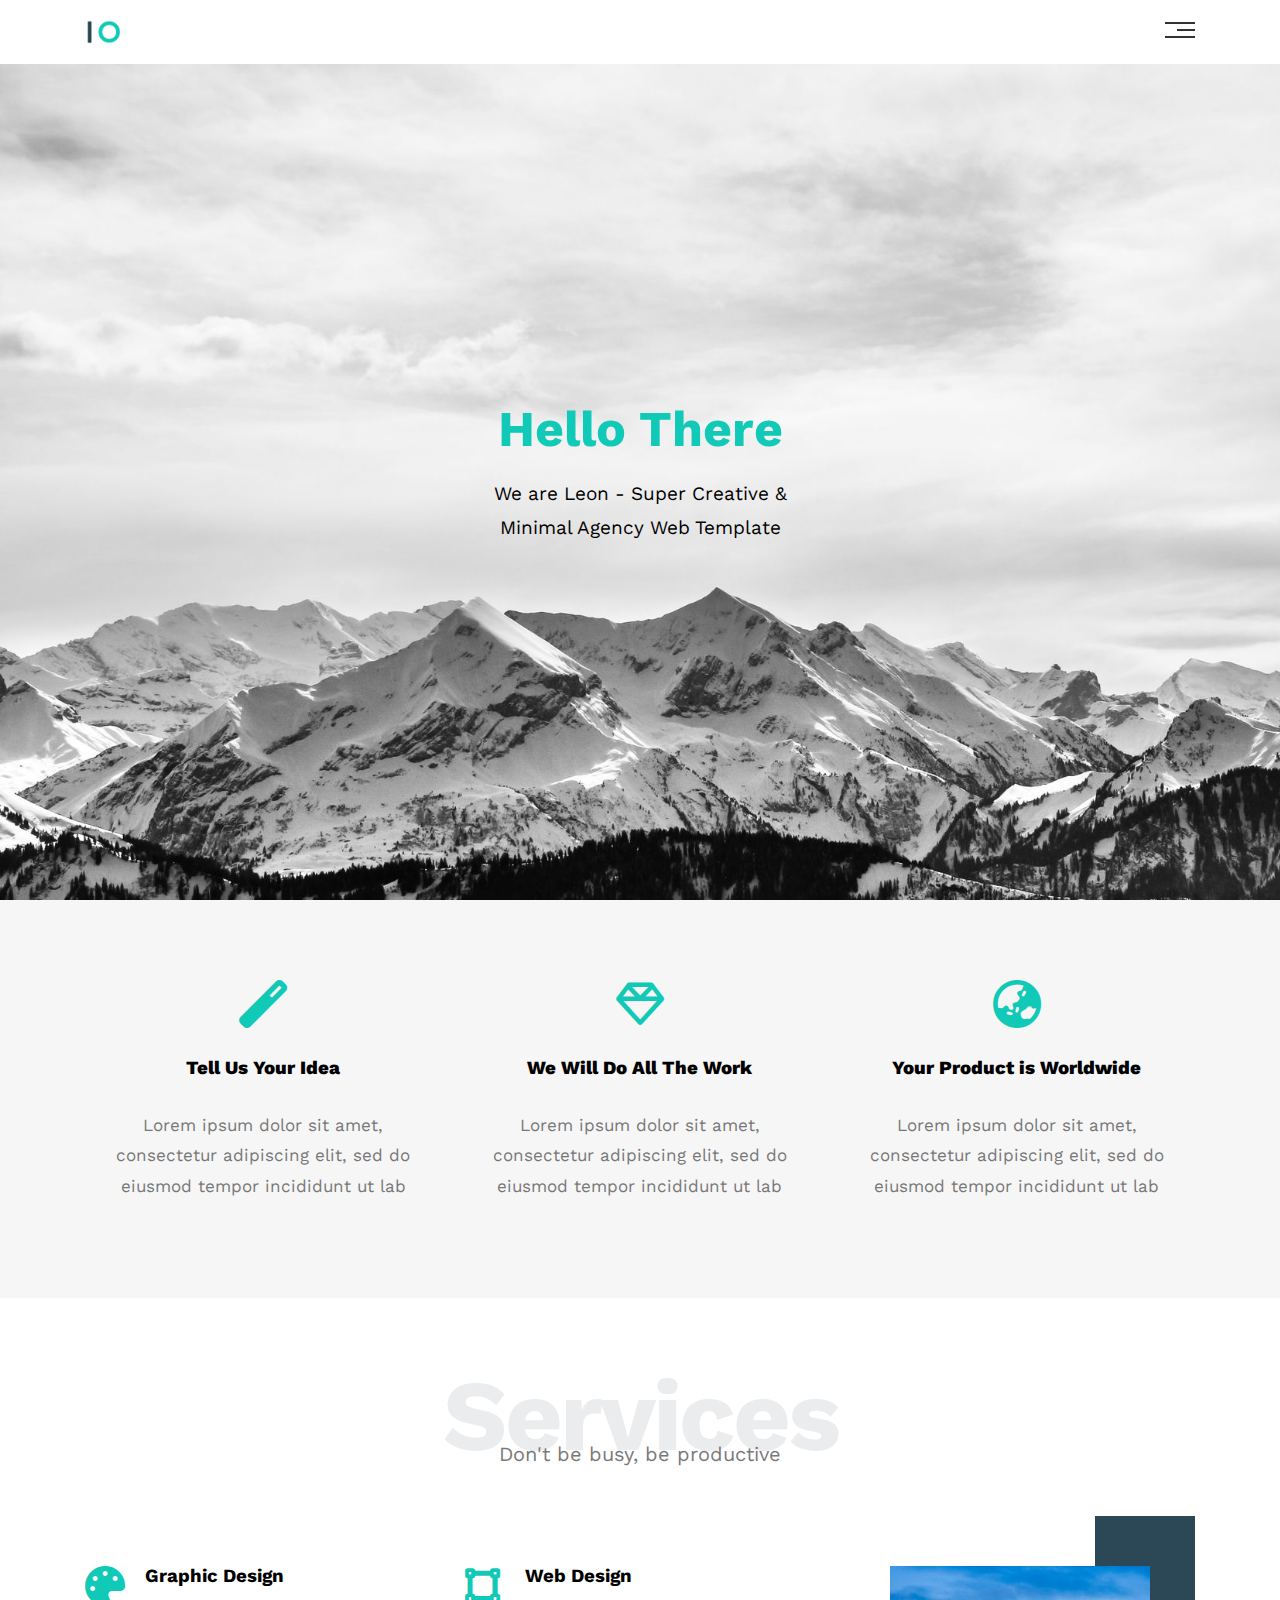
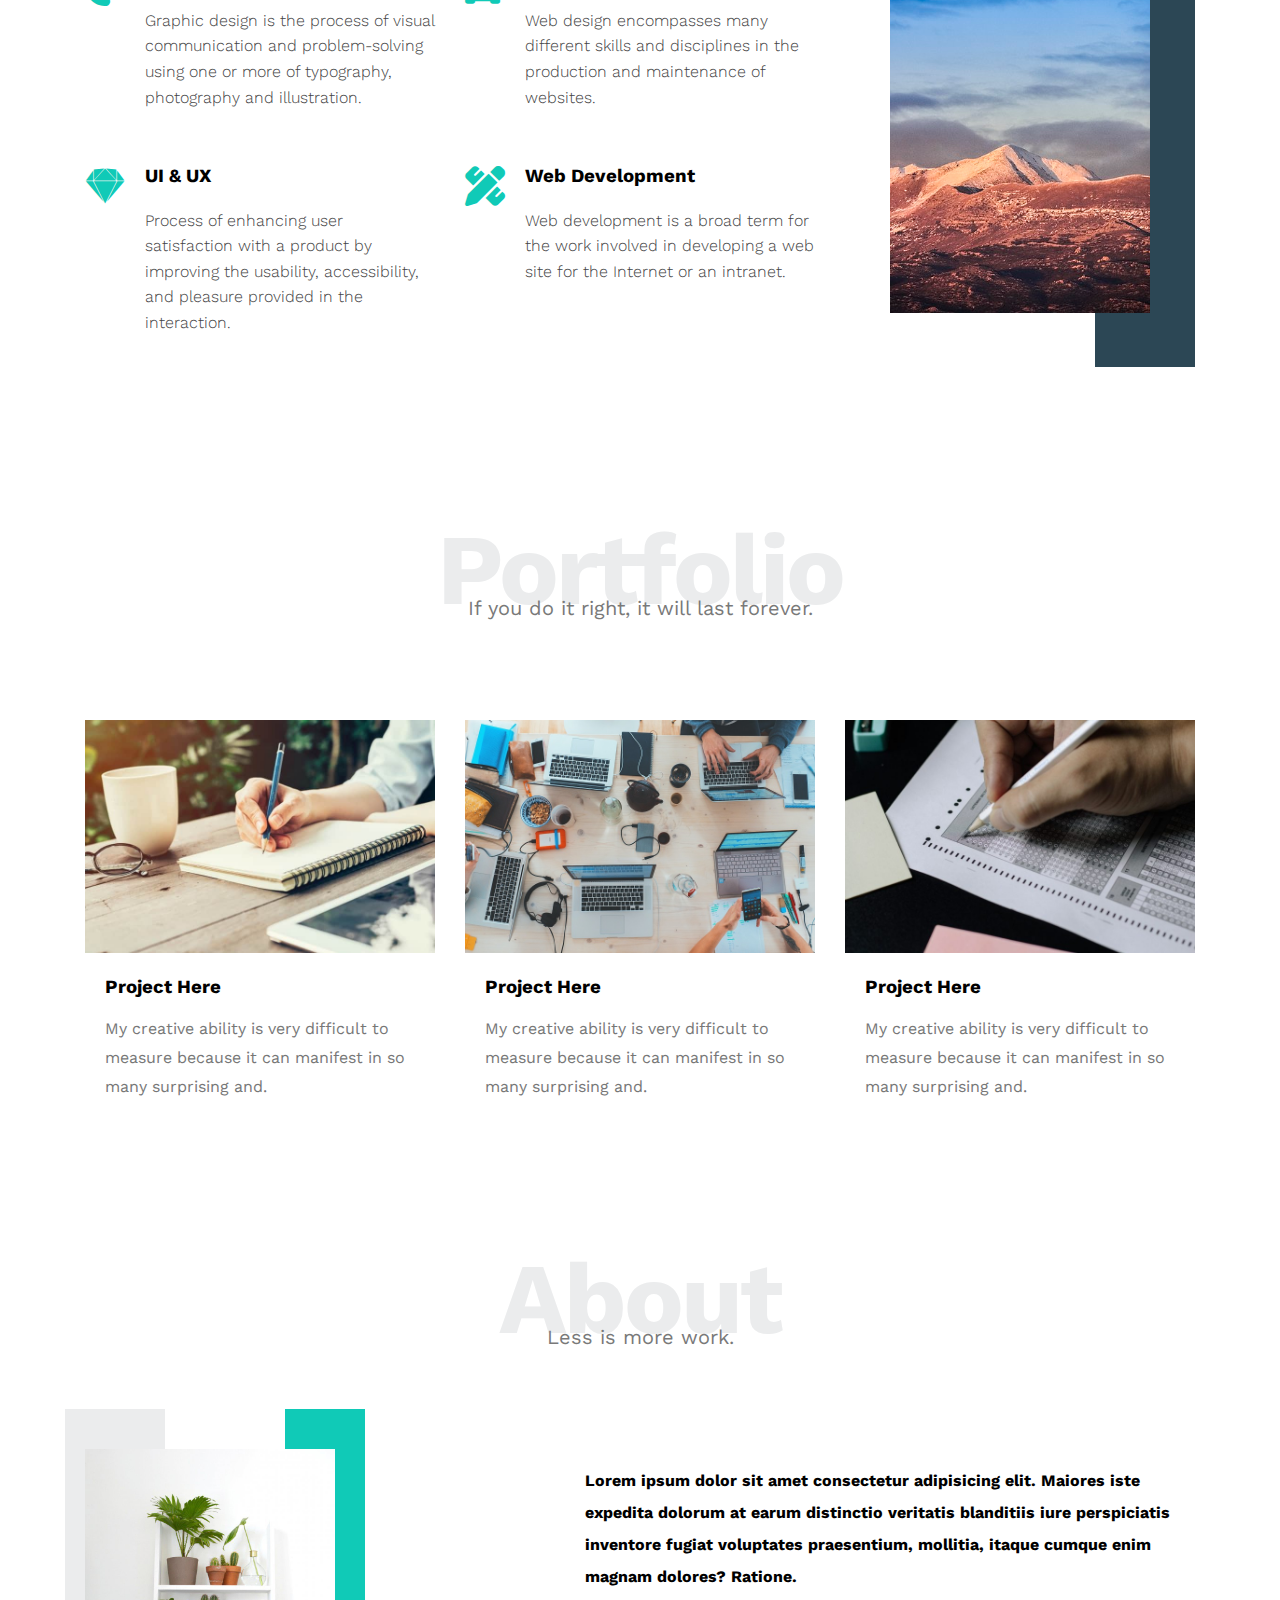
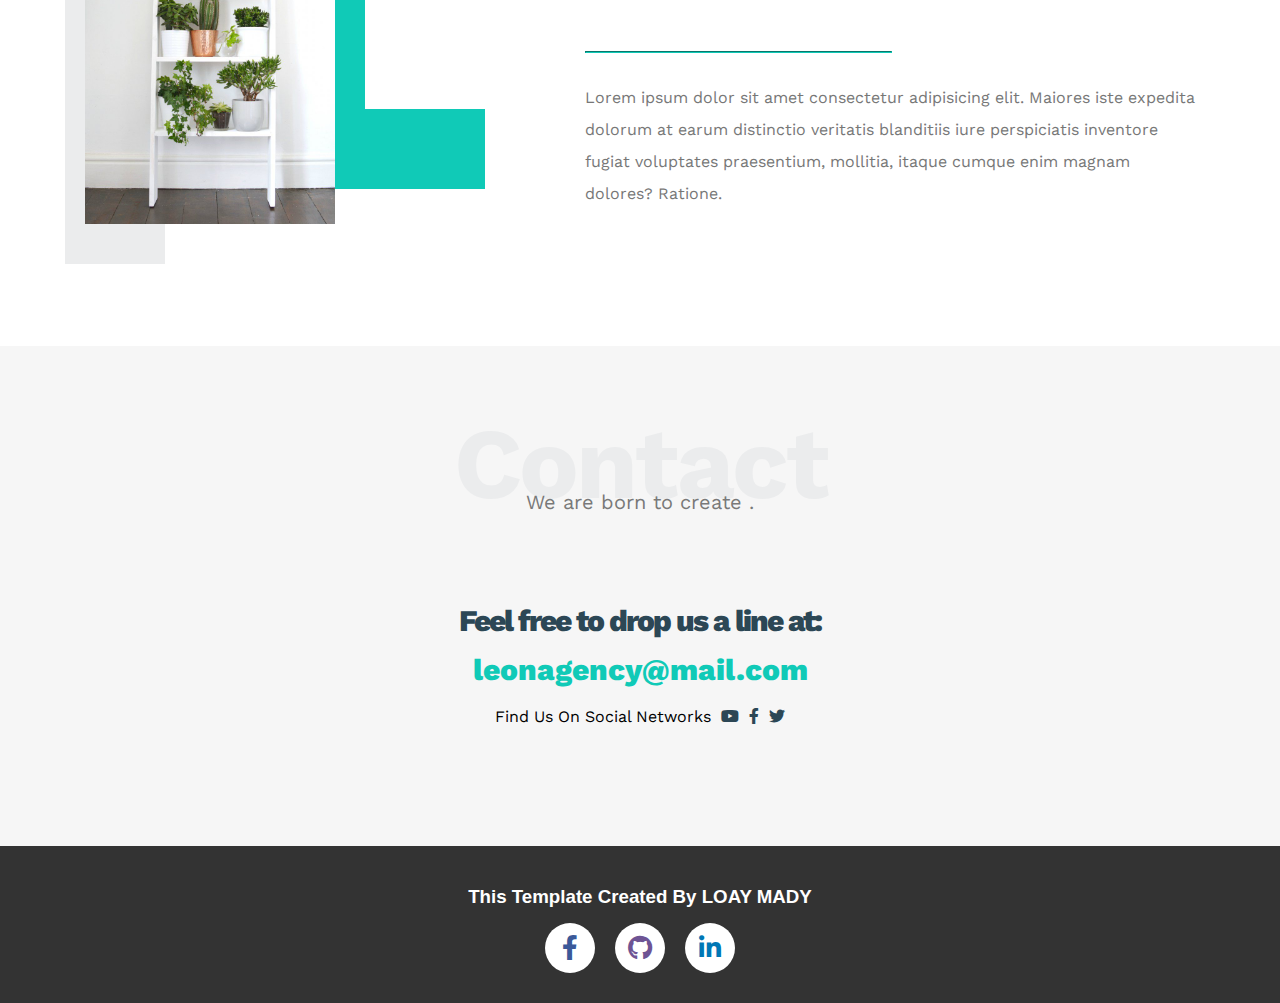
<file: HTML-CSS-Template-1/index.html>
<!DOCTYPE html>
<html lang="en">
  <head>
    <meta charset="UTF-8" />
    <meta name="viewport" content="width=device-width, initial-scale=1.0" />
    <title>Template 1</title>
    <link rel="stylesheet" href="css/index.css" />
    <link rel="stylesheet" href="css/normalize.css" />
    <link rel="stylesheet" href="css/all.min.css" />
    <link rel="preconnect" href="https://fonts.googleapis.com" />
    <link rel="preconnect" href="https://fonts.gstatic.com" crossorigin />
    <link
      href="https://fonts.googleapis.com/css2?family=Work+Sans:wght@200;300;400;500;600;700;800&display=swap"
      rel="stylesheet"
    />
  </head>
  <body>
    <div class="header">
      <div class="container">
        <img class="logo" src="images/logo.png" alt=" " />
        <div class="links">
          <spa class="icon">
            <span></span>
            <span></span>
            <span></span>
          </spa>
          <ul>
            <li><a href="#services">Services</a></li>
            <li><a href="#portfolio">Portfolio</a></li>
            <li><a href="#about">About</a></li>
            <li><a href="#contact">Contact</a></li>
          </ul>
        </div>
      </div>
    </div>
    <div class="landing">
      <div class="intro-text">
        <h1>Hello There</h1>
        <p>We are Leon - Super Creative & Minimal Agency Web Template</p>
      </div>
    </div>
    <!-- Start Features -->
    <div id="features" class="features">
      <div class="container grid-3">
        <div class="feat">
          <i class="fas fa-magic fa-3x"></i>
          <h3>Tell Us Your Idea</h3>
          <p>
            Lorem ipsum dolor sit amet, consectetur adipiscing elit, sed do
            eiusmod tempor incididunt ut lab
          </p>
        </div>
        <div class="feat">
          <i class="far fa-gem fa-3x"></i>
          <h3>We Will Do All The Work</h3>
          <p>
            Lorem ipsum dolor sit amet, consectetur adipiscing elit, sed do
            eiusmod tempor incididunt ut lab
          </p>
        </div>
        <div class="feat">
          <i class="fas fa-globe-asia fa-3x"></i>
          <h3>Your Product is Worldwide</h3>
          <p>
            Lorem ipsum dolor sit amet, consectetur adipiscing elit, sed do
            eiusmod tempor incididunt ut lab
          </p>
        </div>
      </div>
    </div>
    <!-- End Features -->
    <!-- Start Services -->
    <div id="services" class="services">
      <div class="container">
        <h2 class="Special-heading">Services</h2>
        <p>Don't be busy, be productive</p>
        <div class="services-content grid-3">
          <div class="col">
            <!--  two services -->
            <div class="srv">
              <i class="fa-solid fa-palette"></i>
              <div class="text">
                <h3>Graphic Design</h3>
                <p>
                  Graphic design is the process of visual communication and
                  problem-solving using one or more of typography, photography
                  and illustration.
                </p>
              </div>
            </div>

            <div class="srv">
              <i class="fa-brands fa-sketch"></i>
              <div class="text">
                <h3>UI &amp; UX</h3>
                <p>
                  Process of enhancing user satisfaction with a product by
                  improving the usability, accessibility, and pleasure provided
                  in the interaction.
                </p>
              </div>
            </div>
          </div>
          <div class="col">
            <!--  two services -->
            <div class="srv">
              <i class="fa-solid fa-vector-square"></i>
              <div class="text">
                <h3>Web Design</h3>
                <p>
                  Web design encompasses many different skills and disciplines
                  in the production and maintenance of websites.
                </p>
              </div>
            </div>
            <div class="srv">
              <i class="fa-solid fa-pen-ruler"></i>
              <div class="text">
                <h3>Web Development</h3>
                <p>
                  Web development is a broad term for the work involved in
                  developing a web site for the Internet or an intranet.
                </p>
              </div>
            </div>
          </div>
          <div class="col">
            <div class="image">
              <img src="images/services.jpg" alt="" />
            </div>
          </div>
        </div>
      </div>
    </div>
    <!-- End Services -->
    <!-- Start Portfolio -->
    <div id="portfolio" class="portfolio">
      <div class="container">
        <h2 class="Special-heading">Portfolio</h2>
        <p>If you do it right, it will last forever.</p>
        <div class="portfolio-content grid-3">
          <div class="col">
            <img src="images/portfolio-1.jpg" alt="" />
            <div class="content">
              <h3>Project Here</h3>
              <p>
                My creative ability is very difficult to measure because it can
                manifest in so many surprising and.
              </p>
            </div>
          </div>
          <div class="col">
            <img src="images/portfolio-2.jpg" alt="" />
            <div class="content">
              <h3>Project Here</h3>
              <p>
                My creative ability is very difficult to measure because it can
                manifest in so many surprising and.
              </p>
            </div>
          </div>
          <div class="col">
            <img src="images/portfolio-3.jpg" alt="" />
            <div class="content">
              <h3>Project Here</h3>
              <p>
                My creative ability is very difficult to measure because it can
                manifest in so many surprising and.
              </p>
            </div>
          </div>
        </div>
      </div>
    </div>
    <!-- End Portfolio -->
    <!-- Start About -->

    <div id="about" class="about">
      <div class="container">
        <h2 class="Special-heading">About</h2>
        <p>Less is more work.</p>
        <div class="about-content">
          <div class="image">
            <img src="images/about.jpg" alt="" />
          </div>
          <div class="text">
            <p class="up">
              Lorem ipsum dolor sit amet consectetur adipisicing elit. Maiores
              iste expedita dolorum at earum distinctio veritatis blanditiis
              iure perspiciatis inventore fugiat voluptates praesentium,
              mollitia, itaque cumque enim magnam dolores? Ratione.
            </p>
            <hr class="line" />
            <p class="down">
              Lorem ipsum dolor sit amet consectetur adipisicing elit. Maiores
              iste expedita dolorum at earum distinctio veritatis blanditiis
              iure perspiciatis inventore fugiat voluptates praesentium,
              mollitia, itaque cumque enim magnam dolores? Ratione.
            </p>
          </div>
        </div>
      </div>
    </div>
    <!-- End About -->
    <!-- Start Contact -->

    <div id="contact" class="contact">
      <div class="container">
        <h2 class="Special-heading">Contact</h2>
        <p>We are born to create .</p>
      </div>
      <div class="contact-content">
        <p class="label">Feel free to drop us a line at:</p>
        <a href="mailto:leonagency@mail.com?subject=Contact" class="link"
          >leonagency@mail.com</a
        >
        <div class="social">
          Find Us On Social Networks
          <i class="fa-brands fa-youtube"></i>
          <i class="fa-brands fa-facebook-f"></i>
          <i class="fa-brands fa-twitter"></i>
        </div>
      </div>
    </div>
    <!-- End Contact -->
    <!-- Start Footer -->
    <footer>
      <h3>This Template Created By LOAY MADY</h3>
      <div class="icons">
        <a
          href="https://www.facebook.com/loaymady/"
          title="Facebook"
          target="_blank"
          class="facebook"
        >
          <i class="fa-brands fa-facebook-f"></i>
        </a>

        <a
          href="https://github.com/loaymady"
          title="Github"
          target="_blank"
          class="github"
        >
          <i class="fa-brands fa-github"></i
        ></a>

        <a
          href="https://www.linkedin.com/in/loay-mady/"
          title="Linkedin"
          target="_blank"
          class="linkedin"
        >
          <i class="fa-brands fa-linkedin-in"></i>
        </a>
      </div>
    </footer>
    <!-- End Footer -->
  </body>
</html>
</file>
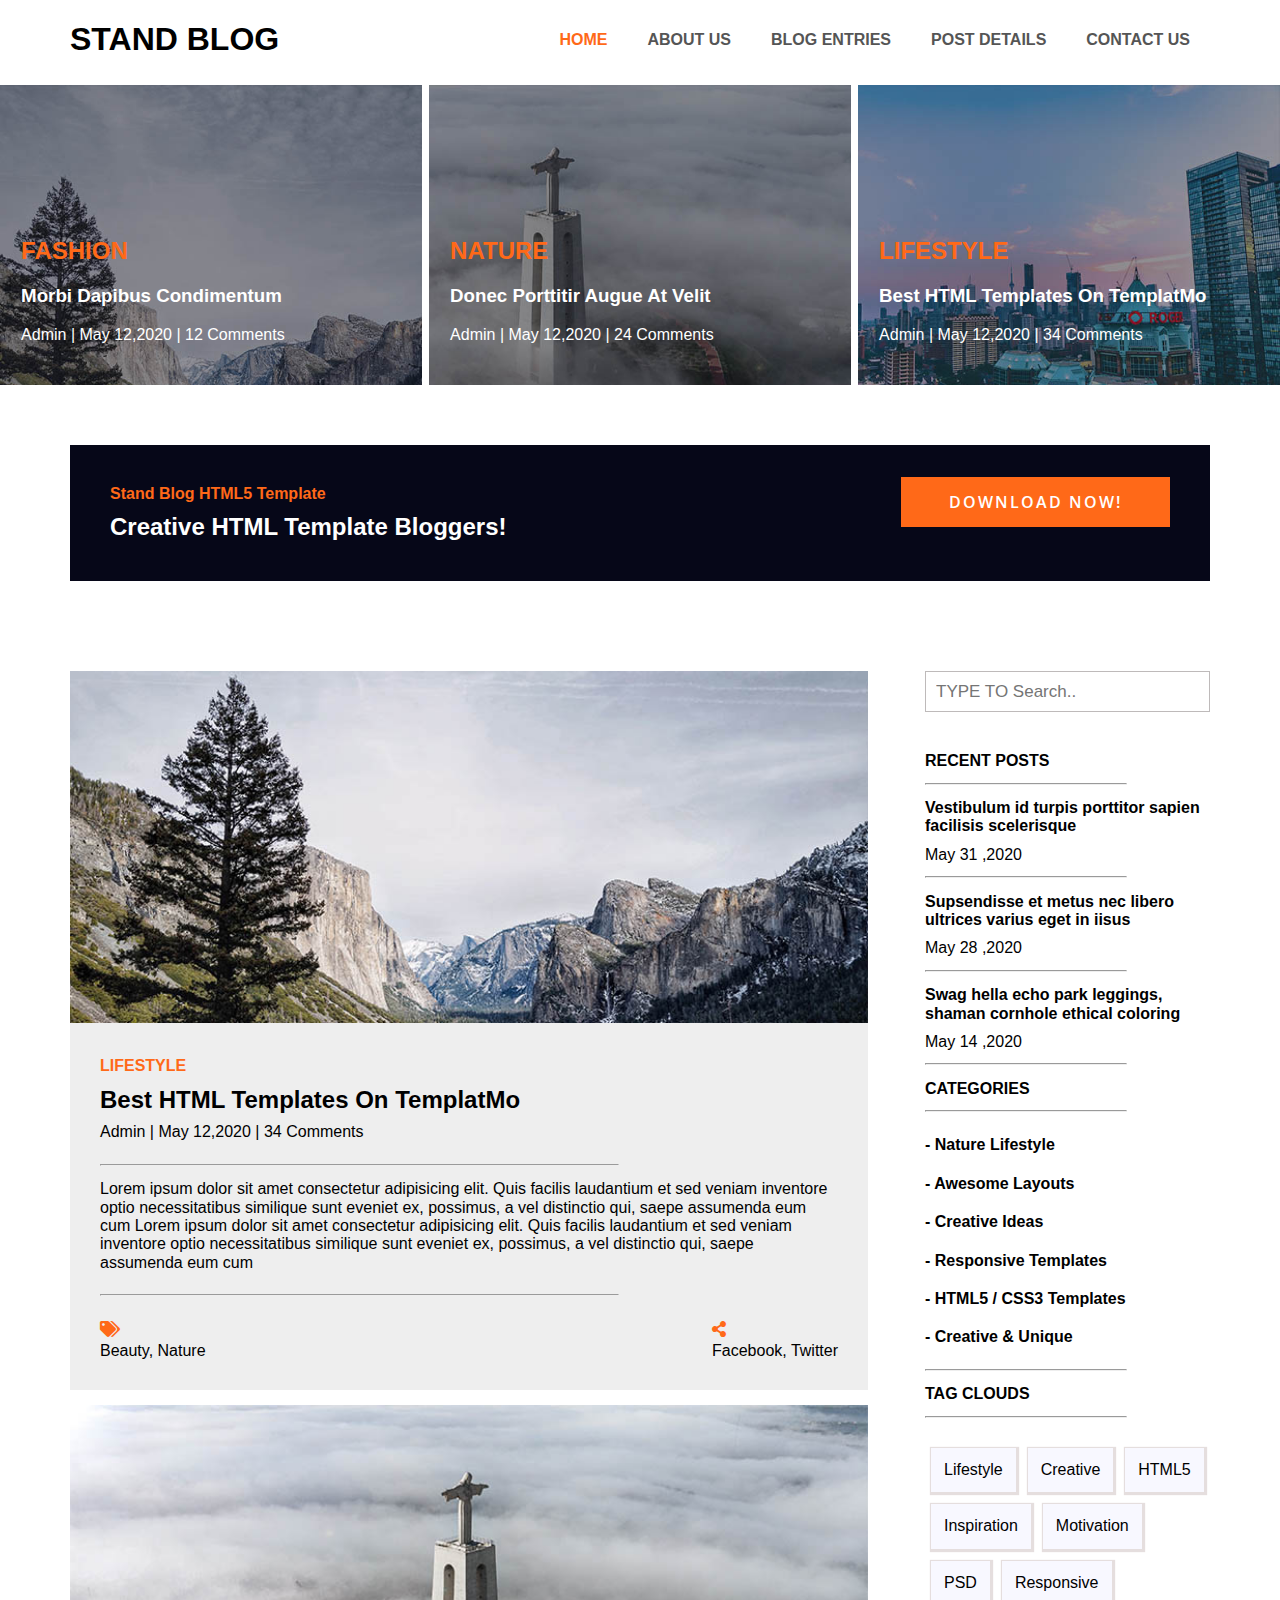
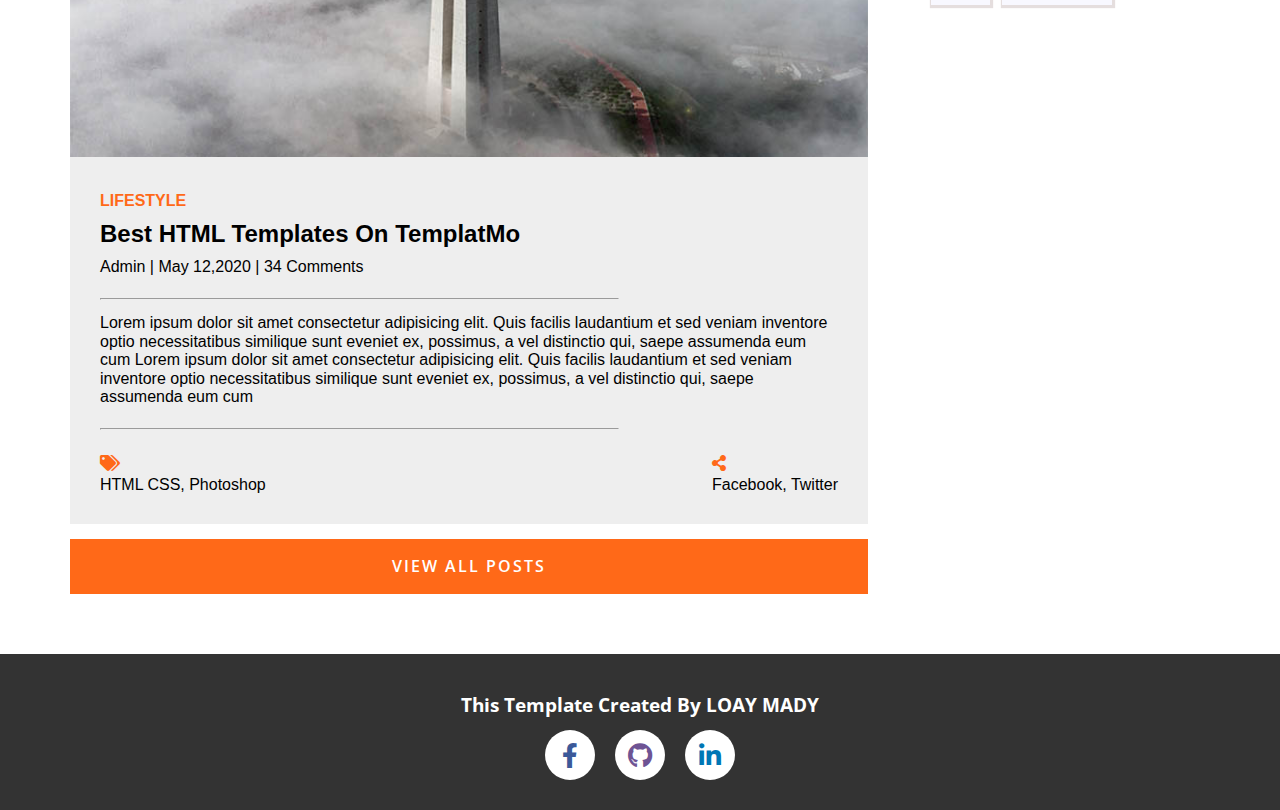
<file: HTML-CSS-Template-2/index.html>
<!DOCTYPE html>
<html lang="en">
  <head>
    <meta charset="UTF-8" />
    <meta http-equiv="X-UA-Compatible" content="IE=edge" />
    <meta name="viewport" content="width=device-width, initial-scale=1.0" />
    <title>Tempalte 2</title>
    <link rel="stylesheet" href="css/Normalize.css" />
    <link rel="stylesheet" href="css/all.min.css" />
    <link rel="stylesheet" href="css/style.css" />
    <link rel="preconnect" href="https://fonts.googleapis.com" />
    <link rel="preconnect" href="https://fonts.gstatic.com" crossorigin />
    <link
      href="https://fonts.googleapis.com/css2?family=Open+Sans:wght@300&family=Oswald:wght@500&family=Roboto:ital,wght@1,100&display=swap"
      rel="stylesheet"
    />
  </head>

  <body>
    <!--Start Header-->
    <div class="header">
      <div class="container">
        <h1 id="nav-title">STAND BLOG</h1>

        <ul>
          <li><a href="#" class="active">Home</a></li>
          <li><a href="#">ABOUT US</a></li>
          <li><a href="#">BLOG ENTRIES</a></li>
          <li><a href="#">POST DETAILS</a></li>
          <li><a href="#">CONTACT US</a></li>
        </ul>
      </div>
    </div>
    <!--End Header-->

    <!--Start landing-->
    <div class="landing">
      <div class="con">
        <div class="land1">
          <div class="landing-text">
            <h2 style="color: #ff6918">FASHION</h2>
            <h3>Morbi Dapibus Condimentum</h3>
            <p>Admin | May 12,2020 | 12 Comments</p>
          </div>
        </div>
        <div class="land2">
          <div class="landing-text">
            <h2 style="color: #ff6918">Nature</h2>
            <h3>Donec Porttitir Augue At Velit</h3>
            <p>Admin | May 12,2020 | 24 Comments</p>
          </div>
        </div>
        <div class="land3">
          <div class="landing-text">
            <h2 style="color: #ff6918">LIFESTYLE</h2>
            <h3>Best HTML Templates On TemplatMo</h3>
            <p>Admin | May 12,2020 | 34 Comments</p>
          </div>
        </div>
      </div>
    </div>
    <!--End landing-->

    <!--Start Container 2 -->
    <div class="container2">
      <div class="container">
        <div class="con">
          <div class="container2_text">
            <h4 style="color: #ff6918">Stand Blog HTML5 Template</h4>
            <h2>Creative HTML Template Bloggers!</h2>
          </div>

          <div>
            <a href="" class="readmoree">DOWNLOAD NOW!</a>
          </div>
        </div>
      </div>
    </div>
    <!--End Container 2 -->

    <!--Start Container 3 -->
    <div class="container3">
      <div class="container">
        <!--Start PART 1 -->

        <div class="part1">
          <div class="container3_main">
            <img src="images/blog-post-01.jpg" alt="" class="img" />
            <div class="part1_info">
              <h4 style="color: #ff6918">LIFESTYLE</h4>
              <h2>Best HTML Templates On TemplatMo</h2>
              <p>Admin | May 12,2020 | 34 Comments</p>
              <hr />
              <p id="parag">
                Lorem ipsum dolor sit amet consectetur adipisicing elit. Quis
                facilis laudantium et sed veniam inventore optio necessitatibus
                similique sunt eveniet ex, possimus, a vel distinctio qui, saepe
                assumenda eum cum Lorem ipsum dolor sit amet consectetur
                adipisicing elit. Quis facilis laudantium et sed veniam
                inventore optio necessitatibus similique sunt eveniet ex,
                possimus, a vel distinctio qui, saepe assumenda eum cum
              </p>
              <hr />
              <div id="flex_icons">
                <div>
                  <i class="fa-solid fa-tags"></i>
                  <div>Beauty, Nature</div>
                </div>
                <div class="icon2">
                  <i class="fa-solid fa-share-nodes"></i>
                  <div>Facebook, Twitter</div>
                </div>
              </div>
            </div>
          </div>
          <div class="container3_main">
            <img src="images/blog-post-02.jpg" alt="" class="img" />
            <div class="part1_info">
              <h4 style="color: #ff6918">LIFESTYLE</h4>
              <h2>Best HTML Templates On TemplatMo</h2>
              <p>Admin | May 12,2020 | 34 Comments</p>
              <hr />
              <p id="parag">
                Lorem ipsum dolor sit amet consectetur adipisicing elit. Quis
                facilis laudantium et sed veniam inventore optio necessitatibus
                similique sunt eveniet ex, possimus, a vel distinctio qui, saepe
                assumenda eum cum Lorem ipsum dolor sit amet consectetur
                adipisicing elit. Quis facilis laudantium et sed veniam
                inventore optio necessitatibus similique sunt eveniet ex,
                possimus, a vel distinctio qui, saepe assumenda eum cum
              </p>
              <hr />
              <div id="flex_icons">
                <div>
                  <i class="fa-solid fa-tags"></i>
                  <div>HTML CSS, Photoshop</div>
                </div>
                <div>
                  <i class="fa-solid fa-share-nodes"></i>
                  <div>Facebook, Twitter</div>
                </div>
              </div>
            </div>
          </div>
          <div>
            <a href="" class="sumbit">View all posts</a>
          </div>
        </div>
        <!--End PART 1 -->

        <!--Start PART 2 -->
        <div class="part2">
          <input type="text" placeholder="TYPE TO Search.." id="search" />
          <h4>RECENT POSTS</h4>
          <hr />
          <h4>Vestibulum id turpis porttitor sapien facilisis scelerisque</h4>
          <p id="para">May 31 ,2020</p>
          <hr />
          <h4>Supsendisse et metus nec libero ultrices varius eget in iisus</h4>
          <p id="para">May 28 ,2020</p>
          <hr />
          <h4>
            Swag hella echo park leggings, shaman cornhole ethical coloring
          </h4>
          <p id="para">May 14 ,2020</p>
          <hr />
          <h4>CATEGORIES</h4>
          <hr />
          <dl>
            <dd>- Nature Lifestyle</dd>
            <dd>- Awesome Layouts</dd>
            <dd>- Creative Ideas</dd>
            <dd>- Responsive Templates</dd>
            <dd>- HTML5 / CSS3 Templates</dd>
            <dd>- Creative & Unique</dd>
          </dl>
          <hr />
          <h4>TAG CLOUDS</h4>
          <hr />
          <div class="flex2">
            <div>Lifestyle</div>
            <div>Creative</div>
            <div>HTML5</div>
            <div>Inspiration</div>
            <div>Motivation</div>
            <div>PSD</div>
            <div>Responsive</div>
          </div>
        </div>
        <!--End PART 2 -->
      </div>
    </div>
    <!----End Container 3 -->

    <!--Start Footer-->
    <footer>
      <h3>This Template Created By LOAY MADY</h3>
      <div class="icons">
        <a
          href="https://www.facebook.com/loaymady/"
          title="Facebook"
          target="_blank"
          class="facebook"
        >
          <i class="fa-brands fa-facebook-f"></i>
        </a>
        <a
          href="https://github.com/loaymady"
          title="Github"
          target="_blank"
          class="github"
        >
          <i class="fa-brands fa-github"></i
        ></a>
        <a
          href="https://www.linkedin.com/in/loay-mady/"
          title="Linkedin"
          target="_blank"
          class="linkedin"
        >
          <i class="fa-brands fa-linkedin-in"></i>
        </a>
      </div>
    </footer>
    <!--End Footer-->
  </body>
</html>
</file>
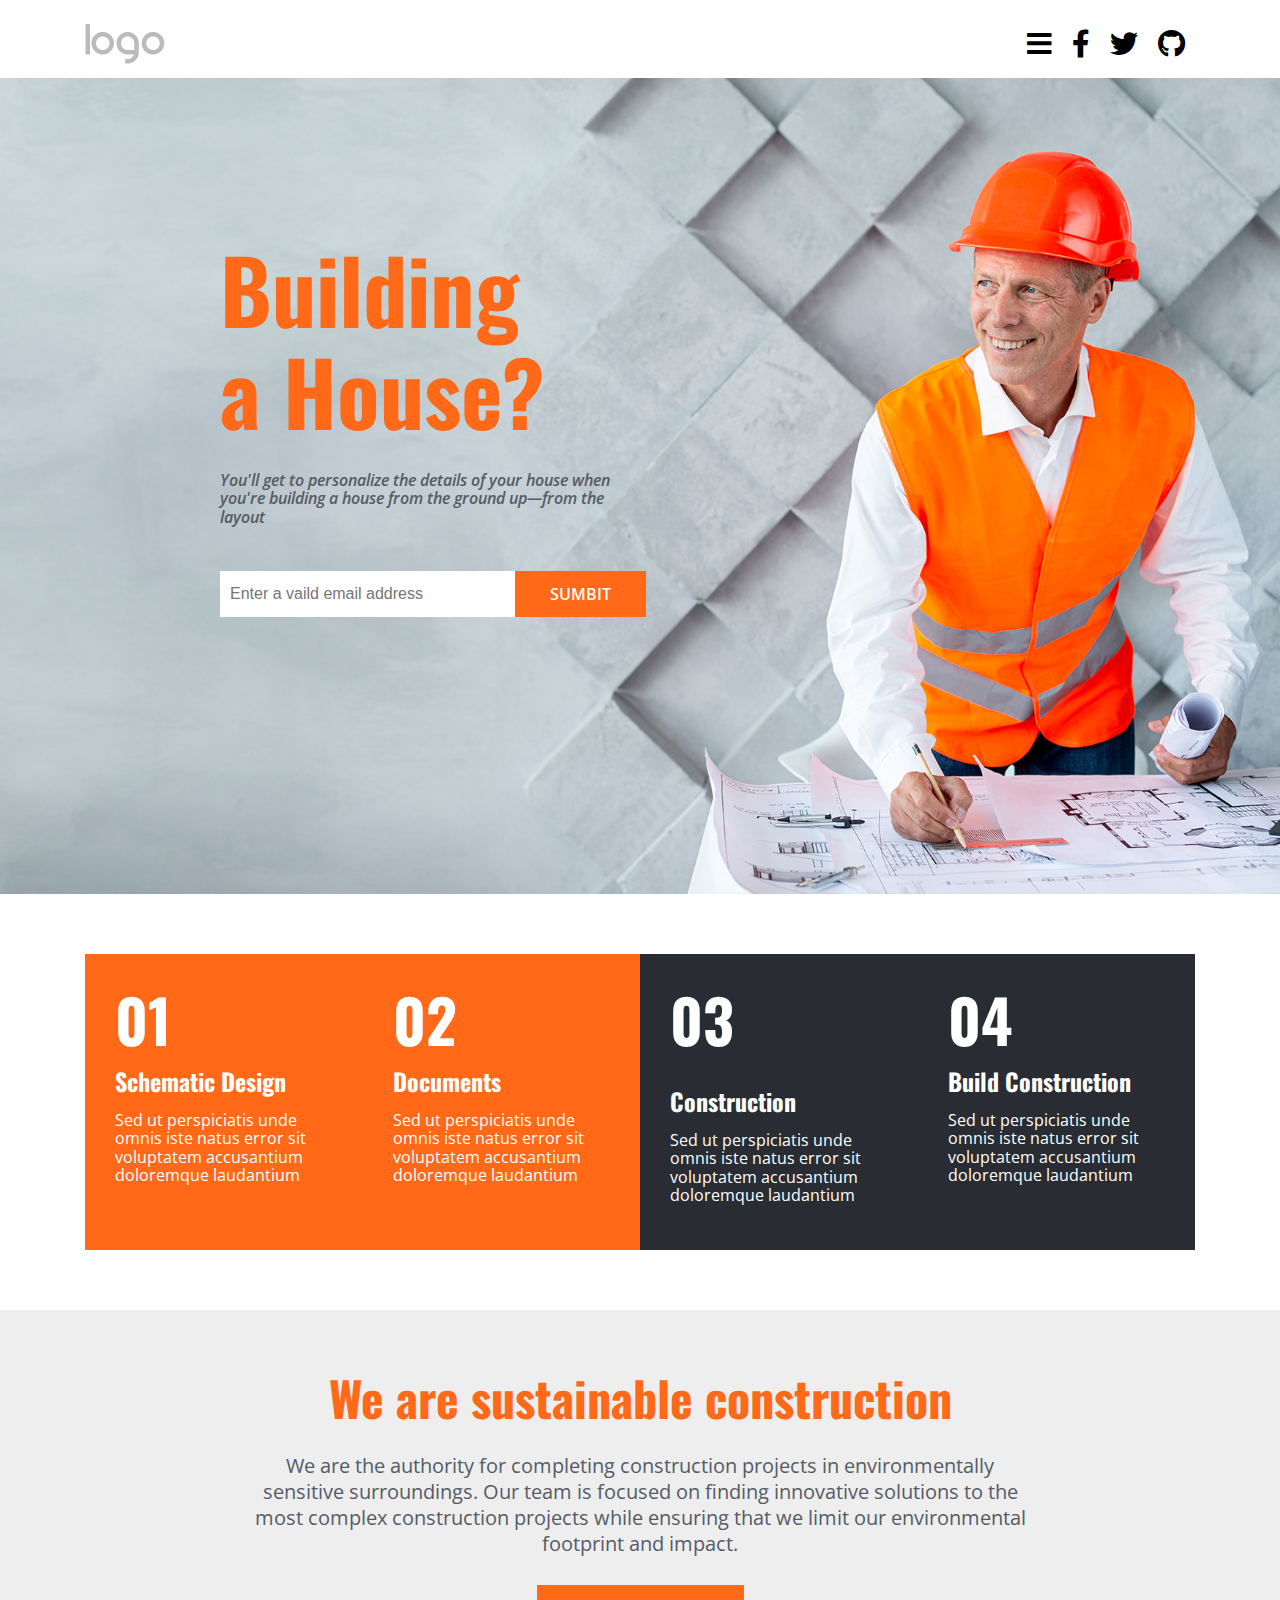
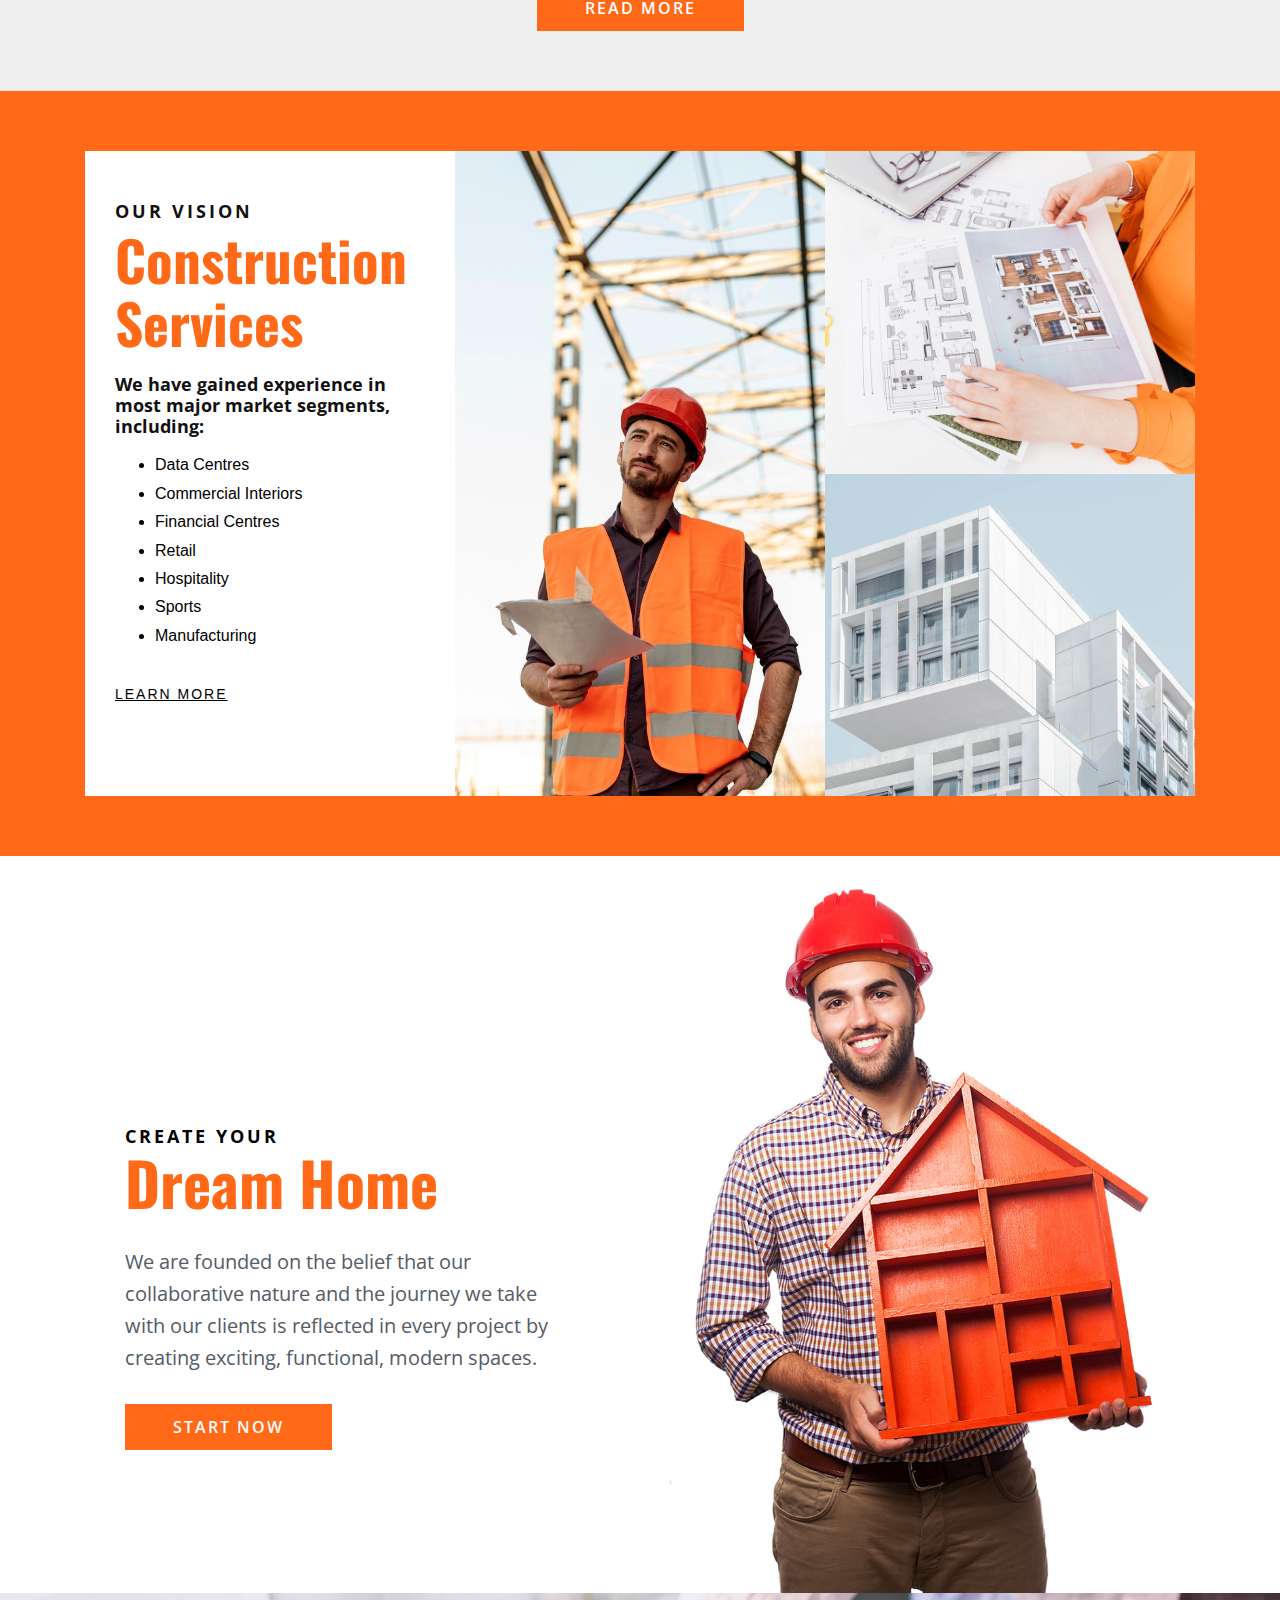
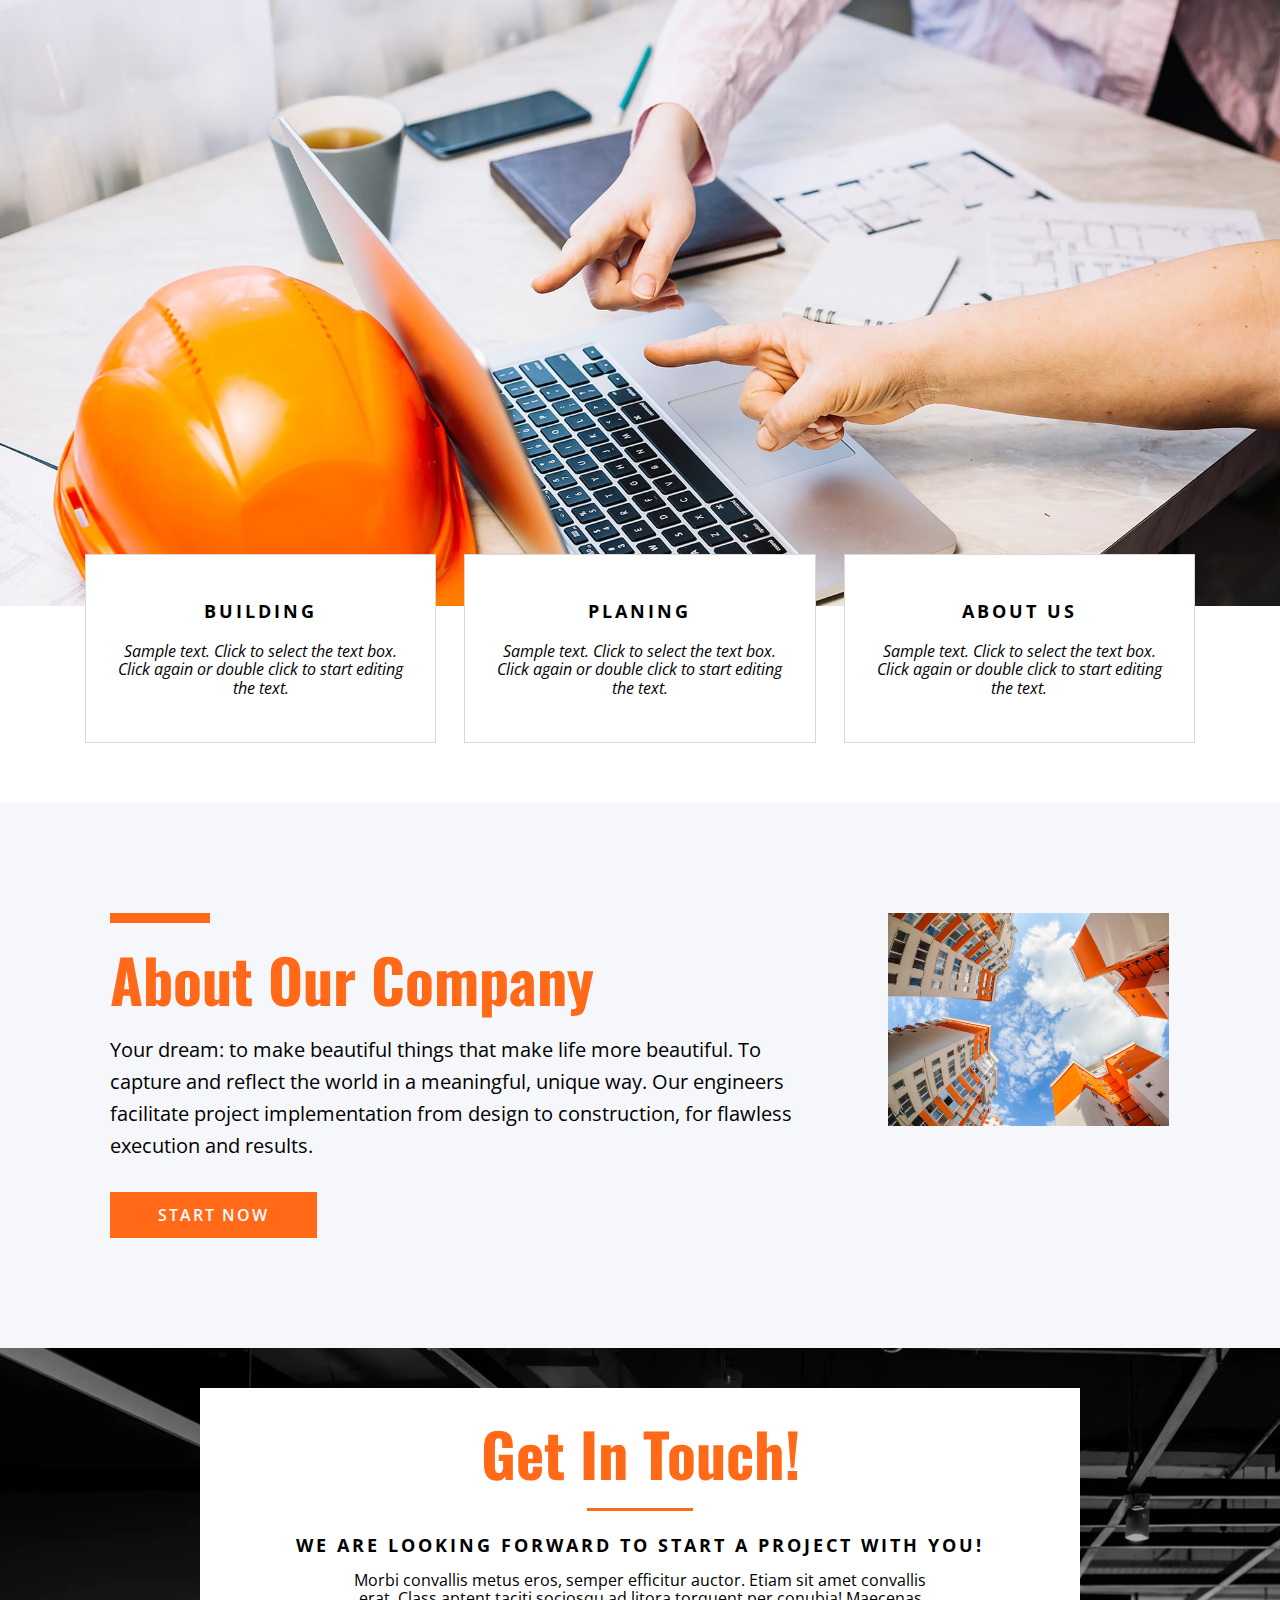
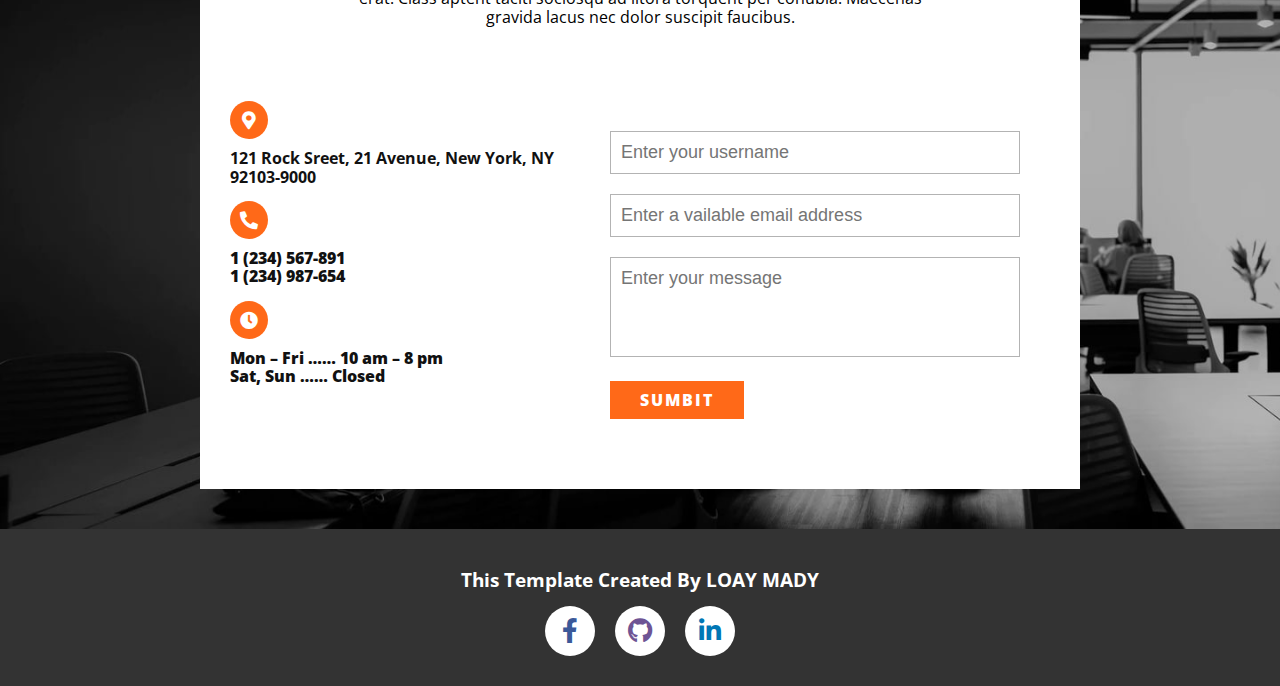
<file: HTML-CSS-Template-3/index.html>
<!DOCTYPE html>
<html lang="en">
  <head>
    <meta charset="UTF-8" />
    <meta http-equiv="X-UA-Compatible" content="IE=edge" />
    <meta name="viewport" content="width=device-width, initial-scale=1.0" />
    <title>Template 3</title>
    <link rel="stylesheet" href="css/normalize.css" />
    <link rel="stylesheet" href="css/all.min.css" />
    <link rel="stylesheet" href="css/style.css" />
    <link rel="preconnect" href="https://fonts.gstatic.com" crossorigin />
    <link
      href="https://fonts.googleapis.com/css2?family=Open+Sans:wght@300&family=Oswald:wght@500&family=Roboto:ital,wght@1,100&display=swap"
      rel="stylesheet"
    />
  </head>

  <body>
    <div class="nav">
      <div class="container">
        <img src="images/logo.png" class="logo" />

        <ul class="nav-">
          <li>
            <i class="fas fa-bars"></i>
          </li>
          <li>
            <i class="fab fa-facebook-f"></i>
          </li>
          <li>
            <i class="fab fa-twitter"></i>
          </li>
          <li>
            <i class="fab fa-github"></i>
          </li>
        </ul>
      </div>
    </div>

    <section class="landing">
      <div class="landing-text">
        <h1>Building<br />a House?</h1>
        <p>
          You'll get to personalize the details of your house when you're
          building a house from the ground up—from the layout
        </p>
        <div class="landing-form">
          <input
            type="email"
            placeholder="Enter a vaild email address"
            name="email"
          />
          <button type="submit">SUMBIT</button>
        </div>
      </div>
    </section>

    <div class="items">
      <div class="container">
        <div class="item">
          <h2>01</h2>
          <h4>Schematic Design</h4>
          <p>
            Sed ut perspiciatis unde omnis iste natus error sit voluptatem
            accusantium doloremque laudantium
          </p>
          <a href="" class="icon-arrow-circle-right"> </a>
        </div>

        <div class="item">
          <h2>02</h2>
          <h4>Documents</h4>
          <p>
            Sed ut perspiciatis unde omnis iste natus error sit voluptatem
            accusantium doloremque laudantium
          </p>
          <a href="" class="icon-arrow-circle-right"> </a>
        </div>

        <div class="item">
          <h2 style="margin: 0">03</h2>
          <h4 style="margin: 20px 0px 0px">Construction</h4>
          <p>
            Sed ut perspiciatis unde omnis iste natus error sit voluptatem
            accusantium doloremque laudantium
          </p>
          <a href="" class="icon-arrow-circle-right"> </a>
        </div>

        <div class="item">
          <h2>04</h2>
          <h4>Build Construction</h4>
          <p>
            Sed ut perspiciatis unde omnis iste natus error sit voluptatem
            accusantium doloremque laudantium
          </p>
          <a href="" class="icon-arrow-circle-right"> </a>
        </div>
      </div>
    </div>

    <div class="container3">
      <h2>We are sustainable construction</h2>
      <p>
        We are the authority for completing construction projects in
        environmentally sensitive surroundings. Our team is focused on finding
        innovative solutions to the most complex construction projects while
        ensuring that we limit our environmental footprint and impact.
      </p>
      <div><a href="" class="readmoree">read more</a></div>
    </div>

    <!-- Start Container 4-->

    <div class="container4">
      <div class="container">
        <div class="container4-text">
          <h5>OUR VISION</h5>
          <h1>Construction<br />Services</h1>
          <p>
            We have gained experience in most major market segments, including:
          </p>
          <ul>
            <li>Data Centres</li>
            <li>Commercial Interiors</li>
            <li>Financial Centres</li>
            <li>Retail</li>
            <li>Hospitality</li>
            <li>Sports</li>
            <li>Manufacturing</li>
          </ul>

          <a href="" class="readmore">LEARN MORE</a>
        </div>

        <div>
          <div class="containers4_image1"></div>
        </div>

        <div class="containers4_images2">
          <div class="img1"></div>
          <div class="img2"></div>
        </div>
      </div>
    </div>

    <!-- End Container 4-->

    <!-- Start Container 5-->

    <div class="container5">
      <div class="container">
        <div class="container5-info">
          <h5>CREATE YOUR</h5>
          <h2>Dream Home</h2>
          <p>
            We are founded on the belief that our collaborative nature and the
            journey we take with our clients is reflected in every project by
            creating exciting, functional, modern spaces.
          </p>

          <a href="" class="readmoree">START NOW</a>
        </div>

        <div>
          <div class="container5-image"></div>
        </div>
      </div>
    </div>
    <!-- End Container 5-->

    <!-- Start Container 6-->
    <div class="container6">
      <div>
        <div class="container6-image"></div>
      </div>

      <div class="container">
        <div class="container6-info">
          <div class="icon-home"></div>
          <h5>BUILDING</h5>
          <p>
            Sample text. Click to select the text box. Click again or double
            click to start editing the text.
          </p>
        </div>
        <div class="container6-info">
          <div class="icon-tasks"></div>
          <h5>PLANING</h5>
          <p>
            Sample text. Click to select the text box. Click again or double
            click to start editing the text.
          </p>
        </div>
        <div class="container6-info">
          <div class="icon-line-chart"></div>
          <h5>ABOUT US</h5>
          <p>
            Sample text. Click to select the text box. Click again or double
            click to start editing the text.
          </p>
        </div>
      </div>
    </div>
    <!-- End Container 6-->

    <!-- Start Container 7 -->
    <div class="container7">
      <div class="con">
        <div class="container7-info">
          <div id="line"></div>
          <h2 style="color: #ff6918">About Our Company</h2>
          <p>
            Your dream: to make beautiful things that make life more beautiful.
            To capture and reflect the world in a meaningful, unique way. Our
            engineers facilitate project implementation from design to
            construction, for flawless execution and results.
          </p>
          <div>
            <a href="" class="readmoree">START NOW</a>
          </div>
        </div>

        <div class="container7-image"></div>
      </div>
    </div>
    <!-- End Container 7 -->

    <!-- Start Container 8 -->
    <div class="container8">
      <div class="container8-table">
        <div class="container8-text">
          <h2>Get In Touch!</h2>
          <div id="line2"></div>
          <h5>WE ARE LOOKING FORWARD TO START A PROJECT WITH YOU!</h5>
          <p>
            Morbi convallis metus eros, semper efficitur auctor. Etiam sit amet
            convallis erat. Class aptent taciti sociosqu ad litora torquent per
            conubia! Maecenas gravida lacus nec dolor suscipit faucibus.
          </p>
        </div>

        <div class="container8-info">
          <div class="container8-info-text">
            <div class="icon">
              <i class="fas fa-map-marker-alt"></i>
            </div>
            <p style="font-weight: 700; color: #111111">
              121 Rock Sreet, 21 Avenue, New York, NY 92103-9000
            </p>

            <div class="icon">
              <i class="fas fa-phone-alt"></i>
            </div>
            <p style="font-weight: 900; color: #111111">
              1 (234) 567-891<br />
              1 (234) 987-654
            </p>

            <div class="icon">
              <i class="fas fa-clock"></i>
            </div>
            <p style="font-weight: 900; color: #111111">
              Mon – Fri …… 10 am – 8 pm<br />Sat, Sun …… Closed
            </p>
          </div>

          <div class="container8-info-form">
            <div>
              <input type="username" placeholder="Enter your username" />
            </div>
            <div>
              <input
                type="email"
                placeholder="Enter a vailable email address"
              />
            </div>
            <div>
              <textarea
                placeholder="Enter your message"
                rows=""
                cols=""
                class="textareaa"
              ></textarea>
            </div>
            <div><a href="" class="sumbit">sumbit</a></div>
          </div>
        </div>
      </div>
    </div>
    <!-- End Container 8 -->

    <!-- Start Footer -->
    <footer>
      <h3>This Template Created By LOAY MADY</h3>
      <div class="icons">
        <a
          href="https://www.facebook.com/loaymady/"
          title="Facebook"
          target="_blank"
          class="facebook"
        >
          <i class="fab fa-facebook-f"></i>
        </a>

        <a
          href="https://github.com/loaymady"
          title="Github"
          target="_blank"
          class="github"
        >
          <i class="fab fa-github"></i>
        </a>

        <a
          href="https://www.linkedin.com/in/loay-mady/"
          title="Linkedin"
          target="_blank"
          class="linkedin"
        >
          <i class="fab fa-linkedin-in"></i>
        </a>
      </div>
    </footer>
    <!-- End Footer -->
  </body>
</html>
</file>
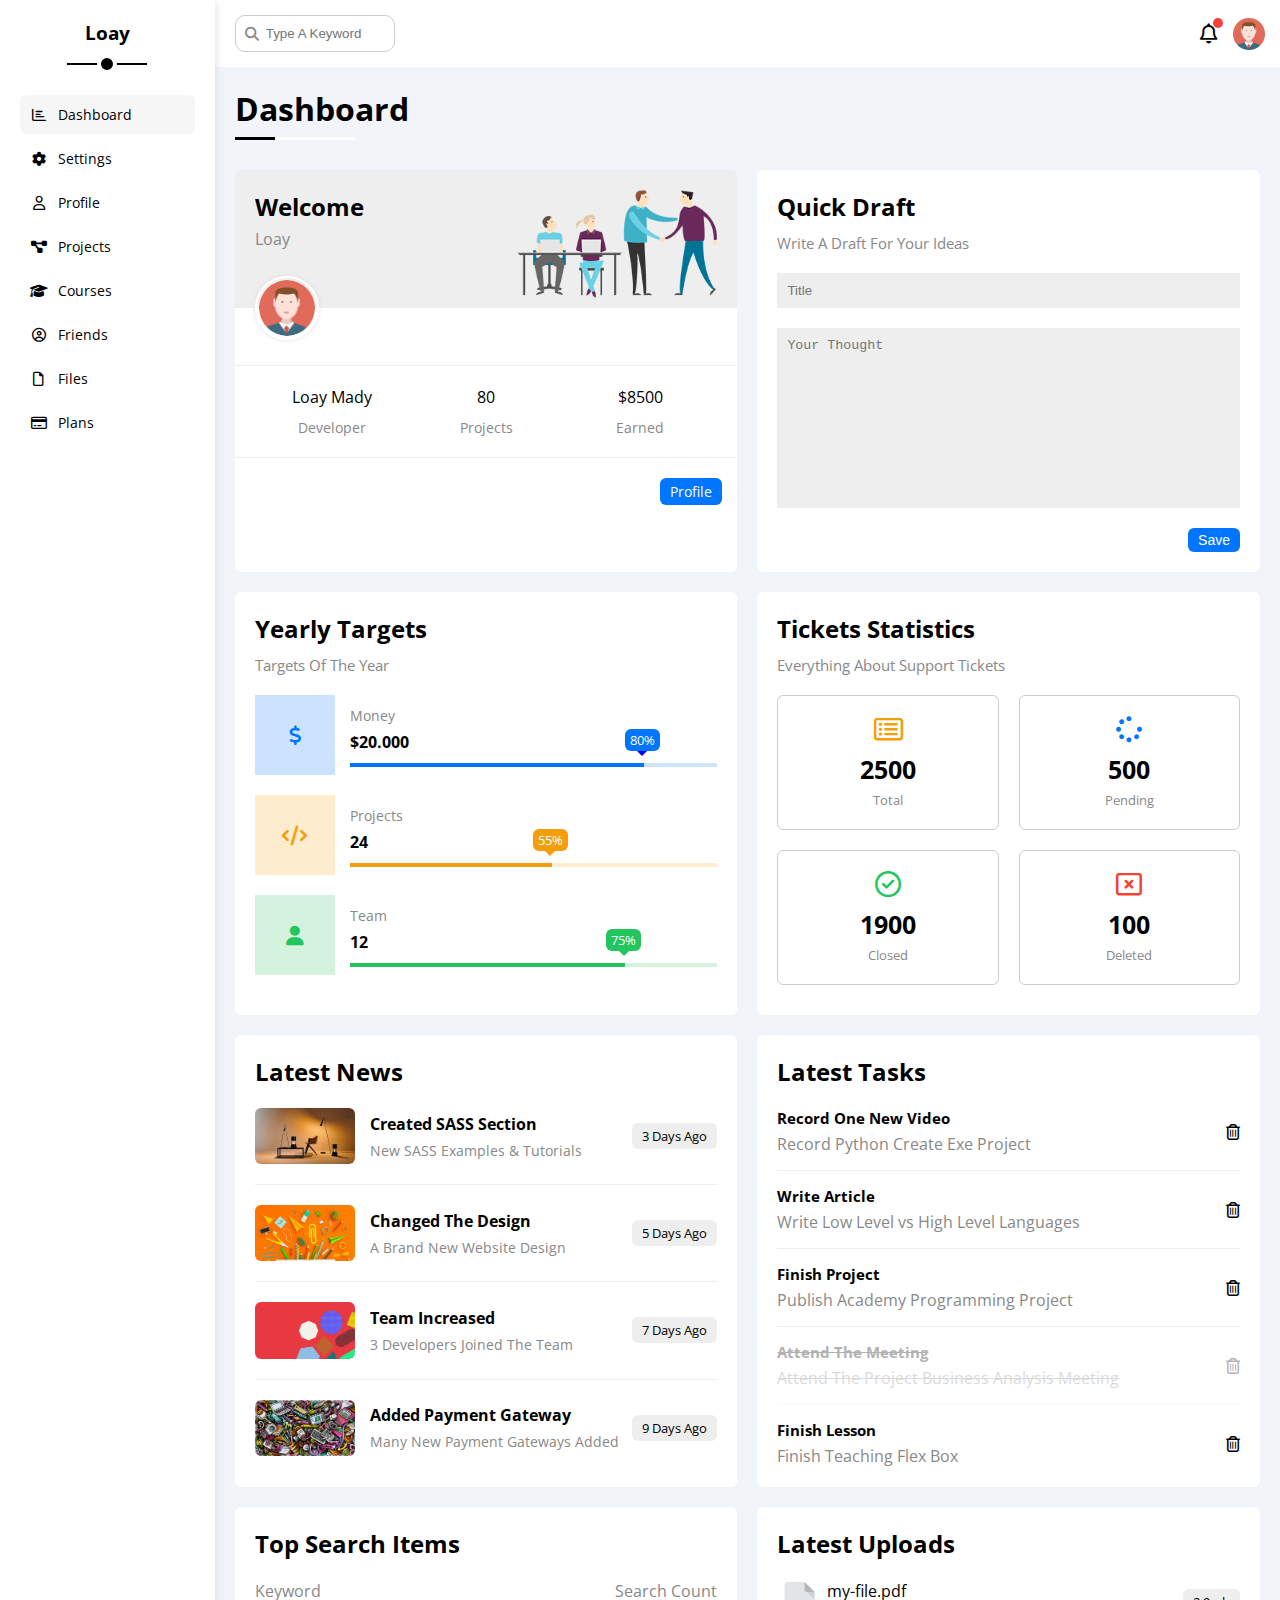
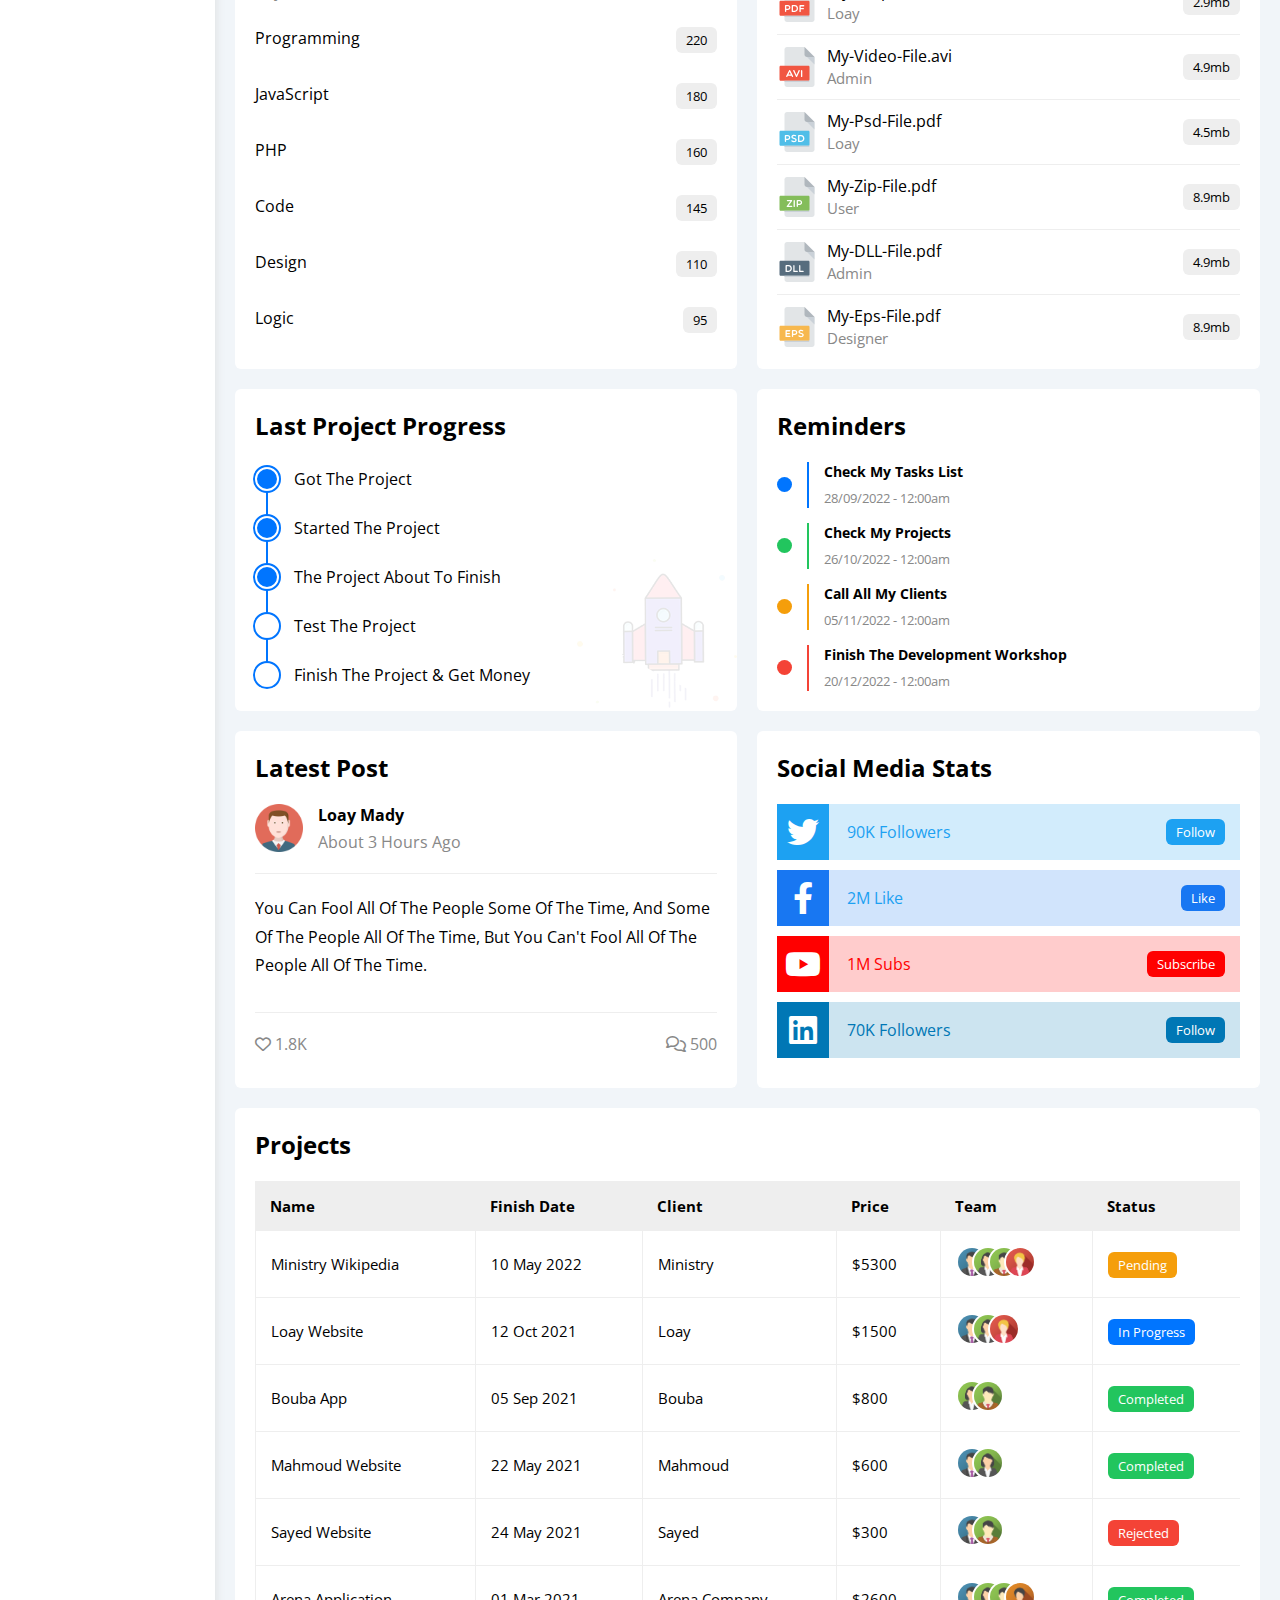
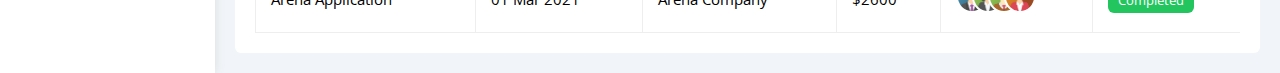
<file: HTML-CSS-Template-5/index.html>
<!DOCTYPE html>
<html lang="en">
  <head>
    <meta charset="UTF-8" />
    <meta name="viewport" content="width=device-width, initial-scale=1.0" />
    <title>Dashboard</title>
    <link rel="stylesheet" href="css/all.min.css" />
    <link rel="stylesheet" href="css/framework.css" />
    <link rel="stylesheet" href="css/master.css" />
    <link rel="preconnect" href="https://fonts.googleapis.com" />
    <link rel="preconnect" href="https://fonts.gstatic.com" crossorigin="" />
    <link
      href="https://fonts.googleapis.com/css2?family=Open+Sans:wght@300;500&display=swap"
      rel="stylesheet"
    />
  </head>
  <body>
    <div class="page d-flex">
      <div class="sidebar bg-white p-20 p-relative">
        <h3 class="p-relative txt-c mt-0">Loay</h3>
        <ul>
          <li>
            <a
              class="active d-flex align-center fs-14 c-black rad-6 p-10"
              href="index.html"
            >
              <i class="fa-regular fa-chart-bar fa-fw"></i>
              <span>Dashboard</span>
            </a>
          </li>
          <li>
            <a
              class="d-flex align-center fs-14 c-black rad-6 p-10"
              href="settings.html"
            >
              <i class="fa-solid fa-gear fa-fw"></i>
              <span>Settings</span>
            </a>
          </li>
          <li>
            <a
              class="d-flex align-center fs-14 c-black rad-6 p-10"
              href="profile.html"
            >
              <i class="fa-regular fa-user fa-fw"></i>
              <span>Profile</span>
            </a>
          </li>
          <li>
            <a
              class="d-flex align-center fs-14 c-black rad-6 p-10"
              href="projects.html"
            >
              <i class="fa-solid fa-diagram-project fa-fw"></i>
              <span>Projects</span>
            </a>
          </li>
          <li>
            <a
              class="d-flex align-center fs-14 c-black rad-6 p-10"
              href="courses.html"
            >
              <i class="fa-solid fa-graduation-cap fa-fw"></i>
              <span>Courses</span>
            </a>
          </li>
          <li>
            <a
              class="d-flex align-center fs-14 c-black rad-6 p-10"
              href="friends.html"
            >
              <i class="fa-regular fa-circle-user fa-fw"></i>
              <span>Friends</span>
            </a>
          </li>
          <li>
            <a
              class="d-flex align-center fs-14 c-black rad-6 p-10"
              href="files.html"
            >
              <i class="fa-regular fa-file fa-fw"></i>
              <span>Files</span>
            </a>
          </li>
          <li>
            <a
              class="d-flex align-center fs-14 c-black rad-6 p-10"
              href="plans.html"
            >
              <i class="fa-regular fa-credit-card fa-fw"></i>
              <span>Plans</span>
            </a>
          </li>
        </ul>
      </div>
      <div class="content flow-hidden w-full">
        <!-- Start Head -->
        <div class="head bg-white p-15 between-flex">
          <div class="search p-relative">
            <input class="p-10" type="search" placeholder="Type A Keyword" />
          </div>
          <div class="icons d-flex align-center">
            <span class="notification p-relative">
              <i class="fa-regular fa-bell fa-lg"></i>
            </span>
            <img src="images/avatar.png" alt="" />
          </div>
        </div>
        <!-- End Head -->
        <h1 class="p-relative">Dashboard</h1>
        <!--Start Wrapper-->
        <div class="wrapper d-grid gap-20">
          <!-- Start Welcome Widget -->
          <div
            class="welcome flow-hidden bg-white rad-10 txt-c-mobile block-mobile"
          >
            <div class="intro p-20 d-flex space-between bg-eee">
              <div>
                <h2 class="m-0">Welcome</h2>
                <p class="c-grey mt-5">Loay</p>
              </div>
              <img class="hide-mobile" src="images/welcome.png" alt="" />
            </div>
            <img src="images/avatar.png" alt="" class="avatar" />
            <div class="body txt-c d-flex p-20 mt-20 mb-20 block-mobile">
              <div>
                Loay Mady<span class="d-block c-grey fs-14 mt-10"
                  >Developer</span
                >
              </div>
              <div>
                80<span class="d-block c-grey fs-14 mt-10">Projects</span>
              </div>
              <div>
                $8500<span class="d-block c-grey fs-14 mt-10">Earned</span>
              </div>
            </div>
            <a
              href="profile.html"
              class="visit d-block fs-14 bg-blue c-white w-fit btn-shape"
              >Profile</a
            >
          </div>
          <!-- End Welcome Widget -->

          <!-- Start Quick Draft Widget -->
          <div class="quick-draft p-20 bg-white rad-10">
            <h2 class="mt-0 mb-10">Quick Draft</h2>
            <p class="mt-0 mb-20 c-grey fs-15">Write A Draft For Your Ideas</p>
            <form>
              <input
                type="text"
                class="d-block w-full b-none bg-eee mb-20 p-10"
                placeholder="Title"
              />
              <textarea
                type="text"
                class="d-block w-full b-none bg-eee mb-20 p-10"
                placeholder="Your Thought"
              ></textarea>
              <input
                class="save d-block fs-14 bg-blue c-white b-none w-fit btn-shape"
                type="submit"
                value="Save"
              />
            </form>
          </div>
          <!-- c -->

          <!-- Start Targets Widget -->
          <div class="targets p-20 bg-white rad-10">
            <h2 class="mt-0 mb-10">Yearly Targets</h2>
            <p class="mt-0 mb-20 c-grey fs-15">Targets Of The Year</p>
            <div class="target-row mb-20 blue center-flex">
              <div class="icon center-flex">
                <i class="fa-solid fa-dollar-sign fa-lg c-blue"></i>
              </div>
              <div class="details">
                <span class="fs-14 c-grey">Money</span>
                <span class="d-block mt-5 mb-10 fw-bold">$20.000</span>
                <div class="progress p-relative">
                  <span class="bg-blue blue" style="width: 80%">
                    <span class="bg-blue">80%</span>
                  </span>
                </div>
              </div>
            </div>
            <div class="target-row orange mb-20 center-flex">
              <div class="icon center-flex">
                <i class="fa-solid fa-code fa-lg c-orange"></i>
              </div>
              <div class="details">
                <span class="fs-14 c-grey">Projects</span>
                <span class="d-block mt-5 mb-10 fw-bold">24</span>
                <div class="progress p-relative">
                  <span class="bg-orange orange" style="width: 55%">
                    <span class="bg-orange">55%</span>
                  </span>
                </div>
              </div>
            </div>
            <div class="target-row green mb-20 center-flex">
              <div class="icon center-flex">
                <i class="fa-solid fa-user fa-lg c-green"></i>
              </div>
              <div class="details">
                <span class="fs-14 c-grey">Team</span>
                <span class="d-block mt-5 mb-10 fw-bold">12</span>
                <div class="progress p-relative">
                  <span class="bg-green green" style="width: 75%">
                    <span class="bg-green">75%</span>
                  </span>
                </div>
              </div>
            </div>
          </div>
          <!-- End Targets Widget -->

          <!-- Start Ticket Widget -->
          <div class="tickets p-20 bg-white rad-10">
            <h2 class="mt-0 mb-10">Tickets Statistics</h2>
            <p class="mt-0 mb-20 c-grey fs-15">
              Everything About Support Tickets
            </p>
            <div class="d-flex txt-c gap-20 f-wrap">
              <div class="box p-20 rad-10 fs-13 c-grey">
                <i
                  class="fa-regular fa-rectangle-list fa-2x mb-10 c-orange"
                ></i>
                <span class="d-block c-black fw-bold fs-25 mb-5">2500</span>
                Total
              </div>
              <div class="box p-20 rad-10 fs-13 c-grey">
                <i class="fa-solid fa-spinner fa-2x mb-10 c-blue"></i>
                <span class="d-block c-black fw-bold fs-25 mb-5">500</span>
                Pending
              </div>
              <div class="box p-20 rad-10 fs-13 c-grey">
                <i class="fa-regular fa-circle-check fa-2x mb-10 c-green"></i>
                <span class="d-block c-black fw-bold fs-25 mb-5">1900</span>
                Closed
              </div>
              <div class="box p-20 rad-10 fs-13 c-grey">
                <i class="fa-regular fa-rectangle-xmark fa-2x mb-10 c-red"></i>
                <span class="d-block c-black fw-bold fs-25 mb-5">100</span>
                Deleted
              </div>
            </div>
          </div>
          <!-- End Ticket Widget -->

          <!-- Start Latest News Widget -->
          <div class="latest-news p-20 bg-white rad-10 txt-c-mobile">
            <h2 class="mt-0 mb-20">Latest News</h2>
            <div class="news-row d-flex align-center">
              <img src="images/news-01.png" alt="" />
              <div class="info">
                <h3>Created SASS Section</h3>
                <p class="m-0 fs-14 c-grey">
                  New SASS Examples &amp; Tutorials
                </p>
              </div>
              <div class="btn-shape bg-eee fs-13 label">3 Days Ago</div>
            </div>
            <div class="news-row d-flex align-center">
              <img src="images/news-02.png" alt="" />
              <div class="info">
                <h3>Changed The Design</h3>
                <p class="m-0 fs-14 c-grey">A Brand New Website Design</p>
              </div>
              <div class="btn-shape bg-eee fs-13 label">5 Days Ago</div>
            </div>
            <div class="news-row d-flex align-center">
              <img src="images/news-03.png" alt="" />
              <div class="info">
                <h3>Team Increased</h3>
                <p class="m-0 fs-14 c-grey">3 Developers Joined The Team</p>
              </div>
              <div class="btn-shape bg-eee fs-13 label">7 Days Ago</div>
            </div>
            <div class="news-row d-flex align-center">
              <img src="images/news-04.png" alt="" />
              <div class="info">
                <h3>Added Payment Gateway</h3>
                <p class="m-0 fs-14 c-grey">Many New Payment Gateways Added</p>
              </div>
              <div class="btn-shape bg-eee fs-13 label">9 Days Ago</div>
            </div>
          </div>
          <!-- End Latest News Widget -->

          <!-- Start Tasks Widget -->
          <div class="tasks p-20 bg-white rad-10">
            <h2 class="mt-0 mb-20">Latest Tasks</h2>
            <div class="task-row between-flex mb-15 pb-15">
              <div class="info">
                <h3 class="mt-0 mb-5 fs-15">Record One New Video</h3>
                <p class="m-0 c-grey">Record Python Create Exe Project</p>
              </div>
              <i class="fa-regular fa-trash-can delete"></i>
            </div>
            <div class="task-row between-flex mb-15 pb-15">
              <div class="info">
                <h3 class="mt-0 mb-5 fs-15">Write Article</h3>
                <p class="m-0 c-grey">
                  Write Low Level vs High Level Languages
                </p>
              </div>
              <i class="fa-regular fa-trash-can delete"></i>
            </div>
            <div class="task-row between-flex mb-15 pb-15">
              <div class="info">
                <h3 class="mt-0 mb-5 fs-15">Finish Project</h3>
                <p class="m-0 c-grey">Publish Academy Programming Project</p>
              </div>
              <i class="fa-regular fa-trash-can delete"></i>
            </div>
            <div class="task-row between-flex done mb-15 pb-15">
              <div class="info">
                <h3 class="mt-0 mb-5 fs-15">Attend The Meeting</h3>
                <p class="m-0 c-grey">
                  Attend The Project Business Analysis Meeting
                </p>
              </div>
              <i class="fa-regular fa-trash-can delete"></i>
            </div>
            <div class="task-row between-flex">
              <div class="info">
                <h3 class="mt-0 mb-5 fs-15">Finish Lesson</h3>
                <p class="m-0 c-grey">Finish Teaching Flex Box</p>
              </div>
              <i class="fa-regular fa-trash-can delete"></i>
            </div>
          </div>
          <!-- End Tasks Widget -->

          <!-- Start Top Search Word Widget -->
          <div class="search-items p-20 bg-white rad-10">
            <h2 class="mt-0 mb-20">Top Search Items</h2>
            <div class="items-head d-flex space-between c-grey mb-10">
              <div>Keyword</div>
              <div>Search Count</div>
            </div>
            <div class="items d-flex space-between pt-15 pb-15">
              <span>Programming</span>
              <span class="bg-eee fs-13 btn-shape">220</span>
            </div>
            <div class="items d-flex space-between pt-15 pb-15">
              <span>JavaScript</span>
              <span class="bg-eee btn-shape fs-13">180</span>
            </div>
            <div class="items d-flex space-between pt-15 pb-15">
              <span>PHP</span>
              <span class="bg-eee btn-shape fs-13">160</span>
            </div>
            <div class="items d-flex space-between pt-15 pb-15">
              <span>Code</span>
              <span class="bg-eee btn-shape fs-13">145</span>
            </div>
            <div class="items d-flex space-between pt-15 pb-15">
              <span>Design</span>
              <span class="bg-eee btn-shape fs-13">110</span>
            </div>
            <div class="items d-flex space-between pt-15 pb-15">
              <span>Logic</span>
              <span class="bg-eee btn-shape fs-13">95</span>
            </div>
          </div>
          <!-- End Top Search Word Widget -->

          <!-- Start Latest Uploads Widget -->
          <div class="latest-uploads p-20 bg-white rad-10">
            <h2 class="mt-0 mb-20">Latest Uploads</h2>
            <ul class="m-0">
              <li class="between-flex pb-10 mb-10">
                <div class="d-flex align-center">
                  <img class="mr-10" src="images/pdf.svg" alt="" />
                  <div>
                    <span class="d-block">my-file.pdf</span>
                    <span class="fs-15 c-grey">Loay</span>
                  </div>
                </div>
                <div class="bg-eee btn-shape fs-13">2.9mb</div>
              </li>
              <li class="between-flex pb-10 mb-10">
                <div class="d-flex align-center">
                  <img class="mr-10" src="images/avi.svg" alt="" />
                  <div>
                    <span class="d-block">My-Video-File.avi</span>
                    <span class="fs-15 c-grey">Admin</span>
                  </div>
                </div>
                <div class="bg-eee btn-shape fs-13">4.9mb</div>
              </li>
              <li class="between-flex pb-10 mb-10">
                <div class="d-flex align-center">
                  <img class="mr-10" src="images/psd.svg" alt="" />
                  <div>
                    <span class="d-block">My-Psd-File.pdf</span>
                    <span class="fs-15 c-grey">Loay</span>
                  </div>
                </div>
                <div class="bg-eee btn-shape fs-13">4.5mb</div>
              </li>
              <li class="between-flex pb-10 mb-10">
                <div class="d-flex align-center">
                  <img class="mr-10" src="images/zip.svg" alt="" />
                  <div>
                    <span class="d-block">My-Zip-File.pdf</span>
                    <span class="fs-15 c-grey">User</span>
                  </div>
                </div>
                <div class="bg-eee btn-shape fs-13">8.9mb</div>
              </li>
              <li class="between-flex pb-10 mb-10">
                <div class="d-flex align-center">
                  <img class="mr-10" src="images/dll.svg" alt="" />
                  <div>
                    <span class="d-block">My-DLL-File.pdf</span>
                    <span class="fs-15 c-grey">Admin</span>
                  </div>
                </div>
                <div class="bg-eee btn-shape fs-13">4.9mb</div>
              </li>
              <li class="between-flex">
                <div class="d-flex align-center">
                  <img class="mr-10" src="images/eps.svg" alt="" />
                  <div>
                    <span class="d-block">My-Eps-File.pdf</span>
                    <span class="fs-15 c-grey">Designer</span>
                  </div>
                </div>
                <div class="bg-eee btn-shape fs-13">8.9mb</div>
              </li>
            </ul>
          </div>
          <!-- End Latest Uploads Widget -->

          <!-- Start Last Project Progress Widget -->
          <div class="last-project p-20 bg-white rad-10 p-relative">
            <h2 class="mt-0 mb-20">Last Project Progress</h2>
            <ul class="m-0 p-relative">
              <li class="mt-25 d-flex align-center done">Got The Project</li>
              <li class="mt-25 d-flex align-center done">
                Started The Project
              </li>
              <li class="mt-25 d-flex align-center done">
                The Project About To Finish
              </li>
              <li class="mt-25 d-flex align-center current">
                Test The Project
              </li>
              <li class="mt-25 d-flex align-center">
                Finish The Project &amp; Get Money
              </li>
            </ul>
            <img
              class="launch-icon hide-mobile"
              src="images/project.png"
              alt=""
            />
          </div>
          <!-- End Last Project Progress Widget -->

          <!-- Start Reminders Widget -->
          <div class="reminders p-20 bg-white rad-10 p-relative">
            <h2 class="mt-0 mb-25">Reminders</h2>
            <ul class="m-0">
              <li class="d-flex align-center mt-15">
                <span class="key bg-blue mr-15 d-block rad-half"></span>
                <div class="pl-15 blue">
                  <p class="fs-14 fw-bold mt-0 mb-5">Check My Tasks List</p>
                  <span class="fs-13 c-grey">28/09/2022 - 12:00am</span>
                </div>
              </li>
              <li class="d-flex align-center mt-15">
                <span class="key bg-green mr-15 d-block rad-half"></span>
                <div class="pl-15 green">
                  <p class="fs-14 fw-bold mt-0 mb-5">Check My Projects</p>
                  <span class="fs-13 c-grey">26/10/2022 - 12:00am</span>
                </div>
              </li>
              <li class="d-flex align-center mt-15">
                <span class="key bg-orange mr-15 d-block rad-half"></span>
                <div class="pl-15 orange">
                  <p class="fs-14 fw-bold mt-0 mb-5">Call All My Clients</p>
                  <span class="fs-13 c-grey">05/11/2022 - 12:00am</span>
                </div>
              </li>
              <li class="d-flex align-center mt-15">
                <span class="key bg-red mr-15 d-block rad-half"></span>
                <div class="pl-15 red">
                  <p class="fs-14 fw-bold mt-0 mb-5">
                    Finish The Development Workshop
                  </p>
                  <span class="fs-13 c-grey">20/12/2022 - 12:00am</span>
                </div>
              </li>
            </ul>
          </div>
          <!-- End Reminders Widget -->

          <!-- Start Latest Post Widget -->
          <div class="latest-post p-20 bg-white rad-10 p-relative">
            <h2 class="mt-0 mb-25">Latest Post</h2>
            <div class="top d-flex align-center">
              <img class="avatar mr-15" src="images/avatar.png" alt="" />
              <div class="info">
                <span class="d-block mb-5 fw-bold">Loay Mady</span>
                <span class="c-grey">About 3 Hours Ago</span>
              </div>
            </div>
            <div class="post-content txt-c-mobile pt-20 pb-20 mt-20 mb-20">
              You can fool all of the people some of the time, and some of the
              people all of the time, but you can't fool all of the people all
              of the time.
            </div>
            <div class="post-stats between-flex c-grey">
              <div>
                <i class="fa-regular fa-heart"></i>
                <span>1.8K</span>
              </div>
              <div>
                <i class="fa-regular fa-comments"></i>
                <span>500</span>
              </div>
            </div>
          </div>
          <!-- End Latest Post Widget -->

          <!-- Start Social Media Stats Widget -->
          <div class="social-media p-20 bg-white rad-10 p-relative">
            <h2 class="mt-0 mb-25">Social Media Stats</h2>
            <div class="box twitter p-15 p-relative mb-10 between-flex">
              <i
                class="fa-brands fa-twitter fa-2x c-white h-full center-flex"
              ></i>
              <span>90K Followers</span>
              <a class="fs-13 c-white btn-shape" href="#">Follow</a>
            </div>
            <div class="box facebook p-15 p-relative mb-10 between-flex">
              <i
                class="fa-brands fa-facebook-f fa-2x c-white h-full center-flex"
              ></i>
              <span>2M Like</span>
              <a class="fs-13 c-white btn-shape" href="#">Like</a>
            </div>
            <div class="box youtube p-15 p-relative mb-10 between-flex">
              <i
                class="fa-brands fa-youtube fa-2x c-white h-full center-flex"
              ></i>
              <span>1M Subs</span>
              <a class="fs-13 c-white btn-shape" href="#">Subscribe</a>
            </div>
            <div class="box linkedin p-15 p-relative mb-10 between-flex">
              <i
                class="fa-brands fa-linkedin fa-2x c-white h-full center-flex"
              ></i>
              <span>70K Followers</span>
              <a class="fs-13 c-white btn-shape" href="#">Follow</a>
            </div>
          </div>
          <!-- End Social Media Stats Widget -->
        </div>
        <!--End Wrapper-->
        <div class="projects p-20 bg-white rad-10 m-20">
          <h2 class="mt-0 mb-20">Projects</h2>
          <div class="responsive-table">
            <table class="fs-15 w-full">
              <thead>
                <tr>
                  <td>Name</td>
                  <td>Finish Date</td>
                  <td>Client</td>
                  <td>Price</td>
                  <td>Team</td>
                  <td>Status</td>
                </tr>
              </thead>
              <tbody>
                <tr>
                  <td>Ministry Wikipedia</td>
                  <td>10 May 2022</td>
                  <td>Ministry</td>
                  <td>$5300</td>
                  <td>
                    <img src="images/team-01.png" alt="" />
                    <img src="images/team-02.png" alt="" />
                    <img src="images/team-03.png" alt="" />
                    <img src="images/team-05.png" alt="" />
                  </td>
                  <td>
                    <span class="label btn-shape bg-orange c-white"
                      >Pending</span
                    >
                  </td>
                </tr>
                <tr>
                  <td>Loay Website</td>
                  <td>12 Oct 2021</td>
                  <td>Loay</td>
                  <td>$1500</td>
                  <td>
                    <img src="images/team-01.png" alt="" />
                    <img src="images/team-02.png" alt="" />
                    <img src="images/team-05.png" alt="" />
                  </td>
                  <td>
                    <span class="label btn-shape bg-blue c-white"
                      >In Progress</span
                    >
                  </td>
                </tr>
                <tr>
                  <td>Bouba App</td>
                  <td>05 Sep 2021</td>
                  <td>Bouba</td>
                  <td>$800</td>
                  <td>
                    <img src="images/team-02.png" alt="" />
                    <img src="images/team-03.png" alt="" />
                  </td>
                  <td>
                    <span class="label btn-shape bg-green c-white"
                      >Completed</span
                    >
                  </td>
                </tr>
                <tr>
                  <td>Mahmoud Website</td>
                  <td>22 May 2021</td>
                  <td>Mahmoud</td>
                  <td>$600</td>
                  <td>
                    <img src="images/team-01.png" alt="" />
                    <img src="images/team-02.png" alt="" />
                  </td>
                  <td>
                    <span class="label btn-shape bg-green c-white"
                      >Completed</span
                    >
                  </td>
                </tr>
                <tr>
                  <td>Sayed Website</td>
                  <td>24 May 2021</td>
                  <td>Sayed</td>
                  <td>$300</td>
                  <td>
                    <img src="images/team-01.png" alt="" />
                    <img src="images/team-03.png" alt="" />
                  </td>
                  <td>
                    <span class="label btn-shape bg-red c-white">Rejected</span>
                  </td>
                </tr>
                <tr>
                  <td>Arena Application</td>
                  <td>01 Mar 2021</td>
                  <td>Arena Company</td>
                  <td>$2600</td>
                  <td>
                    <img src="images/team-01.png" alt="" />
                    <img src="images/team-02.png" alt="" />
                    <img src="images/team-03.png" alt="" />
                    <img src="images/team-04.png" alt="" />
                  </td>
                  <td>
                    <span class="label btn-shape bg-green c-white"
                      >Completed</span
                    >
                  </td>
                </tr>
              </tbody>
            </table>
          </div>
        </div>
      </div>
    </div>
  </body>
</html>
</file>
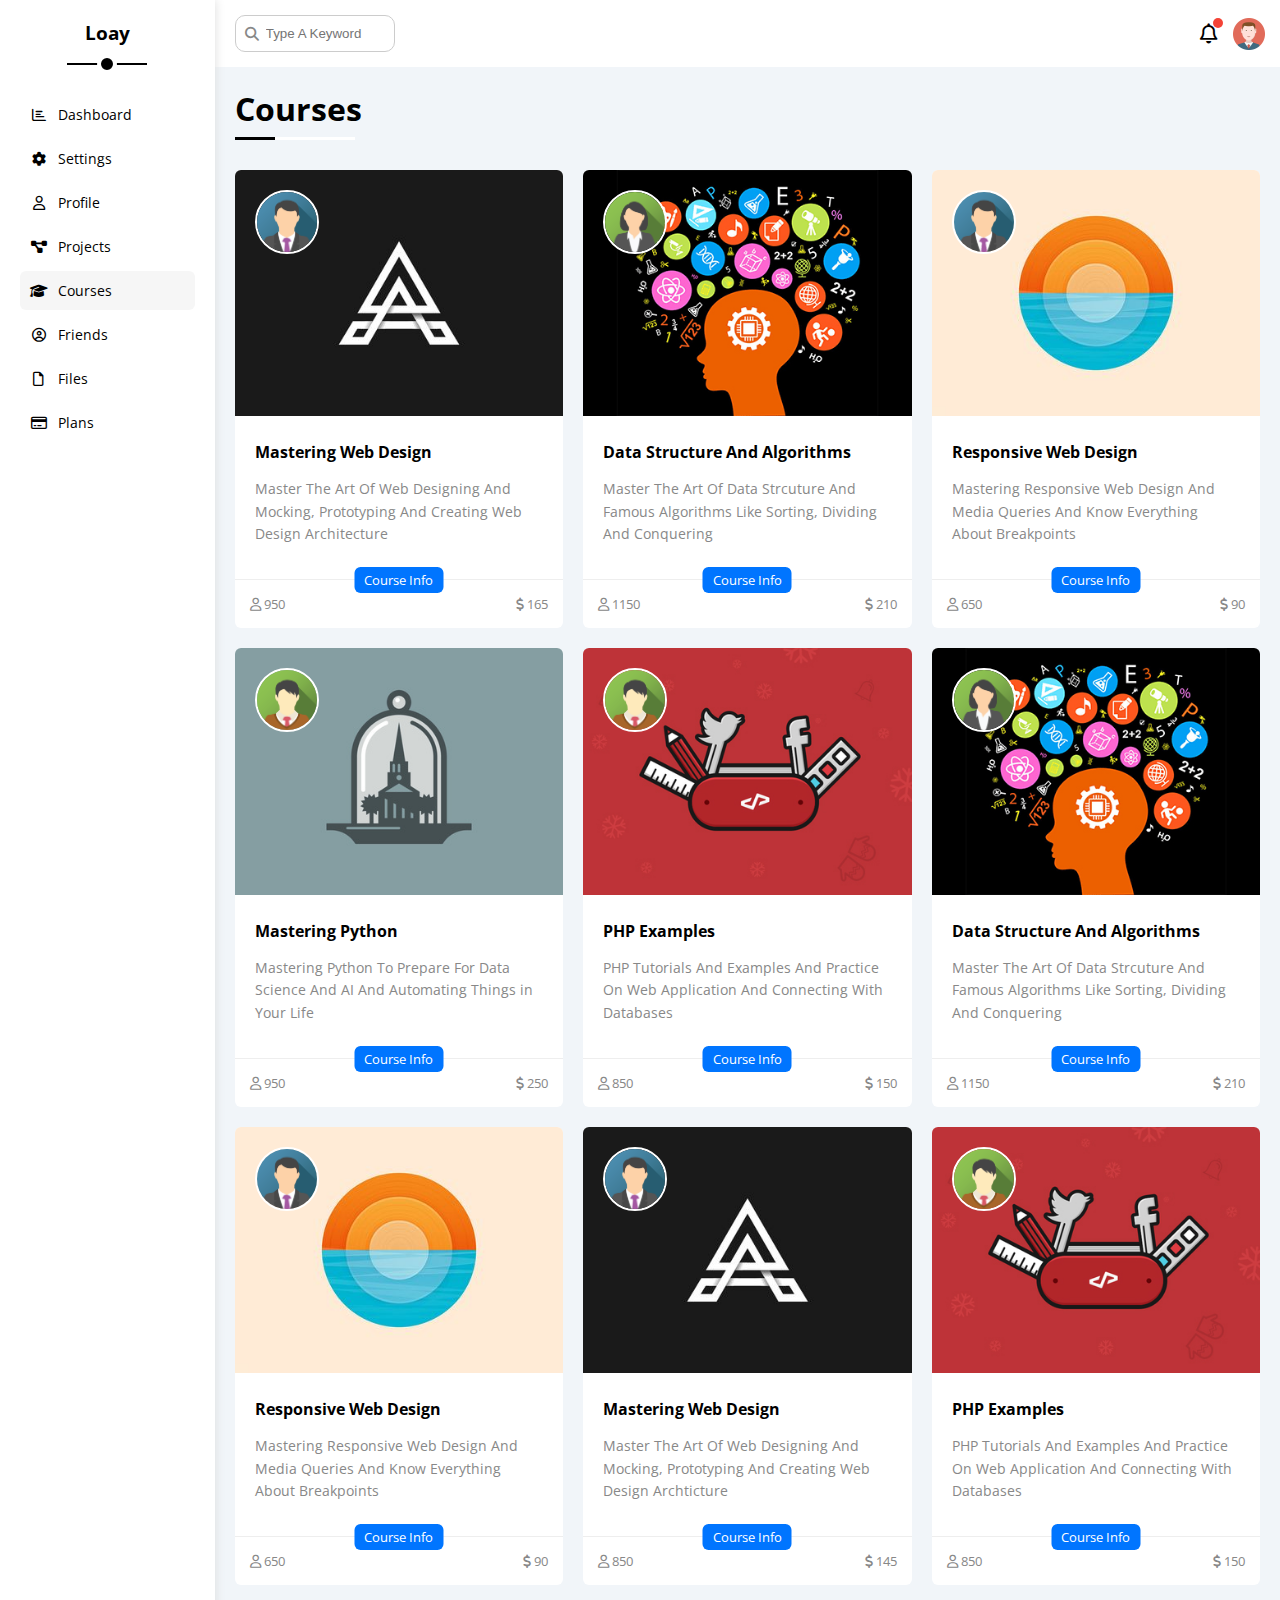
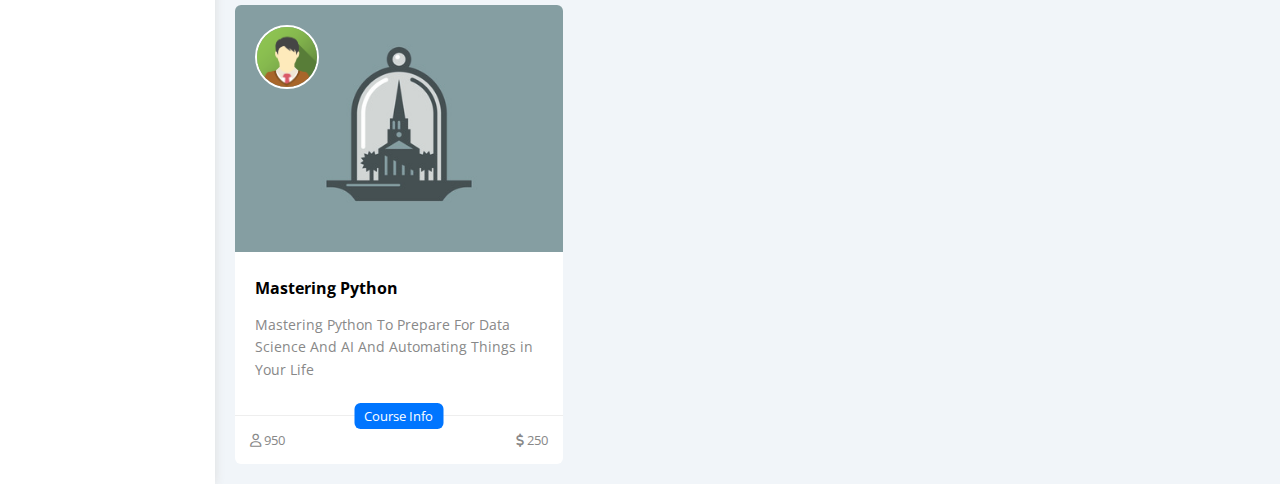
<file: HTML-CSS-Template-5/courses.html>
<!DOCTYPE html>
<html lang="en">
  <head>
    <meta charset="UTF-8" />
    <meta name="viewport" content="width=device-width, initial-scale=1.0" />
    <title>Courses</title>
    <link rel="stylesheet" href="css/all.min.css" />
    <link rel="stylesheet" href="css/framework.css" />
    <link rel="stylesheet" href="css/master.css" />
    <link rel="preconnect" href="https://fonts.googleapis.com" />
    <link rel="preconnect" href="https://fonts.gstatic.com" crossorigin="" />
    <link
      href="https://fonts.googleapis.com/css2?family=Open+Sans:wght@300;500&display=swap"
      rel="stylesheet"
    />
  </head>
  <body>
    <div class="page d-flex">
      <div class="sidebar bg-white p-20 p-relative">
        <h3 class="p-relative txt-c mt-0">Loay</h3>
        <ul>
          <li>
            <a
              class="d-flex align-center fs-14 c-black rad-6 p-10"
              href="index.html"
            >
              <i class="fa-regular fa-chart-bar fa-fw"></i>
              <span>Dashboard</span>
            </a>
          </li>
          <li>
            <a
              class="d-flex align-center fs-14 c-black rad-6 p-10"
              href="settings.html"
            >
              <i class="fa-solid fa-gear fa-fw"></i>
              <span>Settings</span>
            </a>
          </li>
          <li>
            <a
              class="d-flex align-center fs-14 c-black rad-6 p-10"
              href="profile.html"
            >
              <i class="fa-regular fa-user fa-fw"></i>
              <span>Profile</span>
            </a>
          </li>
          <li>
            <a
              class="d-flex align-center fs-14 c-black rad-6 p-10"
              href="projects.html"
            >
              <i class="fa-solid fa-diagram-project fa-fw"></i>
              <span>Projects</span>
            </a>
          </li>
          <li>
            <a
              class="active d-flex align-center fs-14 c-black rad-6 p-10"
              href="courses.html"
            >
              <i class="fa-solid fa-graduation-cap fa-fw"></i>
              <span>Courses</span>
            </a>
          </li>
          <li>
            <a
              class="d-flex align-center fs-14 c-black rad-6 p-10"
              href="friends.html"
            >
              <i class="fa-regular fa-circle-user fa-fw"></i>
              <span>Friends</span>
            </a>
          </li>
          <li>
            <a
              class="d-flex align-center fs-14 c-black rad-6 p-10"
              href="files.html"
            >
              <i class="fa-regular fa-file fa-fw"></i>
              <span>Files</span>
            </a>
          </li>
          <li>
            <a
              class="d-flex align-center fs-14 c-black rad-6 p-10"
              href="plans.html"
            >
              <i class="fa-regular fa-credit-card fa-fw"></i>
              <span>Plans</span>
            </a>
          </li>
        </ul>
      </div>
      <div class="content w-full">
        <!-- Start Head -->
        <div class="head bg-white p-15 between-flex">
          <div class="search p-relative">
            <input class="p-10" type="search" placeholder="Type A Keyword" />
          </div>
          <div class="icons d-flex align-center">
            <span class="notification p-relative">
              <i class="fa-regular fa-bell fa-lg"></i>
            </span>
            <img src="images/avatar.png" alt="" />
          </div>
        </div>
        <!-- End Head -->
        <h1 class="p-relative">Courses</h1>
        <div class="courses-page d-grid m-20 gap-20">
          <div class="course bg-white rad-6 p-relative">
            <img class="cover" src="images/course-01.jpg" alt="" />
            <img class="instructor" src="images/team-01.png" alt="" />
            <div class="p-20">
              <h4 class="m-0">Mastering Web Design</h4>
              <p class="description c-grey mt-15 fs-14">
                Master The Art Of Web Designing And Mocking, Prototyping And
                Creating Web Design Architecture
              </p>
            </div>
            <div class="info p-15 p-relative between-flex">
              <span class="title bg-blue c-white btn-shape">Course Info</span>
              <span class="c-grey">
                <i class="fa-regular fa-user"></i>
                950
              </span>
              <span class="c-grey">
                <i class="fa-solid fa-dollar-sign"></i>
                165
              </span>
            </div>
          </div>
          <div class="course bg-white rad-6 p-relative">
            <img class="cover" src="images/course-02.jpg" alt="" />
            <img class="instructor" src="images/team-02.png" alt="" />
            <div class="p-20">
              <h4 class="m-0">Data Structure And Algorithms</h4>
              <p class="description c-grey mt-15 fs-14">
                Master The Art Of Data Strcuture And Famous Algorithms Like
                Sorting, Dividing And Conquering
              </p>
            </div>
            <div class="info p-15 p-relative between-flex">
              <span class="title bg-blue c-white btn-shape">Course Info</span>
              <span class="c-grey">
                <i class="fa-regular fa-user"></i> 1150</span
              >
              <span class="c-grey"
                ><i class="fa-solid fa-dollar-sign"></i> 210</span
              >
            </div>
          </div>
          <div class="course bg-white rad-6 p-relative">
            <img class="cover" src="images/course-03.jpg" alt="" />
            <img class="instructor" src="images/team-01.png" alt="" />
            <div class="p-20">
              <h4 class="m-0">Responsive Web Design</h4>
              <p class="description c-grey mt-15 fs-14">
                Mastering Responsive Web Design And Media Queries And Know
                Everything About Breakpoints
              </p>
            </div>
            <div class="info p-15 p-relative between-flex">
              <span class="title bg-blue c-white btn-shape">Course Info</span>
              <span class="c-grey">
                <i class="fa-regular fa-user"></i> 650</span
              >
              <span class="c-grey"
                ><i class="fa-solid fa-dollar-sign"></i> 90</span
              >
            </div>
          </div>
          <div class="course bg-white rad-6 p-relative">
            <img class="cover" src="images/course-04.jpg" alt="" />
            <img class="instructor" src="images/team-03.png" alt="" />
            <div class="p-20">
              <h4 class="m-0">Mastering Python</h4>
              <p class="description c-grey mt-15 fs-14">
                Mastering Python To Prepare For Data Science And AI And
                Automating Things in Your Life
              </p>
            </div>
            <div class="info p-15 p-relative between-flex">
              <span class="title bg-blue c-white btn-shape">Course Info</span>
              <span class="c-grey">
                <i class="fa-regular fa-user"></i> 950</span
              >
              <span class="c-grey"
                ><i class="fa-solid fa-dollar-sign"></i> 250</span
              >
            </div>
          </div>
          <div class="course bg-white rad-6 p-relative">
            <img class="cover" src="images/course-05.jpg" alt="" />
            <img class="instructor" src="images/team-03.png" alt="" />
            <div class="p-20">
              <h4 class="m-0">PHP Examples</h4>
              <p class="description c-grey mt-15 fs-14">
                PHP Tutorials And Examples And Practice On Web Application And
                Connecting With Databases
              </p>
            </div>
            <div class="info p-15 p-relative between-flex">
              <span class="title bg-blue c-white btn-shape">Course Info</span>
              <span class="c-grey">
                <i class="fa-regular fa-user"></i> 850</span
              >
              <span class="c-grey"
                ><i class="fa-solid fa-dollar-sign"></i> 150</span
              >
            </div>
          </div>
          <div class="course bg-white rad-6 p-relative">
            <img class="cover" src="images/course-02.jpg" alt="" />
            <img class="instructor" src="images/team-02.png" alt="" />
            <div class="p-20">
              <h4 class="m-0">Data Structure And Algorithms</h4>
              <p class="description c-grey mt-15 fs-14">
                Master The Art Of Data Strcuture And Famous Algorithms Like
                Sorting, Dividing And Conquering
              </p>
            </div>
            <div class="info p-15 p-relative between-flex">
              <span class="title bg-blue c-white btn-shape">Course Info</span>
              <span class="c-grey">
                <i class="fa-regular fa-user"></i> 1150</span
              >
              <span class="c-grey"
                ><i class="fa-solid fa-dollar-sign"></i> 210</span
              >
            </div>
          </div>
          <div class="course bg-white rad-6 p-relative">
            <img class="cover" src="images/course-03.jpg" alt="" />
            <img class="instructor" src="images/team-01.png" alt="" />
            <div class="p-20">
              <h4 class="m-0">Responsive Web Design</h4>
              <p class="description c-grey mt-15 fs-14">
                Mastering Responsive Web Design And Media Queries And Know
                Everything About Breakpoints
              </p>
            </div>
            <div class="info p-15 p-relative between-flex">
              <span class="title bg-blue c-white btn-shape">Course Info</span>
              <span class="c-grey">
                <i class="fa-regular fa-user"></i> 650</span
              >
              <span class="c-grey"
                ><i class="fa-solid fa-dollar-sign"></i> 90</span
              >
            </div>
          </div>
          <div class="course bg-white rad-6 p-relative">
            <img class="cover" src="images/course-01.jpg" alt="" />
            <img class="instructor" src="images/team-01.png" alt="" />
            <div class="p-20">
              <h4 class="m-0">Mastering Web Design</h4>
              <p class="description c-grey mt-15 fs-14">
                Master The Art Of Web Designing And Mocking, Prototyping And
                Creating Web Design Archticture
              </p>
            </div>
            <div class="info p-15 p-relative between-flex">
              <span class="title bg-blue c-white btn-shape">Course Info</span>
              <span class="c-grey">
                <i class="fa-regular fa-user"></i> 850</span
              >
              <span class="c-grey"
                ><i class="fa-solid fa-dollar-sign"></i> 145</span
              >
            </div>
          </div>
          <div class="course bg-white rad-6 p-relative">
            <img class="cover" src="images/course-05.jpg" alt="" />
            <img class="instructor" src="images/team-03.png" alt="" />
            <div class="p-20">
              <h4 class="m-0">PHP Examples</h4>
              <p class="description c-grey mt-15 fs-14">
                PHP Tutorials And Examples And Practice On Web Application And
                Connecting With Databases
              </p>
            </div>
            <div class="info p-15 p-relative between-flex">
              <span class="title bg-blue c-white btn-shape">Course Info</span>
              <span class="c-grey">
                <i class="fa-regular fa-user"></i> 850</span
              >
              <span class="c-grey"
                ><i class="fa-solid fa-dollar-sign"></i> 150</span
              >
            </div>
          </div>
          <div class="course bg-white rad-6 p-relative">
            <img class="cover" src="images/course-04.jpg" alt="" />
            <img class="instructor" src="images/team-03.png" alt="" />
            <div class="p-20">
              <h4 class="m-0">Mastering Python</h4>
              <p class="description c-grey mt-15 fs-14">
                Mastering Python To Prepare For Data Science And AI And
                Automating Things in Your Life
              </p>
            </div>
            <div class="info p-15 p-relative between-flex">
              <span class="title bg-blue c-white btn-shape">Course Info</span>
              <span class="c-grey">
                <i class="fa-regular fa-user"></i> 950</span
              >
              <span class="c-grey"
                ><i class="fa-solid fa-dollar-sign"></i> 250</span
              >
            </div>
          </div>
        </div>
      </div>
    </div>
  </body>
</html>
</file>
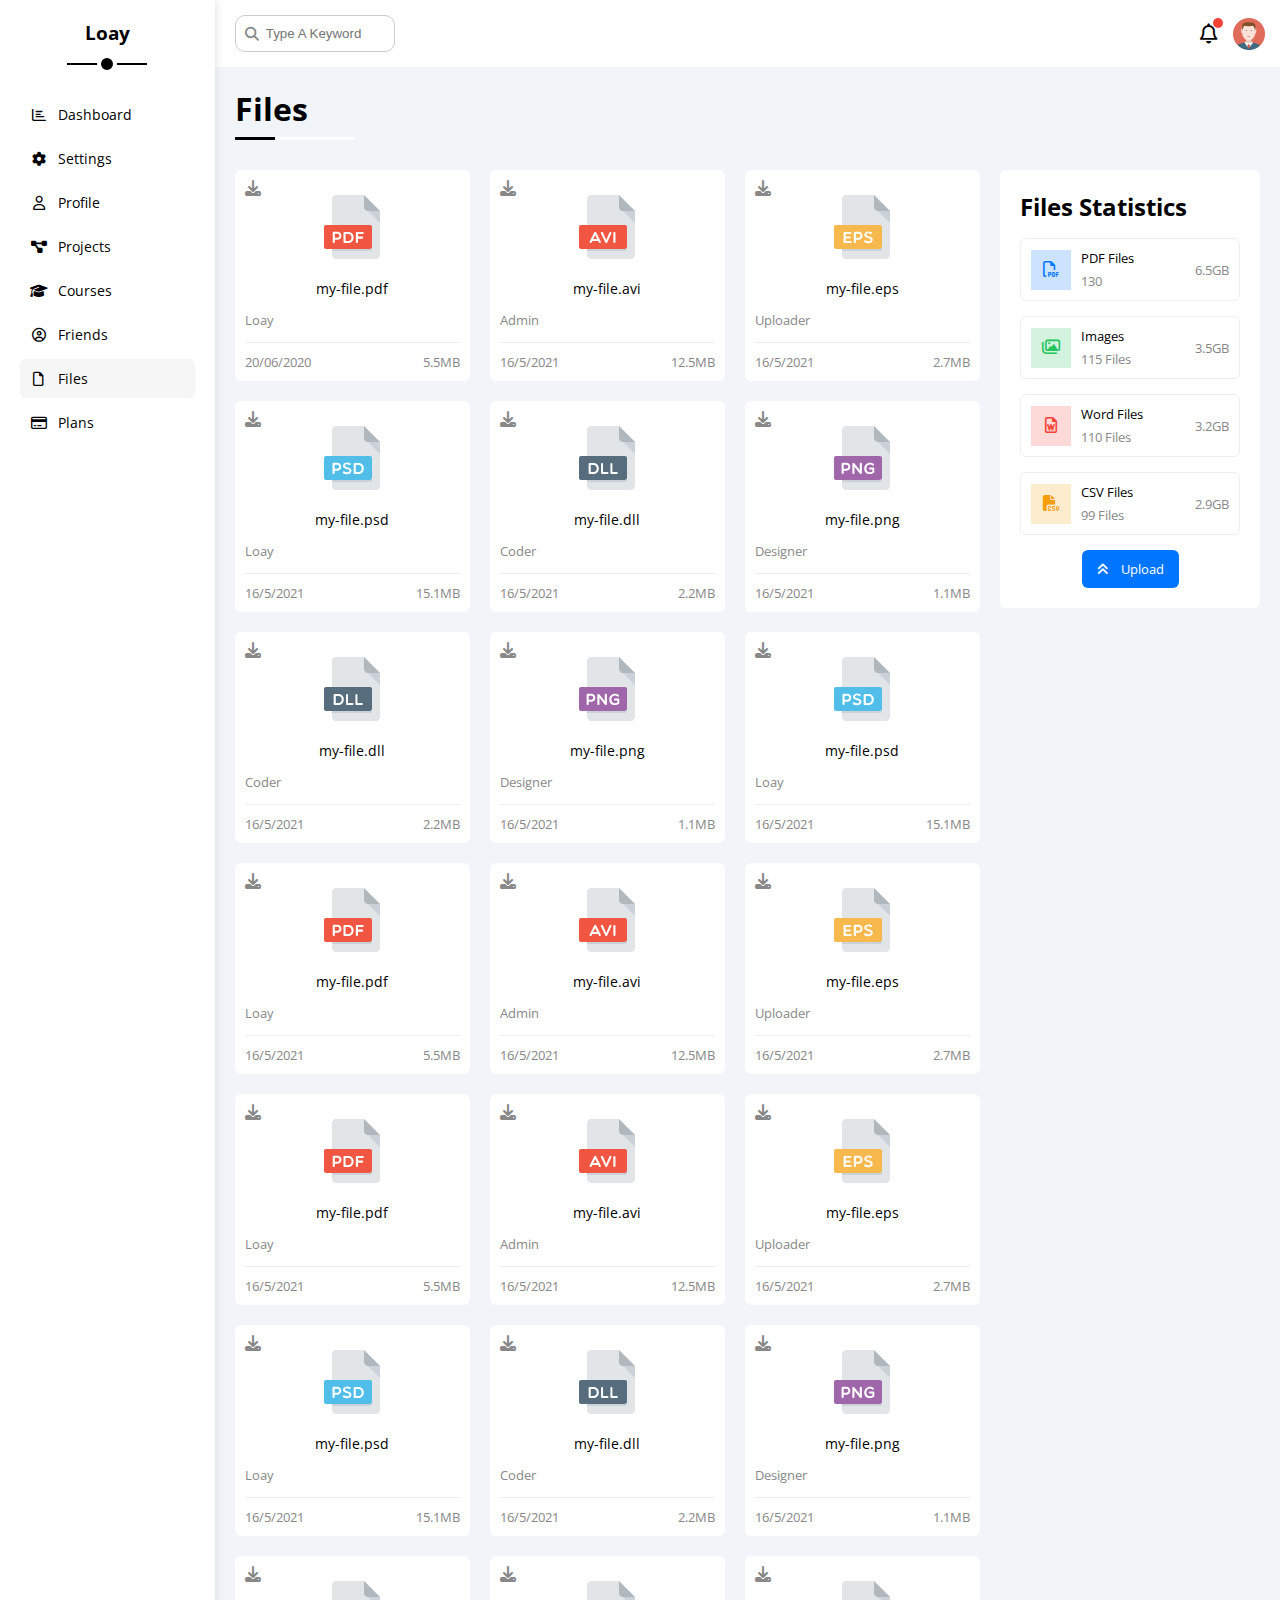
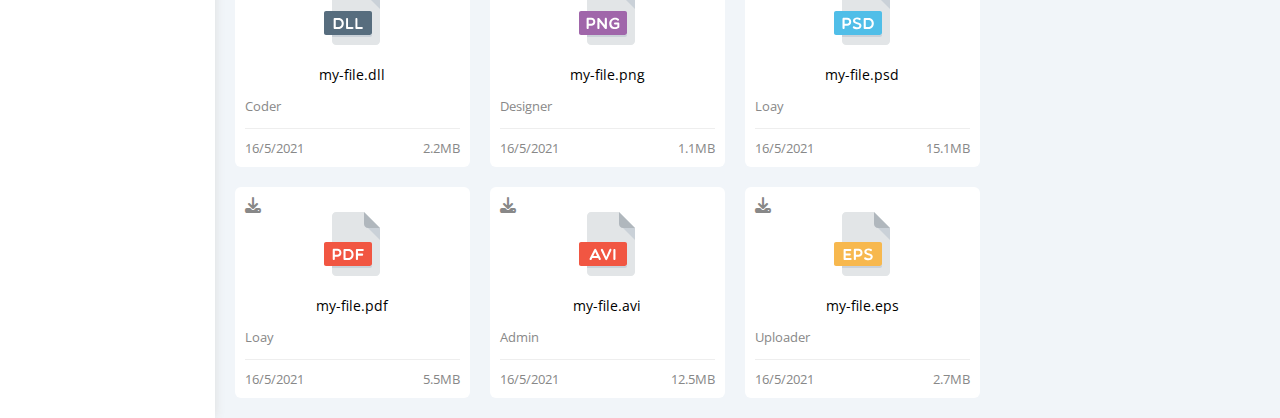
<file: HTML-CSS-Template-5/files.html>
<!DOCTYPE html>
<html lang="en">
  <head>
    <meta charset="UTF-8" />
    <meta name="viewport" content="width=device-width, initial-scale=1.0" />
    <title>Files</title>
    <link rel="stylesheet" href="css/all.min.css" />
    <link rel="stylesheet" href="css/framework.css" />
    <link rel="stylesheet" href="css/master.css" />
    <link rel="preconnect" href="https://fonts.googleapis.com" />
    <link rel="preconnect" href="https://fonts.gstatic.com" crossorigin="" />
    <link
      href="https://fonts.googleapis.com/css2?family=Open+Sans:wght@300;500&display=swap"
      rel="stylesheet"
    />
  </head>
  <body>
    <div class="page d-flex">
      <div class="sidebar bg-white p-20 p-relative">
        <h3 class="p-relative txt-c mt-0">Loay</h3>
        <ul>
          <li>
            <a
              class="d-flex align-center fs-14 c-black rad-6 p-10"
              href="index.html"
            >
              <i class="fa-regular fa-chart-bar fa-fw"></i>
              <span>Dashboard</span>
            </a>
          </li>
          <li>
            <a
              class="d-flex align-center fs-14 c-black rad-6 p-10"
              href="settings.html"
            >
              <i class="fa-solid fa-gear fa-fw"></i>
              <span>Settings</span>
            </a>
          </li>
          <li>
            <a
              class="d-flex align-center fs-14 c-black rad-6 p-10"
              href="profile.html"
            >
              <i class="fa-regular fa-user fa-fw"></i>
              <span>Profile</span>
            </a>
          </li>
          <li>
            <a
              class="d-flex align-center fs-14 c-black rad-6 p-10"
              href="projects.html"
            >
              <i class="fa-solid fa-diagram-project fa-fw"></i>
              <span>Projects</span>
            </a>
          </li>
          <li>
            <a
              class="d-flex align-center fs-14 c-black rad-6 p-10"
              href="courses.html"
            >
              <i class="fa-solid fa-graduation-cap fa-fw"></i>
              <span>Courses</span>
            </a>
          </li>
          <li>
            <a
              class="d-flex align-center fs-14 c-black rad-6 p-10"
              href="friends.html"
            >
              <i class="fa-regular fa-circle-user fa-fw"></i>
              <span>Friends</span>
            </a>
          </li>
          <li>
            <a
              class="active d-flex align-center fs-14 c-black rad-6 p-10"
              href="files.html"
            >
              <i class="fa-regular fa-file fa-fw"></i>
              <span>Files</span>
            </a>
          </li>
          <li>
            <a
              class="d-flex align-center fs-14 c-black rad-6 p-10"
              href="plans.html"
            >
              <i class="fa-regular fa-credit-card fa-fw"></i>
              <span>Plans</span>
            </a>
          </li>
        </ul>
      </div>
      <div class="content w-full">
        <!-- Start Head -->
        <div class="head bg-white p-15 between-flex">
          <div class="search p-relative">
            <input class="p-10" type="search" placeholder="Type A Keyword" />
          </div>
          <div class="icons d-flex align-center">
            <span class="notification p-relative">
              <i class="fa-regular fa-bell fa-lg"></i>
            </span>
            <img src="images/avatar.png" alt="" />
          </div>
        </div>
        <!-- End Head -->
        <h1 class="p-relative">Files</h1>
        <div class="files-page d-flex m-20 gap-20">
          <div class="files-stats p-20 bg-white rad-10">
            <h2 class="mt-0 mb-15 txt-c-mobile">Files Statistics</h2>
            <div class="d-flex align-center border-eee p-10 rad-6 mb-15 fs-13">
              <i
                class="fa-regular fa-file-pdf fa-lg blue center-flex c-blue icon"
              ></i>
              <div class="info">
                <span>PDF Files</span>
                <span class="c-grey d-block mt-5">130</span>
              </div>
              <div class="size c-grey">6.5GB</div>
            </div>
            <div class="d-flex align-center border-eee p-10 rad-6 mb-15 fs-13">
              <i
                class="fa-regular fa-images fa-lg green center-flex c-green icon"
              ></i>
              <div class="info">
                <span>Images</span>
                <span class="c-grey d-block mt-5">115 Files</span>
              </div>
              <div class="size c-grey">3.5GB</div>
            </div>
            <div class="d-flex align-center border-eee p-10 rad-6 mb-15 fs-13">
              <i
                class="fa-regular fa-file-word fa-lg red center-flex c-red icon"
              ></i>
              <div class="info">
                <span>Word Files</span>
                <span class="c-grey d-block mt-5">110 Files</span>
              </div>
              <div class="size c-grey">3.2GB</div>
            </div>
            <div class="d-flex align-center border-eee p-10 rad-6 fs-13">
              <i
                class="fa-solid fa-file-csv fa-lg orange center-flex c-orange icon"
              ></i>
              <div class="info">
                <span>CSV Files</span>
                <span class="c-grey d-block mt-5">99 Files</span>
              </div>
              <div class="size c-grey">2.9GB</div>
            </div>
            <a
              class="upload bg-blue c-white fs-13 rad-6 d-block w-fit"
              href="#"
            >
              <i class="fa-solid fa-angles-up mr-10"></i>
              Upload
            </a>
          </div>
          <div class="files-content d-grid gap-20">
            <div class="file bg-white p-10 rad-10">
              <i class="fa-solid fa-download c-grey p-absolute"></i>
              <div class="icon txt-c">
                <img class="mt-15 mb-15" src="images/pdf.svg" alt="" />
              </div>
              <div class="txt-c mb-10 fs-14">my-file.pdf</div>
              <p class="c-grey fs-13">Loay</p>
              <div class="info between-flex mt-10 pt-10 fs-13 c-grey">
                <span>20/06/2020</span>
                <span>5.5MB</span>
              </div>
            </div>
            <div class="file bg-white p-10 rad-10">
              <i class="fa-solid fa-download c-grey p-absolute"></i>
              <div class="icon txt-c">
                <img class="mt-15 mb-15" src="images/avi.svg" alt="" />
              </div>
              <div class="txt-c mb-10 fs-14">my-file.avi</div>
              <p class="c-grey fs-13">Admin</p>
              <div class="info between-flex mt-10 pt-10 fs-13 c-grey">
                <span>16/5/2021</span>
                <span>12.5MB</span>
              </div>
            </div>
            <div class="file bg-white p-10 rad-10">
              <i class="fa-solid fa-download c-grey p-absolute"></i>
              <div class="icon txt-c">
                <img class="mt-15 mb-15" src="images/eps.svg" alt="" />
              </div>
              <div class="txt-c mb-10 fs-14">my-file.eps</div>
              <p class="c-grey fs-13">Uploader</p>
              <div class="info between-flex mt-10 pt-10 fs-13 c-grey">
                <span>16/5/2021</span>
                <span>2.7MB</span>
              </div>
            </div>
            <div class="file bg-white p-10 rad-10">
              <i class="fa-solid fa-download c-grey p-absolute"></i>
              <div class="icon txt-c">
                <img class="mt-15 mb-15" src="images/psd.svg" alt="" />
              </div>
              <div class="txt-c mb-10 fs-14">my-file.psd</div>
              <p class="c-grey fs-13">Loay</p>
              <div class="info between-flex mt-10 pt-10 fs-13 c-grey">
                <span>16/5/2021</span>
                <span>15.1MB</span>
              </div>
            </div>
            <div class="file bg-white p-10 rad-10">
              <i class="fa-solid fa-download c-grey p-absolute"></i>
              <div class="icon txt-c">
                <img class="mt-15 mb-15" src="images/dll.svg" alt="" />
              </div>
              <div class="txt-c mb-10 fs-14">my-file.dll</div>
              <p class="c-grey fs-13">Coder</p>
              <div class="info between-flex mt-10 pt-10 fs-13 c-grey">
                <span>16/5/2021</span>
                <span>2.2MB</span>
              </div>
            </div>
            <div class="file bg-white p-10 rad-10">
              <i class="fa-solid fa-download c-grey p-absolute"></i>
              <div class="icon txt-c">
                <img class="mt-15 mb-15" src="images/png.svg" alt="" />
              </div>
              <div class="txt-c mb-10 fs-14">my-file.png</div>
              <p class="c-grey fs-13">Designer</p>
              <div class="info between-flex mt-10 pt-10 fs-13 c-grey">
                <span>16/5/2021</span>
                <span>1.1MB</span>
              </div>
            </div>
            <div class="file bg-white p-10 rad-10">
              <i class="fa-solid fa-download c-grey p-absolute"></i>
              <div class="icon txt-c">
                <img class="mt-15 mb-15" src="images/dll.svg" alt="" />
              </div>
              <div class="txt-c mb-10 fs-14">my-file.dll</div>
              <p class="c-grey fs-13">Coder</p>
              <div class="info between-flex mt-10 pt-10 fs-13 c-grey">
                <span>16/5/2021</span>
                <span>2.2MB</span>
              </div>
            </div>
            <div class="file bg-white p-10 rad-10">
              <i class="fa-solid fa-download c-grey p-absolute"></i>
              <div class="icon txt-c">
                <img class="mt-15 mb-15" src="images/png.svg" alt="" />
              </div>
              <div class="txt-c mb-10 fs-14">my-file.png</div>
              <p class="c-grey fs-13">Designer</p>
              <div class="info between-flex mt-10 pt-10 fs-13 c-grey">
                <span>16/5/2021</span>
                <span>1.1MB</span>
              </div>
            </div>
            <div class="file bg-white p-10 rad-10">
              <i class="fa-solid fa-download c-grey p-absolute"></i>
              <div class="icon txt-c">
                <img class="mt-15 mb-15" src="images/psd.svg" alt="" />
              </div>
              <div class="txt-c mb-10 fs-14">my-file.psd</div>
              <p class="c-grey fs-13">Loay</p>
              <div class="info between-flex mt-10 pt-10 fs-13 c-grey">
                <span>16/5/2021</span>
                <span>15.1MB</span>
              </div>
            </div>
            <div class="file bg-white p-10 rad-10">
              <i class="fa-solid fa-download c-grey p-absolute"></i>
              <div class="icon txt-c">
                <img class="mt-15 mb-15" src="images/pdf.svg" alt="" />
              </div>
              <div class="txt-c mb-10 fs-14">my-file.pdf</div>
              <p class="c-grey fs-13">Loay</p>
              <div class="info between-flex mt-10 pt-10 fs-13 c-grey">
                <span>16/5/2021</span>
                <span>5.5MB</span>
              </div>
            </div>
            <div class="file bg-white p-10 rad-10">
              <i class="fa-solid fa-download c-grey p-absolute"></i>
              <div class="icon txt-c">
                <img class="mt-15 mb-15" src="images/avi.svg" alt="" />
              </div>
              <div class="txt-c mb-10 fs-14">my-file.avi</div>
              <p class="c-grey fs-13">Admin</p>
              <div class="info between-flex mt-10 pt-10 fs-13 c-grey">
                <span>16/5/2021</span>
                <span>12.5MB</span>
              </div>
            </div>
            <div class="file bg-white p-10 rad-10">
              <i class="fa-solid fa-download c-grey p-absolute"></i>
              <div class="icon txt-c">
                <img class="mt-15 mb-15" src="images/eps.svg" alt="" />
              </div>
              <div class="txt-c mb-10 fs-14">my-file.eps</div>
              <p class="c-grey fs-13">Uploader</p>
              <div class="info between-flex mt-10 pt-10 fs-13 c-grey">
                <span>16/5/2021</span>
                <span>2.7MB</span>
              </div>
            </div>
            <div class="file bg-white p-10 rad-10">
              <i class="fa-solid fa-download c-grey p-absolute"></i>
              <div class="icon txt-c">
                <img class="mt-15 mb-15" src="images/pdf.svg" alt="" />
              </div>
              <div class="txt-c mb-10 fs-14">my-file.pdf</div>
              <p class="c-grey fs-13">Loay</p>
              <div class="info between-flex mt-10 pt-10 fs-13 c-grey">
                <span>16/5/2021</span>
                <span>5.5MB</span>
              </div>
            </div>
            <div class="file bg-white p-10 rad-10">
              <i class="fa-solid fa-download c-grey p-absolute"></i>
              <div class="icon txt-c">
                <img class="mt-15 mb-15" src="images/avi.svg" alt="" />
              </div>
              <div class="txt-c mb-10 fs-14">my-file.avi</div>
              <p class="c-grey fs-13">Admin</p>
              <div class="info between-flex mt-10 pt-10 fs-13 c-grey">
                <span>16/5/2021</span>
                <span>12.5MB</span>
              </div>
            </div>
            <div class="file bg-white p-10 rad-10">
              <i class="fa-solid fa-download c-grey p-absolute"></i>
              <div class="icon txt-c">
                <img class="mt-15 mb-15" src="images/eps.svg" alt="" />
              </div>
              <div class="txt-c mb-10 fs-14">my-file.eps</div>
              <p class="c-grey fs-13">Uploader</p>
              <div class="info between-flex mt-10 pt-10 fs-13 c-grey">
                <span>16/5/2021</span>
                <span>2.7MB</span>
              </div>
            </div>
            <div class="file bg-white p-10 rad-10">
              <i class="fa-solid fa-download c-grey p-absolute"></i>
              <div class="icon txt-c">
                <img class="mt-15 mb-15" src="images/psd.svg" alt="" />
              </div>
              <div class="txt-c mb-10 fs-14">my-file.psd</div>
              <p class="c-grey fs-13">Loay</p>
              <div class="info between-flex mt-10 pt-10 fs-13 c-grey">
                <span>16/5/2021</span>
                <span>15.1MB</span>
              </div>
            </div>
            <div class="file bg-white p-10 rad-10">
              <i class="fa-solid fa-download c-grey p-absolute"></i>
              <div class="icon txt-c">
                <img class="mt-15 mb-15" src="images/dll.svg" alt="" />
              </div>
              <div class="txt-c mb-10 fs-14">my-file.dll</div>
              <p class="c-grey fs-13">Coder</p>
              <div class="info between-flex mt-10 pt-10 fs-13 c-grey">
                <span>16/5/2021</span>
                <span>2.2MB</span>
              </div>
            </div>
            <div class="file bg-white p-10 rad-10">
              <i class="fa-solid fa-download c-grey p-absolute"></i>
              <div class="icon txt-c">
                <img class="mt-15 mb-15" src="images/png.svg" alt="" />
              </div>
              <div class="txt-c mb-10 fs-14">my-file.png</div>
              <p class="c-grey fs-13">Designer</p>
              <div class="info between-flex mt-10 pt-10 fs-13 c-grey">
                <span>16/5/2021</span>
                <span>1.1MB</span>
              </div>
            </div>
            <div class="file bg-white p-10 rad-10">
              <i class="fa-solid fa-download c-grey p-absolute"></i>
              <div class="icon txt-c">
                <img class="mt-15 mb-15" src="images/dll.svg" alt="" />
              </div>
              <div class="txt-c mb-10 fs-14">my-file.dll</div>
              <p class="c-grey fs-13">Coder</p>
              <div class="info between-flex mt-10 pt-10 fs-13 c-grey">
                <span>16/5/2021</span>
                <span>2.2MB</span>
              </div>
            </div>
            <div class="file bg-white p-10 rad-10">
              <i class="fa-solid fa-download c-grey p-absolute"></i>
              <div class="icon txt-c">
                <img class="mt-15 mb-15" src="images/png.svg" alt="" />
              </div>
              <div class="txt-c mb-10 fs-14">my-file.png</div>
              <p class="c-grey fs-13">Designer</p>
              <div class="info between-flex mt-10 pt-10 fs-13 c-grey">
                <span>16/5/2021</span>
                <span>1.1MB</span>
              </div>
            </div>
            <div class="file bg-white p-10 rad-10">
              <i class="fa-solid fa-download c-grey p-absolute"></i>
              <div class="icon txt-c">
                <img class="mt-15 mb-15" src="images/psd.svg" alt="" />
              </div>
              <div class="txt-c mb-10 fs-14">my-file.psd</div>
              <p class="c-grey fs-13">Loay</p>
              <div class="info between-flex mt-10 pt-10 fs-13 c-grey">
                <span>16/5/2021</span>
                <span>15.1MB</span>
              </div>
            </div>
            <div class="file bg-white p-10 rad-10">
              <i class="fa-solid fa-download c-grey p-absolute"></i>
              <div class="icon txt-c">
                <img class="mt-15 mb-15" src="images/pdf.svg" alt="" />
              </div>
              <div class="txt-c mb-10 fs-14">my-file.pdf</div>
              <p class="c-grey fs-13">Loay</p>
              <div class="info between-flex mt-10 pt-10 fs-13 c-grey">
                <span>16/5/2021</span>
                <span>5.5MB</span>
              </div>
            </div>
            <div class="file bg-white p-10 rad-10">
              <i class="fa-solid fa-download c-grey p-absolute"></i>
              <div class="icon txt-c">
                <img class="mt-15 mb-15" src="images/avi.svg" alt="" />
              </div>
              <div class="txt-c mb-10 fs-14">my-file.avi</div>
              <p class="c-grey fs-13">Admin</p>
              <div class="info between-flex mt-10 pt-10 fs-13 c-grey">
                <span>16/5/2021</span>
                <span>12.5MB</span>
              </div>
            </div>
            <div class="file bg-white p-10 rad-10">
              <i class="fa-solid fa-download c-grey p-absolute"></i>
              <div class="icon txt-c">
                <img class="mt-15 mb-15" src="images/eps.svg" alt="" />
              </div>
              <div class="txt-c mb-10 fs-14">my-file.eps</div>
              <p class="c-grey fs-13">Uploader</p>
              <div class="info between-flex mt-10 pt-10 fs-13 c-grey">
                <span>16/5/2021</span>
                <span>2.7MB</span>
              </div>
            </div>
          </div>
        </div>
      </div>
    </div>
  </body>
</html>
</file>
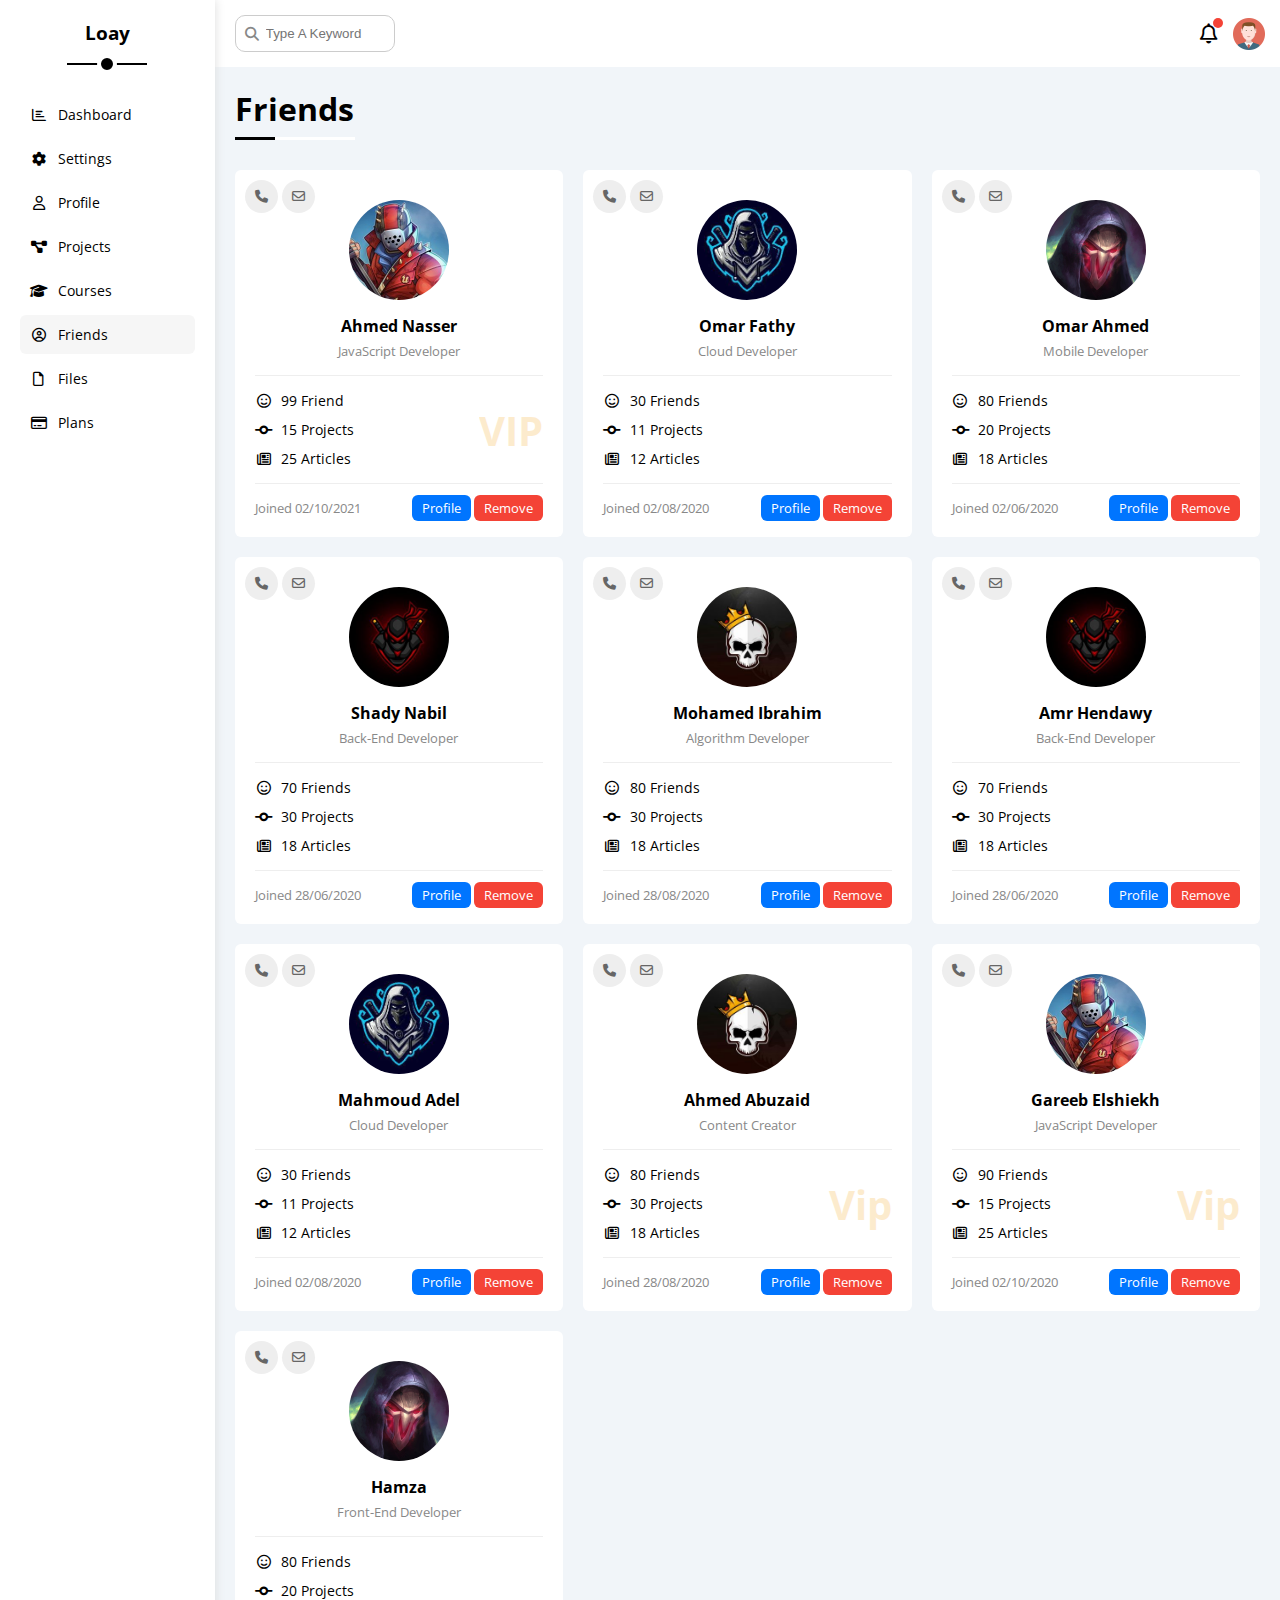
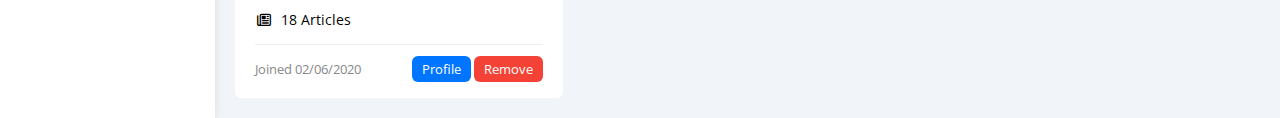
<file: HTML-CSS-Template-5/friends.html>
<!DOCTYPE html>
<html lang="en">
  <head>
    <meta charset="UTF-8" />
    <meta name="viewport" content="width=device-width, initial-scale=1.0" />
    <title>Friends</title>
    <link rel="stylesheet" href="css/all.min.css" />
    <link rel="stylesheet" href="css/framework.css" />
    <link rel="stylesheet" href="css/master.css" />
    <link rel="preconnect" href="https://fonts.googleapis.com" />
    <link rel="preconnect" href="https://fonts.gstatic.com" crossorigin="" />
    <link
      href="https://fonts.googleapis.com/css2?family=Open+Sans:wght@300;500&display=swap"
      rel="stylesheet"
    />
  </head>
  <body>
    <div class="page d-flex">
      <div class="sidebar bg-white p-20 p-relative">
        <h3 class="p-relative txt-c mt-0">Loay</h3>
        <ul>
          <li>
            <a
              class="d-flex align-center fs-14 c-black rad-6 p-10"
              href="index.html"
            >
              <i class="fa-regular fa-chart-bar fa-fw"></i>
              <span>Dashboard</span>
            </a>
          </li>
          <li>
            <a
              class="d-flex align-center fs-14 c-black rad-6 p-10"
              href="settings.html"
            >
              <i class="fa-solid fa-gear fa-fw"></i>
              <span>Settings</span>
            </a>
          </li>
          <li>
            <a
              class="d-flex align-center fs-14 c-black rad-6 p-10"
              href="profile.html"
            >
              <i class="fa-regular fa-user fa-fw"></i>
              <span>Profile</span>
            </a>
          </li>
          <li>
            <a
              class="d-flex align-center fs-14 c-black rad-6 p-10"
              href="projects.html"
            >
              <i class="fa-solid fa-diagram-project fa-fw"></i>
              <span>Projects</span>
            </a>
          </li>
          <li>
            <a
              class="d-flex align-center fs-14 c-black rad-6 p-10"
              href="courses.html"
            >
              <i class="fa-solid fa-graduation-cap fa-fw"></i>
              <span>Courses</span>
            </a>
          </li>
          <li>
            <a
              class="active d-flex align-center fs-14 c-black rad-6 p-10"
              href="friends.html"
            >
              <i class="fa-regular fa-circle-user fa-fw"></i>
              <span>Friends</span>
            </a>
          </li>
          <li>
            <a
              class="d-flex align-center fs-14 c-black rad-6 p-10"
              href="files.html"
            >
              <i class="fa-regular fa-file fa-fw"></i>
              <span>Files</span>
            </a>
          </li>
          <li>
            <a
              class="d-flex align-center fs-14 c-black rad-6 p-10"
              href="plans.html"
            >
              <i class="fa-regular fa-credit-card fa-fw"></i>
              <span>Plans</span>
            </a>
          </li>
        </ul>
      </div>
      <div class="content w-full">
        <!-- Start Head -->
        <div class="head bg-white p-15 between-flex">
          <div class="search p-relative">
            <input class="p-10" type="search" placeholder="Type A Keyword" />
          </div>
          <div class="icons d-flex align-center">
            <span class="notification p-relative">
              <i class="fa-regular fa-bell fa-lg"></i>
            </span>
            <img src="images/avatar.png" alt="" />
          </div>
        </div>
        <!-- End Head -->
        <h1 class="p-relative">Friends</h1>
        <div class="friends-page d-grid m-20 gap-20">
          <div class="friend bg-white rad-6 p-20 p-relative">
            <div class="contact">
              <i class="fa-solid fa-phone"></i>
              <i class="fa-regular fa-envelope"></i>
            </div>
            <div class="txt-c">
              <img
                class="rad-half mt-10 mb-10 w-100 h-100"
                src="images/friend-01.jpg"
                alt=""
              />
              <h4 class="m-0">Ahmed Nasser</h4>
              <p class="c-grey fs-13 mt-5 mb-0">JavaScript Developer</p>
            </div>
            <div class="icons fs-14 p-relative">
              <div class="mb-10">
                <i class="fa-regular fa-face-smile fa-fw"></i>
                <span>99 Friend</span>
              </div>
              <div class="mb-10">
                <i class="fa-solid fa-code-commit fa-fw"></i>
                <span>15 Projects</span>
              </div>
              <div>
                <i class="fa-regular fa-newspaper fa-fw"></i>
                <span>25 Articles</span>
              </div>
              <span class="vip fw-bold c-orange">VIP</span>
            </div>
            <div class="info between-flex fs-13">
              <span class="c-grey">Joined 02/10/2021</span>
              <div>
                <a class="bg-blue c-white btn-shape" href="profile.html"
                  >Profile</a
                >
                <a class="bg-red c-white btn-shape" href="#">Remove</a>
              </div>
            </div>
          </div>
          <div class="friend bg-white rad-6 p-20 p-relative">
            <div class="contact">
              <i class="fa-solid fa-phone"></i>
              <i class="fa-regular fa-envelope"></i>
            </div>
            <div class="txt-c">
              <img
                class="rad-half mt-10 mb-10 w-100 h-100"
                src="images/friend-02.jpg"
                alt=""
              />
              <h4 class="m-0">Omar Fathy</h4>
              <p class="c-grey fs-13 mt-5 mb-0">Cloud Developer</p>
            </div>
            <div class="icons fs-14 p-relative">
              <div class="mb-10">
                <i class="fa-regular fa-face-smile fa-fw"></i>
                <span>30 Friends</span>
              </div>
              <div class="mb-10">
                <i class="fa-solid fa-code-commit fa-fw"></i>
                <span>11 Projects</span>
              </div>
              <div>
                <i class="fa-regular fa-newspaper fa-fw"></i>
                <span>12 Articles</span>
              </div>
            </div>
            <div class="info between-flex fs-13">
              <span class="c-grey">Joined 02/08/2020</span>
              <div>
                <a class="bg-blue c-white btn-shape" href="profile.html"
                  >Profile</a
                >
                <a class="bg-red c-white btn-shape" href="">Remove</a>
              </div>
            </div>
          </div>
          <div class="friend bg-white rad-6 p-20 p-relative">
            <div class="contact">
              <i class="fa-solid fa-phone"></i>
              <i class="fa-regular fa-envelope"></i>
            </div>
            <div class="txt-c">
              <img
                class="rad-half mt-10 mb-10 w-100 h-100"
                src="images/friend-03.jpg"
                alt=""
              />
              <h4 class="m-0">Omar Ahmed</h4>
              <p class="c-grey fs-13 mt-5 mb-0">Mobile Developer</p>
            </div>
            <div class="icons fs-14 p-relative">
              <div class="mb-10">
                <i class="fa-regular fa-face-smile fa-fw"></i>
                <span>80 Friends</span>
              </div>
              <div class="mb-10">
                <i class="fa-solid fa-code-commit fa-fw"></i>
                <span>20 Projects</span>
              </div>
              <div>
                <i class="fa-regular fa-newspaper fa-fw"></i>
                <span>18 Articles</span>
              </div>
            </div>
            <div class="info between-flex fs-13">
              <span class="c-grey">Joined 02/06/2020</span>
              <div>
                <a class="bg-blue c-white btn-shape" href="profile.html"
                  >Profile</a
                >
                <a class="bg-red c-white btn-shape" href="">Remove</a>
              </div>
            </div>
          </div>
          <div class="friend bg-white rad-6 p-20 p-relative">
            <div class="contact">
              <i class="fa-solid fa-phone"></i>
              <i class="fa-regular fa-envelope"></i>
            </div>
            <div class="txt-c">
              <img
                class="rad-half mt-10 mb-10 w-100 h-100"
                src="images/friend-04.jpg"
                alt=""
              />
              <h4 class="m-0">Shady Nabil</h4>
              <p class="c-grey fs-13 mt-5 mb-0">Back-End Developer</p>
            </div>
            <div class="icons fs-14 p-relative">
              <div class="mb-10">
                <i class="fa-regular fa-face-smile fa-fw"></i>
                <span>70 Friends</span>
              </div>
              <div class="mb-10">
                <i class="fa-solid fa-code-commit fa-fw"></i>
                <span>30 Projects</span>
              </div>
              <div>
                <i class="fa-regular fa-newspaper fa-fw"></i>
                <span>18 Articles</span>
              </div>
            </div>
            <div class="info between-flex fs-13">
              <span class="c-grey">Joined 28/06/2020</span>
              <div>
                <a class="bg-blue c-white btn-shape" href="profile.html"
                  >Profile</a
                >
                <a class="bg-red c-white btn-shape" href="">Remove</a>
              </div>
            </div>
          </div>
          <div class="friend bg-white rad-6 p-20 p-relative">
            <div class="contact">
              <i class="fa-solid fa-phone"></i>
              <i class="fa-regular fa-envelope"></i>
            </div>
            <div class="txt-c">
              <img
                class="rad-half mt-10 mb-10 w-100 h-100"
                src="images/friend-05.jpg"
                alt=""
              />
              <h4 class="m-0">Mohamed Ibrahim</h4>
              <p class="c-grey fs-13 mt-5 mb-0">Algorithm Developer</p>
            </div>
            <div class="icons fs-14 p-relative">
              <div class="mb-10">
                <i class="fa-regular fa-face-smile fa-fw"></i>
                <span>80 Friends</span>
              </div>
              <div class="mb-10">
                <i class="fa-solid fa-code-commit fa-fw"></i>
                <span>30 Projects</span>
              </div>
              <div>
                <i class="fa-regular fa-newspaper fa-fw"></i>
                <span>18 Articles</span>
              </div>
            </div>
            <div class="info between-flex fs-13">
              <span class="c-grey">Joined 28/08/2020</span>
              <div>
                <a class="bg-blue c-white btn-shape" href="profile.html"
                  >Profile</a
                >
                <a class="bg-red c-white btn-shape" href="">Remove</a>
              </div>
            </div>
          </div>
          <div class="friend bg-white rad-6 p-20 p-relative">
            <div class="contact">
              <i class="fa-solid fa-phone"></i>
              <i class="fa-regular fa-envelope"></i>
            </div>
            <div class="txt-c">
              <img
                class="rad-half mt-10 mb-10 w-100 h-100"
                src="images/friend-04.jpg"
                alt=""
              />
              <h4 class="m-0">Amr Hendawy</h4>
              <p class="c-grey fs-13 mt-5 mb-0">Back-End Developer</p>
            </div>
            <div class="icons fs-14 p-relative">
              <div class="mb-10">
                <i class="fa-regular fa-face-smile fa-fw"></i>
                <span>70 Friends</span>
              </div>
              <div class="mb-10">
                <i class="fa-solid fa-code-commit fa-fw"></i>
                <span>30 Projects</span>
              </div>
              <div>
                <i class="fa-regular fa-newspaper fa-fw"></i>
                <span>18 Articles</span>
              </div>
            </div>
            <div class="info between-flex fs-13">
              <span class="c-grey">Joined 28/06/2020</span>
              <div>
                <a class="bg-blue c-white btn-shape" href="profile.html"
                  >Profile</a
                >
                <a class="bg-red c-white btn-shape" href="">Remove</a>
              </div>
            </div>
          </div>
          <div class="friend bg-white rad-6 p-20 p-relative">
            <div class="contact">
              <i class="fa-solid fa-phone"></i>
              <i class="fa-regular fa-envelope"></i>
            </div>
            <div class="txt-c">
              <img
                class="rad-half mt-10 mb-10 w-100 h-100"
                src="images/friend-02.jpg"
                alt=""
              />
              <h4 class="m-0">Mahmoud Adel</h4>
              <p class="c-grey fs-13 mt-5 mb-0">Cloud Developer</p>
            </div>
            <div class="icons fs-14 p-relative">
              <div class="mb-10">
                <i class="fa-regular fa-face-smile fa-fw"></i>
                <span>30 Friends</span>
              </div>
              <div class="mb-10">
                <i class="fa-solid fa-code-commit fa-fw"></i>
                <span>11 Projects</span>
              </div>
              <div>
                <i class="fa-regular fa-newspaper fa-fw"></i>
                <span>12 Articles</span>
              </div>
            </div>
            <div class="info between-flex fs-13">
              <span class="c-grey">Joined 02/08/2020</span>
              <div>
                <a class="bg-blue c-white btn-shape" href="profile.html"
                  >Profile</a
                >
                <a class="bg-red c-white btn-shape" href="">Remove</a>
              </div>
            </div>
          </div>
          <div class="friend bg-white rad-6 p-20 p-relative">
            <div class="contact">
              <i class="fa-solid fa-phone"></i>
              <i class="fa-regular fa-envelope"></i>
            </div>
            <div class="txt-c">
              <img
                class="rad-half mt-10 mb-10 w-100 h-100"
                src="images/friend-05.jpg"
                alt=""
              />
              <h4 class="m-0">Ahmed Abuzaid</h4>
              <p class="c-grey fs-13 mt-5 mb-0">Content Creator</p>
            </div>
            <div class="icons fs-14 p-relative">
              <div class="mb-10">
                <i class="fa-regular fa-face-smile fa-fw"></i>
                <span>80 Friends</span>
              </div>
              <div class="mb-10">
                <i class="fa-solid fa-code-commit fa-fw"></i>
                <span>30 Projects</span>
              </div>
              <div>
                <i class="fa-regular fa-newspaper fa-fw"></i>
                <span>18 Articles</span>
              </div>
              <span class="vip fw-bold c-orange">Vip</span>
            </div>
            <div class="info between-flex fs-13">
              <span class="c-grey">Joined 28/08/2020</span>
              <div>
                <a class="bg-blue c-white btn-shape" href="profile.html"
                  >Profile</a
                >
                <a class="bg-red c-white btn-shape" href="">Remove</a>
              </div>
            </div>
          </div>
          <div class="friend bg-white rad-6 p-20 p-relative">
            <div class="contact">
              <i class="fa-solid fa-phone"></i>
              <i class="fa-regular fa-envelope"></i>
            </div>
            <div class="txt-c">
              <img
                class="rad-half mt-10 mb-10 w-100 h-100"
                src="images/friend-01.jpg"
                alt=""
              />
              <h4 class="m-0">Gareeb Elshiekh</h4>
              <p class="c-grey fs-13 mt-5 mb-0">JavaScript Developer</p>
            </div>
            <div class="icons fs-14 p-relative">
              <div class="mb-10">
                <i class="fa-regular fa-face-smile fa-fw"></i>
                <span>90 Friends</span>
              </div>
              <div class="mb-10">
                <i class="fa-solid fa-code-commit fa-fw"></i>
                <span>15 Projects</span>
              </div>
              <div>
                <i class="fa-regular fa-newspaper fa-fw"></i>
                <span>25 Articles</span>
              </div>
              <span class="vip fw-bold c-orange">Vip</span>
            </div>
            <div class="info between-flex fs-13">
              <span class="c-grey">Joined 02/10/2020</span>
              <div>
                <a class="bg-blue c-white btn-shape" href="profile.html"
                  >Profile</a
                >
                <a class="bg-red c-white btn-shape" href="">Remove</a>
              </div>
            </div>
          </div>
          <div class="friend bg-white rad-6 p-20 p-relative">
            <div class="contact">
              <i class="fa-solid fa-phone"></i>
              <i class="fa-regular fa-envelope"></i>
            </div>
            <div class="txt-c">
              <img
                class="rad-half mt-10 mb-10 w-100 h-100"
                src="images/friend-03.jpg"
                alt=""
              />
              <h4 class="m-0">Hamza</h4>
              <p class="c-grey fs-13 mt-5 mb-0">Front-End Developer</p>
            </div>
            <div class="icons fs-14 p-relative">
              <div class="mb-10">
                <i class="fa-regular fa-face-smile fa-fw"></i>
                <span>80 Friends</span>
              </div>
              <div class="mb-10">
                <i class="fa-solid fa-code-commit fa-fw"></i>
                <span>20 Projects</span>
              </div>
              <div>
                <i class="fa-regular fa-newspaper fa-fw"></i>
                <span>18 Articles</span>
              </div>
            </div>
            <div class="info between-flex fs-13">
              <span class="c-grey">Joined 02/06/2020</span>
              <div>
                <a class="bg-blue c-white btn-shape" href="profile.html"
                  >Profile</a
                >
                <a class="bg-red c-white btn-shape" href="">Remove</a>
              </div>
            </div>
          </div>
        </div>
      </div>
    </div>
  </body>
</html>
</file>
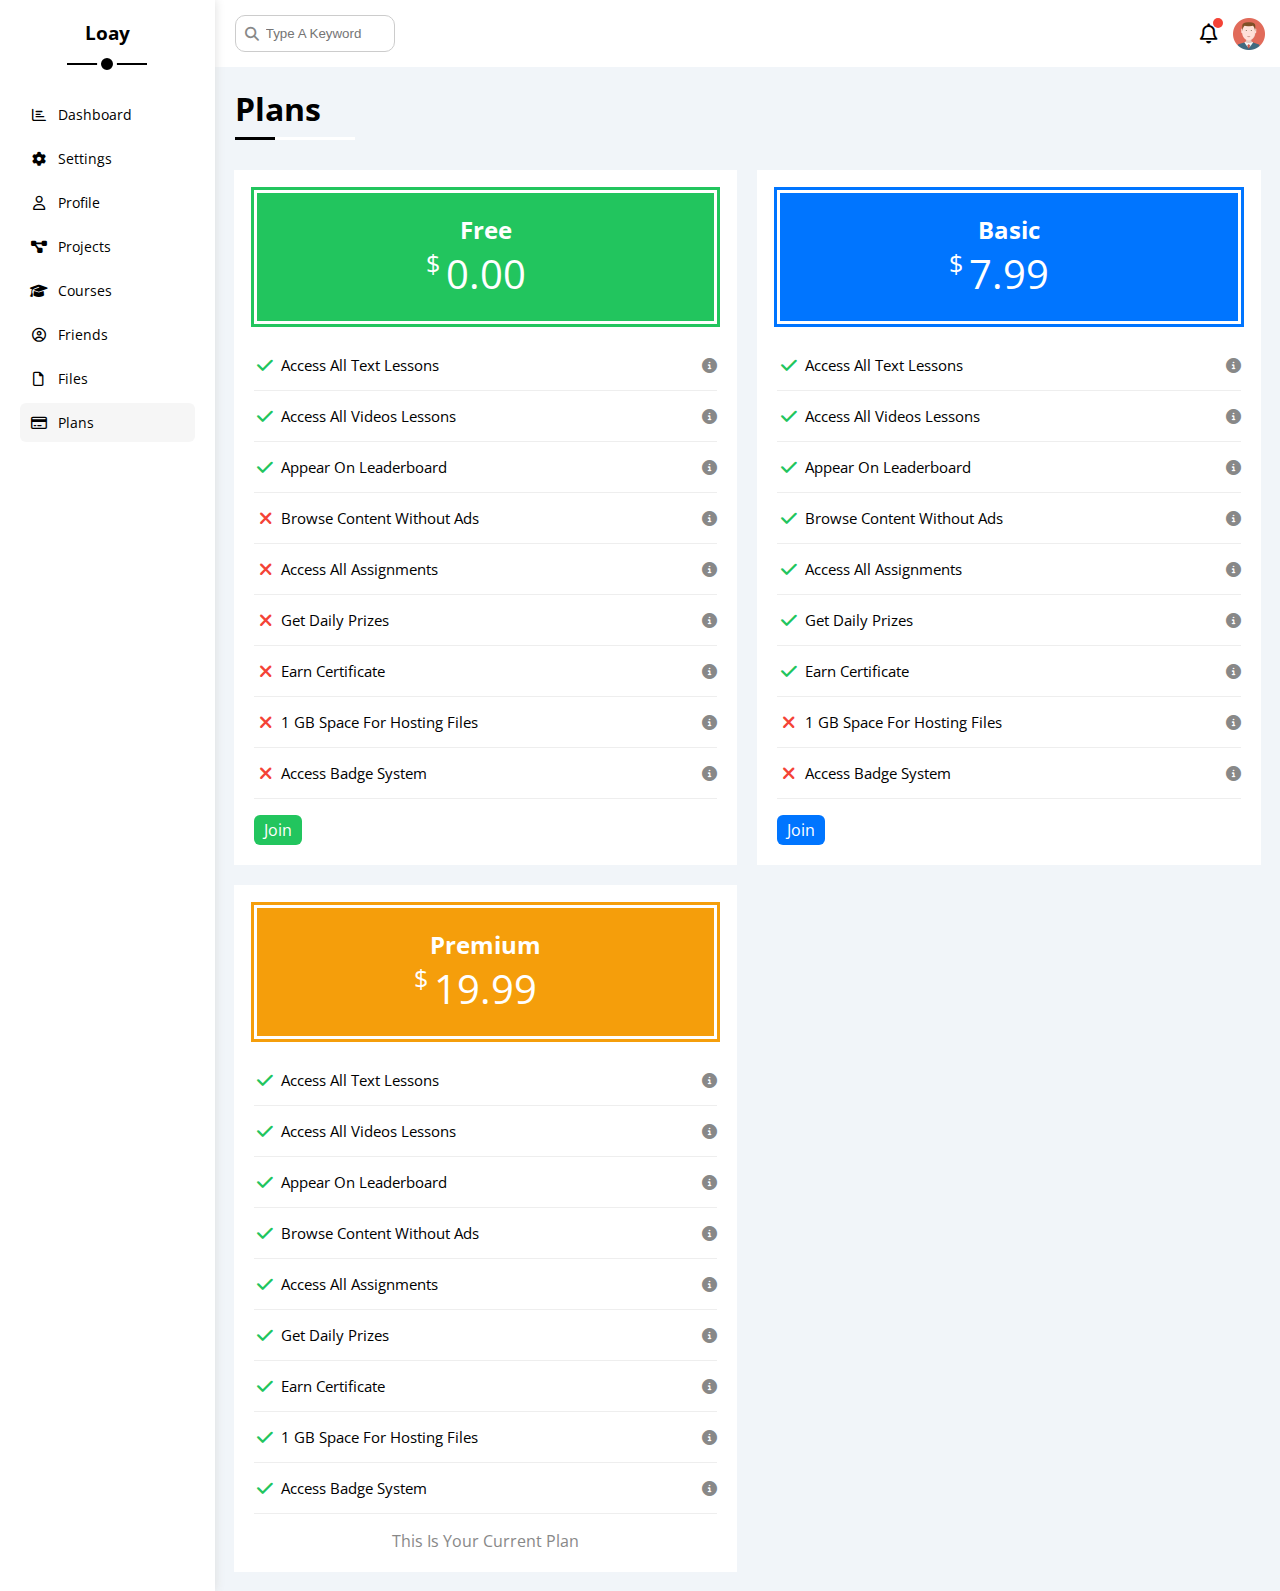
<file: HTML-CSS-Template-5/plans.html>
<!DOCTYPE html>
<html lang="en">
  <head>
    <meta charset="UTF-8" />
    <meta name="viewport" content="width=device-width, initial-scale=1.0" />
    <title>Plans</title>
    <link rel="stylesheet" href="css/all.min.css" />
    <link rel="stylesheet" href="css/framework.css" />
    <link rel="stylesheet" href="css/master.css" />
    <link rel="preconnect" href="https://fonts.googleapis.com" />
    <link rel="preconnect" href="https://fonts.gstatic.com" crossorigin="" />
    <link
      href="https://fonts.googleapis.com/css2?family=Open+Sans:wght@300;500&display=swap"
      rel="stylesheet"
    />
  </head>
  <body>
    <div class="page d-flex">
      <div class="sidebar bg-white p-20 p-relative">
        <h3 class="p-relative txt-c mt-0">Loay</h3>
        <ul>
          <li>
            <a
              class="d-flex align-center fs-14 c-black rad-6 p-10"
              href="index.html"
            >
              <i class="fa-regular fa-chart-bar fa-fw"></i>
              <span>Dashboard</span>
            </a>
          </li>
          <li>
            <a
              class="d-flex align-center fs-14 c-black rad-6 p-10"
              href="settings.html"
            >
              <i class="fa-solid fa-gear fa-fw"></i>
              <span>Settings</span>
            </a>
          </li>
          <li>
            <a
              class="d-flex align-center fs-14 c-black rad-6 p-10"
              href="profile.html"
            >
              <i class="fa-regular fa-user fa-fw"></i>
              <span>Profile</span>
            </a>
          </li>
          <li>
            <a
              class="d-flex align-center fs-14 c-black rad-6 p-10"
              href="projects.html"
            >
              <i class="fa-solid fa-diagram-project fa-fw"></i>
              <span>Projects</span>
            </a>
          </li>
          <li>
            <a
              class="d-flex align-center fs-14 c-black rad-6 p-10"
              href="courses.html"
            >
              <i class="fa-solid fa-graduation-cap fa-fw"></i>
              <span>Courses</span>
            </a>
          </li>
          <li>
            <a
              class="d-flex align-center fs-14 c-black rad-6 p-10"
              href="friends.html"
            >
              <i class="fa-regular fa-circle-user fa-fw"></i>
              <span>Friends</span>
            </a>
          </li>
          <li>
            <a
              class="d-flex align-center fs-14 c-black rad-6 p-10"
              href="files.html"
            >
              <i class="fa-regular fa-file fa-fw"></i>
              <span>Files</span>
            </a>
          </li>
          <li>
            <a
              class="active d-flex align-center fs-14 c-black rad-6 p-10"
              href="plans.html"
            >
              <i class="fa-regular fa-credit-card fa-fw"></i>
              <span>Plans</span>
            </a>
          </li>
        </ul>
      </div>
      <div class="content w-full">
        <!-- Start Head -->
        <div class="head bg-white p-15 between-flex">
          <div class="search p-relative">
            <input class="p-10" type="search" placeholder="Type A Keyword" />
          </div>
          <div class="icons d-flex align-center">
            <span class="notification p-relative">
              <i class="fa-regular fa-bell fa-lg"></i>
            </span>
            <img src="images/avatar.png" alt="" />
          </div>
        </div>
        <!-- End Head -->
        <h1 class="p-relative">Plans</h1>
        <div class="plans-page d-grid m-20 gap-20">
          <div class="plan green bg-white p-20">
            <div class="top bg-green txt-c p-20">
              <h2 class="m-0 c-white">Free</h2>
              <div class="price c-white"><span>$</span>0.00</div>
            </div>
            <ul>
              <li>
                <i class="fa-solid fa-check fa-fw yes"></i>
                <span>Access All Text Lessons</span>
                <i class="fa-solid fa-circle-info help"></i>
              </li>
              <li>
                <i class="fa-solid fa-check fa-fw yes"></i>
                <span>Access All Videos Lessons</span>
                <i class="fa-solid fa-circle-info help"></i>
              </li>
              <li>
                <i class="fa-solid fa-check fa-fw yes"></i>
                <span>Appear On Leaderboard</span>
                <i class="fa-solid fa-circle-info help"></i>
              </li>
              <li>
                <i class="fa-solid fa-xmark fa-fw"></i>
                <span>Browse Content Without Ads</span>
                <i class="fa-solid fa-circle-info help"></i>
              </li>
              <li>
                <i class="fa-solid fa-xmark fa-fw"></i>
                <span>Access All Assignments</span>
                <i class="fa-solid fa-circle-info help"></i>
              </li>
              <li>
                <i class="fa-solid fa-xmark fa-fw"></i>
                <span>Get Daily Prizes</span>
                <i class="fa-solid fa-circle-info help"></i>
              </li>
              <li>
                <i class="fa-solid fa-xmark fa-fw"></i>
                <span>Earn Certificate</span>
                <i class="fa-solid fa-circle-info help"></i>
              </li>
              <li>
                <i class="fa-solid fa-xmark fa-fw"></i>
                <span>1 GB Space For Hosting Files</span>
                <i class="fa-solid fa-circle-info help"></i>
              </li>
              <li>
                <i class="fa-solid fa-xmark fa-fw"></i>
                <span>Access Badge System</span>
                <i class="fa-solid fa-circle-info help"></i>
              </li>
            </ul>
            <a href="#" class="btn-shape bg-green c-white d-block w-fit"
              >Join</a
            >
          </div>
          <!-- Start Plan -->
          <div class="plan blue bg-white p-20">
            <div class="top bg-blue txt-c p-20">
              <h2 class="m-0 c-white">Basic</h2>
              <div class="price c-white"><span>$</span>7.99</div>
            </div>
            <ul class="list-none p-0">
              <li>
                <i class="fa-solid fa-check fa-fw yes"></i>
                <span>Access All Text Lessons</span>
                <i class="fa-solid fa-circle-info help"></i>
              </li>
              <li>
                <i class="fa-solid fa-check fa-fw yes"></i>
                <span>Access All Videos Lessons</span>
                <i class="fa-solid fa-circle-info help"></i>
              </li>
              <li>
                <i class="fa-solid fa-check fa-fw yes"></i>
                <span>Appear On Leaderboard</span>
                <i class="fa-solid fa-circle-info help"></i>
              </li>
              <li>
                <i class="fa-solid fa-check fa-fw yes"></i>
                <span>Browse Content Without Ads</span>
                <i class="fa-solid fa-circle-info help"></i>
              </li>
              <li>
                <i class="fa-solid fa-check fa-fw yes"></i>
                <span>Access All Assignments</span>
                <i class="fa-solid fa-circle-info help"></i>
              </li>
              <li>
                <i class="fa-solid fa-check fa-fw yes"></i>
                <span>Get Daily Prizes</span>
                <i class="fa-solid fa-circle-info help"></i>
              </li>
              <li>
                <i class="fa-solid fa-check fa-fw yes"></i>
                <span>Earn Certificate</span>
                <i class="fa-solid fa-circle-info help"></i>
              </li>
              <li>
                <i class="fa-solid fa-xmark fa-fw"></i>
                <span>1 GB Space For Hosting Files</span>
                <i class="fa-solid fa-circle-info help"></i>
              </li>
              <li>
                <i class="fa-solid fa-xmark fa-fw"></i>
                <span>Access Badge System</span>
                <i class="fa-solid fa-circle-info help"></i>
              </li>
            </ul>
            <a href="#" class="btn-shape bg-blue c-white d-block w-fit">Join</a>
          </div>
          <!-- End Plan -->
          <!-- Start Plan -->
          <div class="plan orange bg-white p-20">
            <div class="top bg-orange txt-c p-20">
              <h2 class="m-0 c-white">Premium</h2>
              <div class="price c-white"><span>$</span>19.99</div>
            </div>
            <ul class="list-none p-0">
              <li>
                <i class="fa-solid fa-check fa-fw yes"></i>
                <span>Access All Text Lessons</span>
                <i class="fa-solid fa-circle-info help"></i>
              </li>
              <li>
                <i class="fa-solid fa-check fa-fw yes"></i>
                <span>Access All Videos Lessons</span>
                <i class="fa-solid fa-circle-info help"></i>
              </li>
              <li>
                <i class="fa-solid fa-check fa-fw yes"></i>
                <span>Appear On Leaderboard</span>
                <i class="fa-solid fa-circle-info help"></i>
              </li>
              <li>
                <i class="fa-solid fa-check fa-fw yes"></i>
                <span>Browse Content Without Ads</span>
                <i class="fa-solid fa-circle-info help"></i>
              </li>
              <li>
                <i class="fa-solid fa-check fa-fw yes"></i>
                <span>Access All Assignments</span>
                <i class="fa-solid fa-circle-info help"></i>
              </li>
              <li>
                <i class="fa-solid fa-check fa-fw yes"></i>
                <span>Get Daily Prizes</span>
                <i class="fa-solid fa-circle-info help"></i>
              </li>
              <li>
                <i class="fa-solid fa-check fa-fw yes"></i>
                <span>Earn Certificate</span>
                <i class="fa-solid fa-circle-info help"></i>
              </li>
              <li>
                <i class="fa-solid fa-check fa-fw yes"></i>
                <span>1 GB Space For Hosting Files</span>
                <i class="fa-solid fa-circle-info help"></i>
              </li>
              <li>
                <i class="fa-solid fa-check fa-fw yes"></i>
                <span>Access Badge System</span>
                <i class="fa-solid fa-circle-info help"></i>
              </li>
            </ul>
            <p class="c-grey m-0 txt-c">This Is Your Current Plan</p>
          </div>
          <!-- End Plan -->
        </div>
      </div>
    </div>
  </body>
</html>
</file>
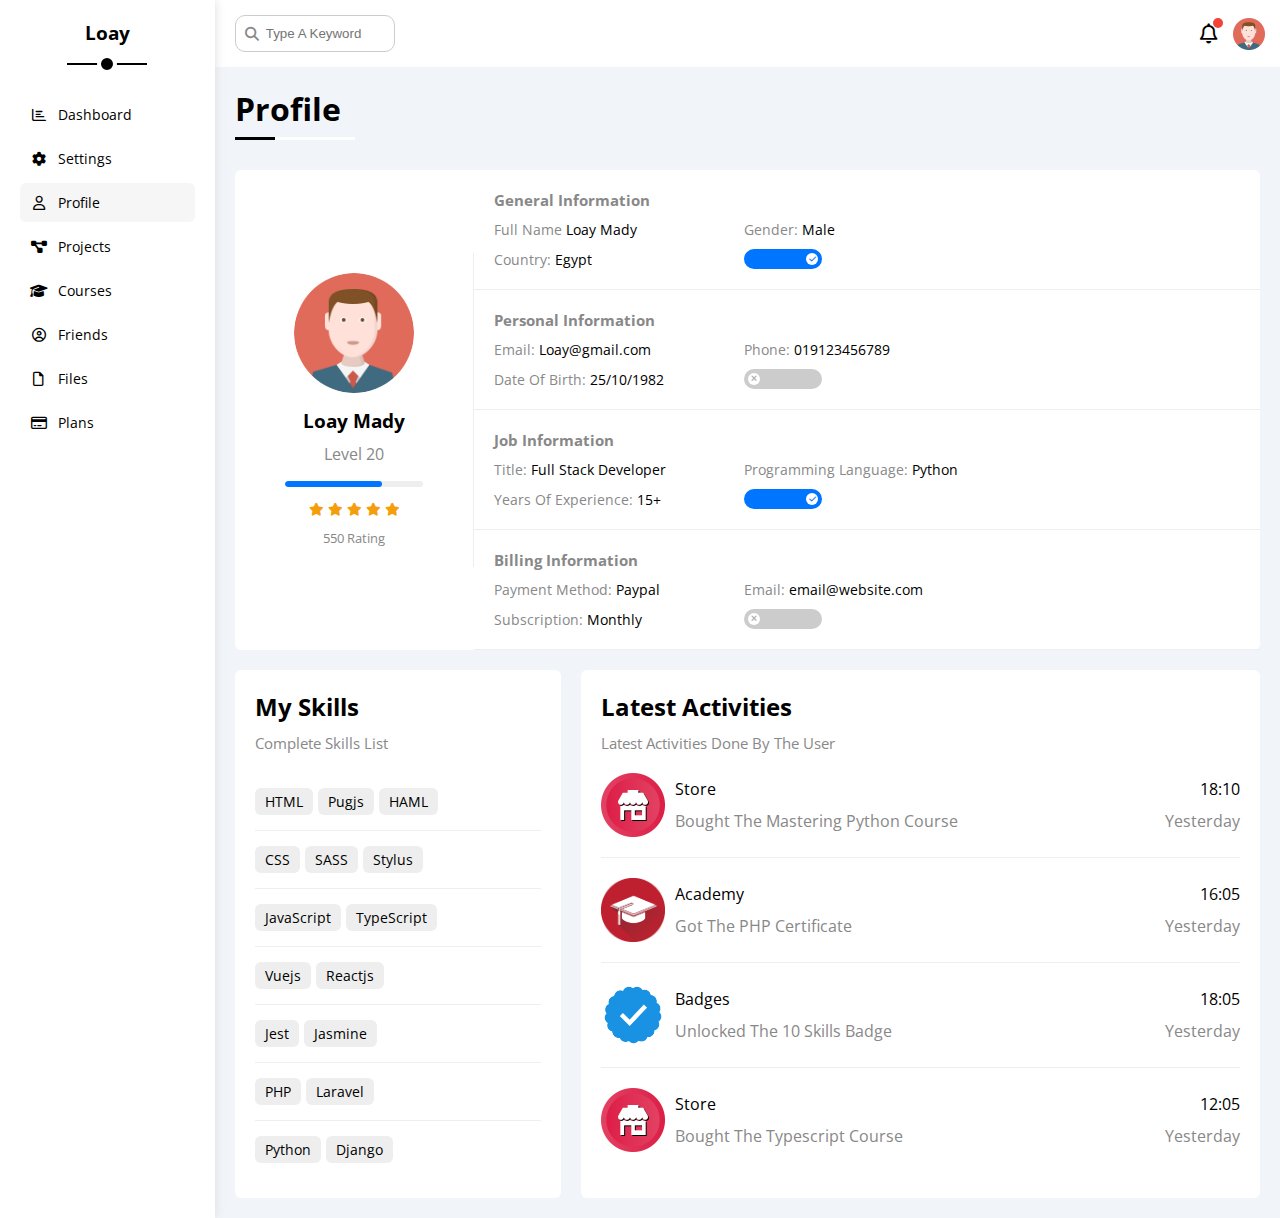
<file: HTML-CSS-Template-5/profile.html>
<!DOCTYPE html>
<html lang="en">
  <head>
    <meta charset="UTF-8" />
    <meta name="viewport" content="width=device-width, initial-scale=1.0" />
    <title>Profile</title>
    <link rel="stylesheet" href="css/all.min.css" />
    <link rel="stylesheet" href="css/framework.css" />
    <link rel="stylesheet" href="css/master.css" />
    <link rel="preconnect" href="https://fonts.googleapis.com" />
    <link rel="preconnect" href="https://fonts.gstatic.com" crossorigin="" />
    <link
      href="https://fonts.googleapis.com/css2?family=Open+Sans:wght@300;500&display=swap"
      rel="stylesheet"
    />
  </head>
  <body>
    <div class="page d-flex">
      <div class="sidebar bg-white p-20 p-relative">
        <h3 class="p-relative txt-c mt-0">Loay</h3>
        <ul>
          <li>
            <a
              class="d-flex align-center fs-14 c-black rad-6 p-10"
              href="index.html"
            >
              <i class="fa-regular fa-chart-bar fa-fw"></i>
              <span>Dashboard</span>
            </a>
          </li>
          <li>
            <a
              class="d-flex align-center fs-14 c-black rad-6 p-10"
              href="settings.html"
            >
              <i class="fa-solid fa-gear fa-fw"></i>
              <span>Settings</span>
            </a>
          </li>
          <li>
            <a
              class="active d-flex align-center fs-14 c-black rad-6 p-10"
              href="profile.html"
            >
              <i class="fa-regular fa-user fa-fw"></i>
              <span>Profile</span>
            </a>
          </li>
          <li>
            <a
              class="d-flex align-center fs-14 c-black rad-6 p-10"
              href="projects.html"
            >
              <i class="fa-solid fa-diagram-project fa-fw"></i>
              <span>Projects</span>
            </a>
          </li>
          <li>
            <a
              class="d-flex align-center fs-14 c-black rad-6 p-10"
              href="courses.html"
            >
              <i class="fa-solid fa-graduation-cap fa-fw"></i>
              <span>Courses</span>
            </a>
          </li>
          <li>
            <a
              class="d-flex align-center fs-14 c-black rad-6 p-10"
              href="friends.html"
            >
              <i class="fa-regular fa-circle-user fa-fw"></i>
              <span>Friends</span>
            </a>
          </li>
          <li>
            <a
              class="d-flex align-center fs-14 c-black rad-6 p-10"
              href="files.html"
            >
              <i class="fa-regular fa-file fa-fw"></i>
              <span>Files</span>
            </a>
          </li>
          <li>
            <a
              class="d-flex align-center fs-14 c-black rad-6 p-10"
              href="plans.html"
            >
              <i class="fa-regular fa-credit-card fa-fw"></i>
              <span>Plans</span>
            </a>
          </li>
        </ul>
      </div>
      <div class="content flow-hidden w-full">
        <!-- Start Head -->
        <div class="head bg-white p-15 between-flex">
          <div class="search p-relative">
            <input class="p-10" type="search" placeholder="Type A Keyword" />
          </div>
          <div class="icons d-flex align-center">
            <span class="notification p-relative">
              <i class="fa-regular fa-bell fa-lg"></i>
            </span>
            <img src="images/avatar.png" alt="" />
          </div>
        </div>
        <!-- End Head -->
        <h1 class="p-relative">Profile</h1>
        <!--Start Profile-page -->
        <div class="profile-page m-20">
          <!-- Start Overview -->
          <div class="overview bg-white rad-10 d-flex align-center">
            <div class="avatar-box txt-c p-20">
              <img class="rad-half mb-10" src="images/avatar.png" alt="" />
              <h3 class="m-0">Loay Mady</h3>
              <p class="c-grey mt-10">Level 20</p>
              <div class="level rad-6 bg-eee p-relative">
                <span style="width: 70%"></span>
              </div>
              <div class="rating mt-10 mb-10">
                <i class="fa-solid fa-star c-orange fs-13"></i>
                <i class="fa-solid fa-star c-orange fs-13"></i>
                <i class="fa-solid fa-star c-orange fs-13"></i>
                <i class="fa-solid fa-star c-orange fs-13"></i>
                <i class="fa-solid fa-star c-orange fs-13"></i>
              </div>
              <p class="c-grey m-0 fs-13">550 Rating</p>
            </div>
            <div class="info-box w-full txt-c-mobile">
              <!-- Start Information Row -->
              <div class="box p-20 d-flex align-center">
                <h4 class="c-grey fs-15 m-0 w-full">General Information</h4>
                <div class="fs-14">
                  <span class="c-grey">Full Name</span>
                  <span>Loay Mady</span>
                </div>
                <div class="fs-14">
                  <span class="c-grey">Gender:</span>
                  <span>Male</span>
                </div>
                <div class="fs-14">
                  <span class="c-grey">Country:</span>
                  <span>Egypt</span>
                </div>
                <div class="fs-14">
                  <label>
                    <input class="toggle-checkbox" type="checkbox" checked="" />
                    <div class="toggle-switch"></div>
                  </label>
                </div>
              </div>
              <!-- End Information Row -->
              <!-- Start Information Row -->
              <div class="box p-20 d-flex align-center">
                <h4 class="c-grey w-full fs-15 m-0">Personal Information</h4>
                <div class="fs-14">
                  <span class="c-grey">Email:</span>
                  <span>Loay@gmail.com</span>
                </div>
                <div class="fs-14">
                  <span class="c-grey">Phone:</span>
                  <span>019123456789</span>
                </div>
                <div class="fs-14">
                  <span class="c-grey">Date Of Birth:</span>
                  <span>25/10/1982</span>
                </div>
                <div class="fs-14">
                  <label>
                    <input class="toggle-checkbox" type="checkbox" />
                    <div class="toggle-switch"></div>
                  </label>
                </div>
              </div>
              <!-- End Information Row -->
              <!-- Start Information Row -->
              <div class="box p-20 d-flex align-center">
                <h4 class="c-grey w-full fs-15 m-0">Job Information</h4>
                <div class="fs-14">
                  <span class="c-grey">Title:</span>
                  <span>Full Stack Developer</span>
                </div>
                <div class="fs-14">
                  <span class="c-grey">Programming Language:</span>
                  <span>Python</span>
                </div>
                <div class="fs-14">
                  <span class="c-grey">Years Of Experience:</span>
                  <span>15+</span>
                </div>
                <div class="fs-14">
                  <label>
                    <input class="toggle-checkbox" type="checkbox" checked="" />
                    <div class="toggle-switch"></div>
                  </label>
                </div>
              </div>
              <!-- End Information Row -->
              <!-- Start Information Row -->
              <div class="box p-20 d-flex align-center">
                <h4 class="c-grey w-full fs-15 m-0">Billing Information</h4>
                <div class="fs-14">
                  <span class="c-grey">Payment Method:</span>
                  <span>Paypal</span>
                </div>
                <div class="fs-14">
                  <span class="c-grey">Email:</span>
                  <span>email@website.com</span>
                </div>
                <div class="fs-14">
                  <span class="c-grey">Subscription:</span>
                  <span>Monthly</span>
                </div>
                <div class="fs-14">
                  <label>
                    <input class="toggle-checkbox" type="checkbox" />
                    <div class="toggle-switch"></div>
                  </label>
                </div>
              </div>
              <!-- End Information Row -->
            </div>
          </div>
          <!-- End Overview -->

          <!-- Start Other Data -->
          <div class="other-data d-flex gap-20">
            <div class="skills-card p-20 bg-white rad-10 mt-20">
              <h2 class="mt-0 mb-10">My Skills</h2>
              <p class="mt-0 mb-20 c-grey fs-15">Complete Skills List</p>
              <ul class="m-0 txt-c-mobile">
                <li><span>HTML</span><span>Pugjs</span><span>HAML</span></li>
                <li><span>CSS</span><span>SASS</span><span>Stylus</span></li>
                <li><span>JavaScript</span><span>TypeScript</span></li>
                <li><span>Vuejs</span><span>Reactjs</span></li>
                <li><span>Jest</span><span>Jasmine</span></li>
                <li><span>PHP</span><span>Laravel</span></li>
                <li><span>Python</span><span>Django</span></li>
              </ul>
            </div>
            <div class="activities p-20 bg-white rad-10 mt-20">
              <h2 class="mt-0 mb-10">Latest Activities</h2>
              <p class="mt-0 mb-20 c-grey fs-15">
                Latest Activities Done By The User
              </p>
              <div class="activity d-flex align-center txt-c-mobile">
                <img src="images/activity-01.png" alt="" />
                <div class="info">
                  <span class="d-block mb-10">Store</span>
                  <span class="c-grey">Bought The Mastering Python Course</span>
                </div>
                <div class="date">
                  <span class="d-block mb-10">18:10</span>
                  <span class="c-grey">Yesterday</span>
                </div>
              </div>
              <div class="activity d-flex align-center txt-c-mobile">
                <img src="images/activity-02.png" alt="" />
                <div class="info">
                  <span class="d-block mb-10">Academy</span>
                  <span class="c-grey">Got The PHP Certificate</span>
                </div>
                <div class="date">
                  <span class="d-block mb-10">16:05</span>
                  <span class="c-grey">Yesterday</span>
                </div>
              </div>
              <div class="activity d-flex align-center txt-c-mobile">
                <img src="images/activity-03.png" alt="" />
                <div class="info">
                  <span class="d-block mb-10">Badges</span>
                  <span class="c-grey">Unlocked The 10 Skills Badge</span>
                </div>
                <div class="date">
                  <span class="d-block mb-10">18:05</span>
                  <span class="c-grey">Yesterday</span>
                </div>
              </div>
              <div class="activity d-flex align-center txt-c-mobile">
                <img src="images/activity-01.png" alt="" />
                <div class="info">
                  <span class="d-block mb-10">Store</span>
                  <span class="c-grey">Bought The Typescript Course</span>
                </div>
                <div class="date">
                  <span class="d-block mb-10">12:05</span>
                  <span class="c-grey">Yesterday</span>
                </div>
              </div>
            </div>
          </div>
          <!-- End Other Data -->
        </div>
      </div>
    </div>
  </body>
</html>
</file>
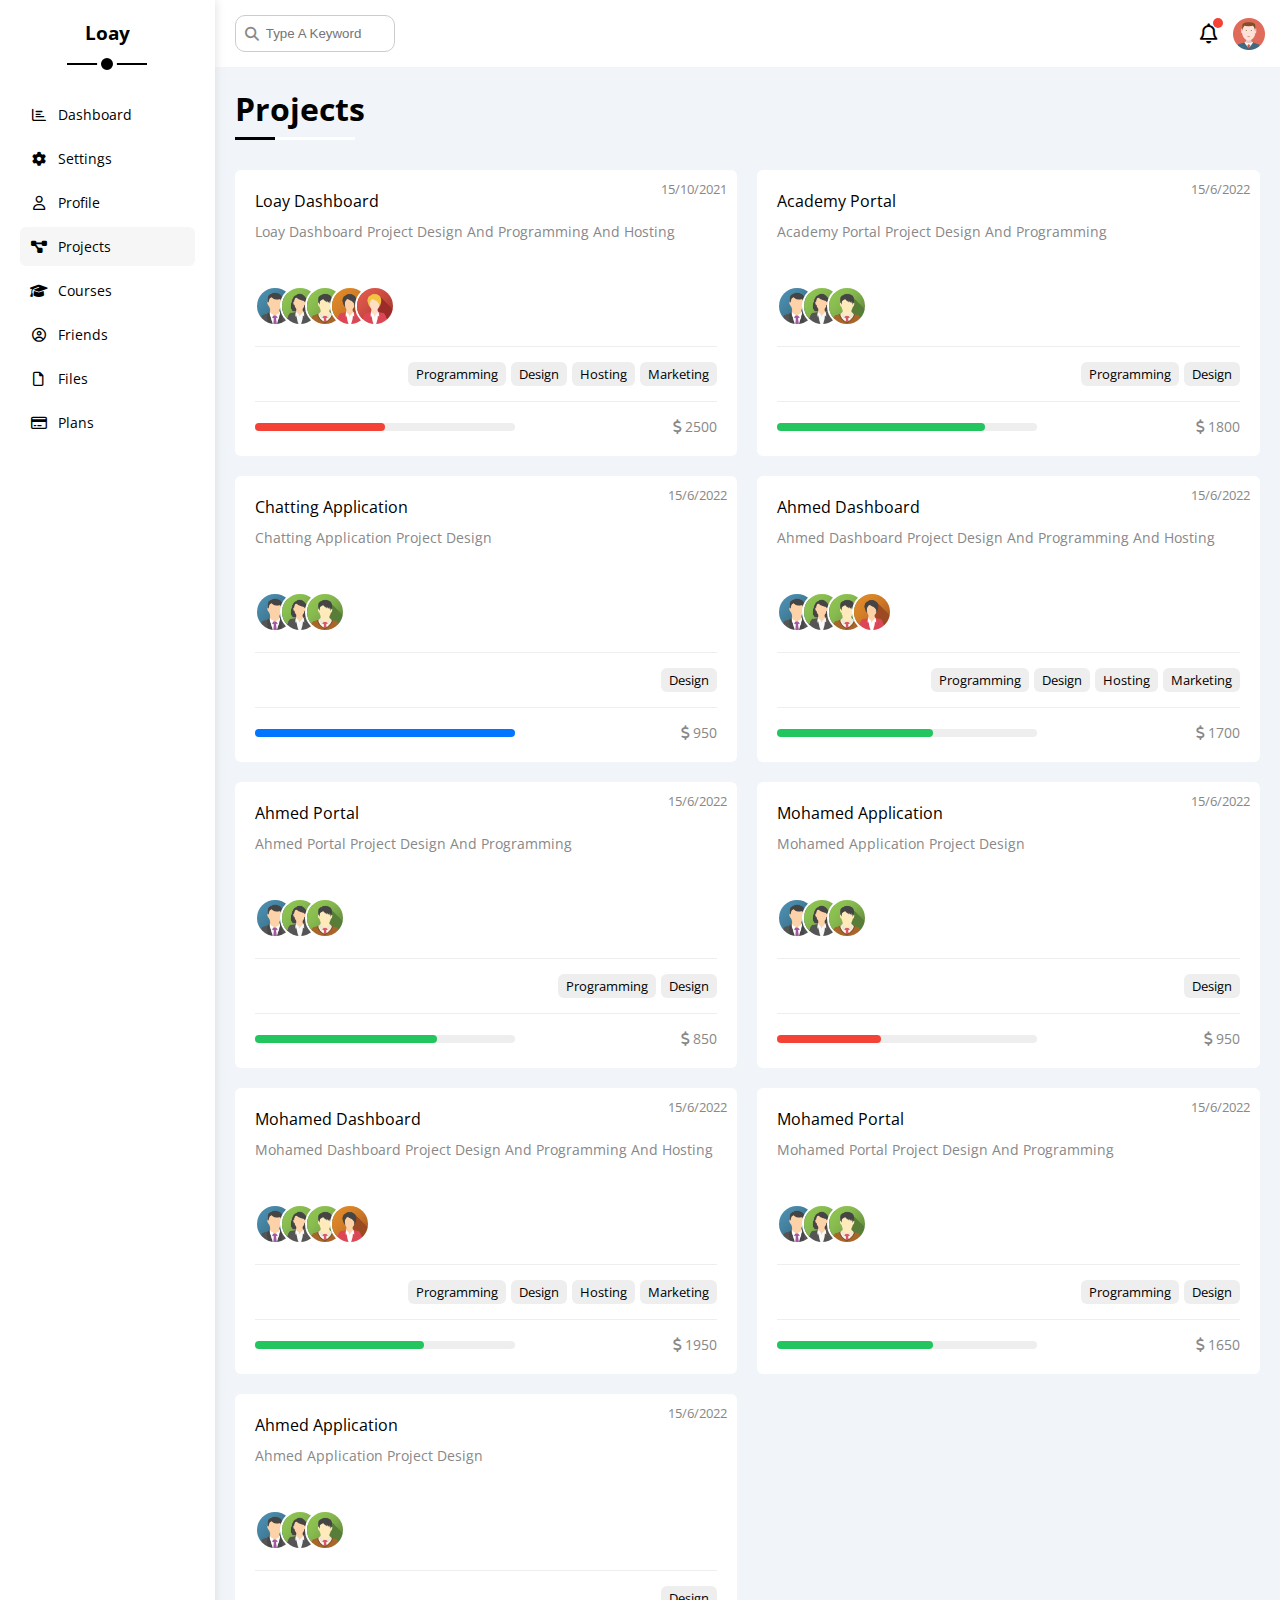
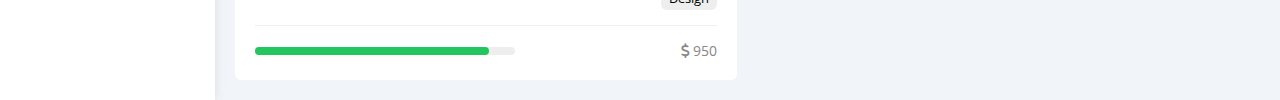
<file: HTML-CSS-Template-5/projects.html>
<!DOCTYPE html>
<html lang="en">
  <head>
    <meta charset="UTF-8" />
    <meta name="viewport" content="width=device-width, initial-scale=1.0" />
    <title>Projects</title>
    <link rel="stylesheet" href="css/all.min.css" />
    <link rel="stylesheet" href="css/framework.css" />
    <link rel="stylesheet" href="css/master.css" />
    <link rel="preconnect" href="https://fonts.googleapis.com" />
    <link rel="preconnect" href="https://fonts.gstatic.com" crossorigin="" />
    <link
      href="https://fonts.googleapis.com/css2?family=Open+Sans:wght@300;500&display=swap"
      rel="stylesheet"
    />
  </head>
  <body>
    <div class="page d-flex">
      <div class="sidebar bg-white p-20 p-relative">
        <h3 class="p-relative txt-c mt-0">Loay</h3>
        <ul>
          <li>
            <a
              class="d-flex align-center fs-14 c-black rad-6 p-10"
              href="index.html"
            >
              <i class="fa-regular fa-chart-bar fa-fw"></i>
              <span>Dashboard</span>
            </a>
          </li>
          <li>
            <a
              class="d-flex align-center fs-14 c-black rad-6 p-10"
              href="settings.html"
            >
              <i class="fa-solid fa-gear fa-fw"></i>
              <span>Settings</span>
            </a>
          </li>
          <li>
            <a
              class="d-flex align-center fs-14 c-black rad-6 p-10"
              href="profile.html"
            >
              <i class="fa-regular fa-user fa-fw"></i>
              <span>Profile</span>
            </a>
          </li>
          <li>
            <a
              class="active d-flex align-center fs-14 c-black rad-6 p-10"
              href="projects.html"
            >
              <i class="fa-solid fa-diagram-project fa-fw"></i>
              <span>Projects</span>
            </a>
          </li>
          <li>
            <a
              class="d-flex align-center fs-14 c-black rad-6 p-10"
              href="courses.html"
            >
              <i class="fa-solid fa-graduation-cap fa-fw"></i>
              <span>Courses</span>
            </a>
          </li>
          <li>
            <a
              class="d-flex align-center fs-14 c-black rad-6 p-10"
              href="friends.html"
            >
              <i class="fa-regular fa-circle-user fa-fw"></i>
              <span>Friends</span>
            </a>
          </li>
          <li>
            <a
              class="d-flex align-center fs-14 c-black rad-6 p-10"
              href="files.html"
            >
              <i class="fa-regular fa-file fa-fw"></i>
              <span>Files</span>
            </a>
          </li>
          <li>
            <a
              class="d-flex align-center fs-14 c-black rad-6 p-10"
              href="plans.html"
            >
              <i class="fa-regular fa-credit-card fa-fw"></i>
              <span>Plans</span>
            </a>
          </li>
        </ul>
      </div>
      <div class="content w-full">
        <!-- Start Head -->
        <div class="head bg-white p-15 between-flex">
          <div class="search p-relative">
            <input class="p-10" type="search" placeholder="Type A Keyword" />
          </div>
          <div class="icons d-flex align-center">
            <span class="notification p-relative">
              <i class="fa-regular fa-bell fa-lg"></i>
            </span>
            <img src="images/avatar.png" alt="" />
          </div>
        </div>
        <!-- End Head -->
        <h1 class="p-relative">Projects</h1>
        <div class="projects-page d-grid m-20 gap-20">
          <div class="project bg-white p-20 rad-6 p-relative">
            <span class="date fs-13 c-grey">15/10/2021</span>
            <h4 class="m-0">Loay Dashboard</h4>
            <p class="c-grey mt-10 mb-10 fs-14">
              Loay Dashboard Project Design And Programming And Hosting
            </p>
            <div class="team">
              <a href="#"><img src="images/team-01.png" alt="" /></a>
              <a href="#"><img src="images/team-02.png" alt="" /></a>
              <a href="#"><img src="images/team-03.png" alt="" /></a>
              <a href="#"><img src="images/team-04.png" alt="" /></a>
              <a href="#"><img src="images/team-05.png" alt="" /></a>
            </div>
            <div class="do d-flex">
              <span class="fs-13 rad-6 bg-eee">Programming</span>
              <span class="fs-13 rad-6 bg-eee">Design</span>
              <span class="fs-13 rad-6 bg-eee">Hosting</span>
              <span class="fs-13 rad-6 bg-eee">Marketing</span>
            </div>
            <div class="info between-flex">
              <div class="prog bg-eee">
                <span class="bg-red" style="width: 50%"></span>
              </div>
              <div class="fs-14 c-grey">
                <i class="fa-solid fa-dollar-sign"></i>
                2500
              </div>
            </div>
          </div>
          <div class="project bg-white p-20 rad-6 p-relative">
            <span class="date fs-13 c-grey">15/6/2022</span>
            <h4 class="m-0">Academy Portal</h4>
            <p class="c-grey mt-10 mb-10 fs-14">
              Academy Portal Project Design And Programming
            </p>
            <div class="team">
              <a href="#"><img src="images/team-01.png" alt="" /></a>
              <a href="#"><img src="images/team-02.png" alt="" /></a>
              <a href="#"><img src="images/team-03.png" alt="" /></a>
            </div>
            <div class="do d-flex">
              <span class="fs-13 rad-6 bg-eee">Programming</span>
              <span class="fs-13 rad-6 bg-eee">Design</span>
            </div>
            <div class="info between-flex">
              <div class="prog bg-eee">
                <span class="bg-green" style="width: 80%"></span>
              </div>
              <div class="fs-14 c-grey">
                <i class="fa-solid fa-dollar-sign"></i>
                1800
              </div>
            </div>
          </div>
          <div class="project bg-white p-20 rad-6 p-relative">
            <span class="date fs-13 c-grey">15/6/2022</span>
            <h4 class="m-0">Chatting Application</h4>
            <p class="c-grey mt-10 mb-10 fs-14">
              Chatting Application Project Design
            </p>
            <div class="team">
              <a href="#"><img src="images/team-01.png" alt="" /></a>
              <a href="#"><img src="images/team-02.png" alt="" /></a>
              <a href="#"><img src="images/team-03.png" alt="" /></a>
            </div>
            <div class="do d-flex">
              <span class="fs-13 rad-6 bg-eee">Design</span>
            </div>
            <div class="info between-flex">
              <div class="prog bg-eee">
                <span class="bg-blue" style="width: 100%"></span>
              </div>
              <div class="fs-14 c-grey">
                <i class="fa-solid fa-dollar-sign"></i>
                950
              </div>
            </div>
          </div>
          <div class="project bg-white p-20 rad-6 p-relative">
            <span class="date fs-13 c-grey">15/6/2022</span>
            <h4 class="m-0">Ahmed Dashboard</h4>
            <p class="c-grey mt-10 mb-10 fs-14">
              Ahmed Dashboard Project Design And Programming And Hosting
            </p>
            <div class="team">
              <a href="#"><img src="images/team-01.png" alt="" /></a>
              <a href="#"><img src="images/team-02.png" alt="" /></a>
              <a href="#"><img src="images/team-03.png" alt="" /></a>
              <a href="#"><img src="images/team-04.png" alt="" /></a>
            </div>
            <div class="do d-flex">
              <span class="fs-13 rad-6 bg-eee">Programming</span>
              <span class="fs-13 rad-6 bg-eee">Design</span>
              <span class="fs-13 rad-6 bg-eee">Hosting</span>
              <span class="fs-13 rad-6 bg-eee">Marketing</span>
            </div>
            <div class="info between-flex">
              <div class="prog bg-eee">
                <span class="bg-green" style="width: 60%"></span>
              </div>
              <div class="fs-14 c-grey">
                <i class="fa-solid fa-dollar-sign"></i>
                1700
              </div>
            </div>
          </div>
          <div class="project bg-white p-20 rad-6 p-relative">
            <span class="date fs-13 c-grey">15/6/2022</span>
            <h4 class="m-0">Ahmed Portal</h4>
            <p class="c-grey mt-10 mb-10 fs-14">
              Ahmed Portal Project Design And Programming
            </p>
            <div class="team">
              <a href="#"><img src="images/team-01.png" alt="" /></a>
              <a href="#"><img src="images/team-02.png" alt="" /></a>
              <a href="#"><img src="images/team-03.png" alt="" /></a>
            </div>
            <div class="do d-flex">
              <span class="fs-13 rad-6 bg-eee">Programming</span>
              <span class="fs-13 rad-6 bg-eee">Design</span>
            </div>
            <div class="info between-flex">
              <div class="prog bg-eee">
                <span class="bg-green" style="width: 70%"></span>
              </div>
              <div class="fs-14 c-grey">
                <i class="fa-solid fa-dollar-sign"></i>
                850
              </div>
            </div>
          </div>
          <div class="project bg-white p-20 rad-6 p-relative">
            <span class="date fs-13 c-grey">15/6/2022</span>
            <h4 class="m-0">Mohamed Application</h4>
            <p class="c-grey mt-10 mb-10 fs-14">
              Mohamed Application Project Design
            </p>
            <div class="team">
              <a href="#"><img src="images/team-01.png" alt="" /></a>
              <a href="#"><img src="images/team-02.png" alt="" /></a>
              <a href="#"><img src="images/team-03.png" alt="" /></a>
            </div>
            <div class="do d-flex">
              <span class="fs-13 rad-6 bg-eee">Design</span>
            </div>
            <div class="info between-flex">
              <div class="prog bg-eee">
                <span class="bg-red" style="width: 40%"></span>
              </div>
              <div class="fs-14 c-grey">
                <i class="fa-solid fa-dollar-sign"></i>
                950
              </div>
            </div>
          </div>
          <div class="project bg-white p-20 rad-6 p-relative">
            <span class="date fs-13 c-grey">15/6/2022</span>
            <h4 class="m-0">Mohamed Dashboard</h4>
            <p class="c-grey mt-10 mb-10 fs-14">
              Mohamed Dashboard Project Design And Programming And Hosting
            </p>
            <div class="team">
              <a href="#"><img src="images/team-01.png" alt="" /></a>
              <a href="#"><img src="images/team-02.png" alt="" /></a>
              <a href="#"><img src="images/team-03.png" alt="" /></a>
              <a href="#"><img src="images/team-04.png" alt="" /></a>
            </div>
            <div class="do d-flex">
              <span class="fs-13 rad-6 bg-eee">Programming</span>
              <span class="fs-13 rad-6 bg-eee">Design</span>
              <span class="fs-13 rad-6 bg-eee">Hosting</span>
              <span class="fs-13 rad-6 bg-eee">Marketing</span>
            </div>
            <div class="info between-flex">
              <div class="prog bg-eee">
                <span class="bg-green" style="width: 65%"></span>
              </div>
              <div class="fs-14 c-grey">
                <i class="fa-solid fa-dollar-sign"></i>
                1950
              </div>
            </div>
          </div>
          <div class="project bg-white p-20 rad-6 p-relative">
            <span class="date fs-13 c-grey">15/6/2022</span>
            <h4 class="m-0">Mohamed Portal</h4>
            <p class="c-grey mt-10 mb-10 fs-14">
              Mohamed Portal Project Design And Programming
            </p>
            <div class="team">
              <a href="#"><img src="images/team-01.png" alt="" /></a>
              <a href="#"><img src="images/team-02.png" alt="" /></a>
              <a href="#"><img src="images/team-03.png" alt="" /></a>
            </div>
            <div class="do d-flex">
              <span class="fs-13 rad-6 bg-eee">Programming</span>
              <span class="fs-13 rad-6 bg-eee">Design</span>
            </div>
            <div class="info between-flex">
              <div class="prog bg-eee">
                <span class="bg-green" style="width: 60%"></span>
              </div>
              <div class="fs-14 c-grey">
                <i class="fa-solid fa-dollar-sign"></i>
                1650
              </div>
            </div>
          </div>
          <div class="project bg-white p-20 rad-6 p-relative">
            <span class="date fs-13 c-grey">15/6/2022</span>
            <h4 class="m-0">Ahmed Application</h4>
            <p class="c-grey mt-10 mb-10 fs-14">
              Ahmed Application Project Design
            </p>
            <div class="team">
              <a href="#"><img src="images/team-01.png" alt="" /></a>
              <a href="#"><img src="images/team-02.png" alt="" /></a>
              <a href="#"><img src="images/team-03.png" alt="" /></a>
            </div>
            <div class="do d-flex">
              <span class="fs-13 rad-6 bg-eee">Design</span>
            </div>
            <div class="info between-flex">
              <div class="prog bg-eee">
                <span class="bg-green" style="width: 90%"></span>
              </div>
              <div class="fs-14 c-grey">
                <i class="fa-solid fa-dollar-sign"></i>
                950
              </div>
            </div>
          </div>
        </div>
      </div>
    </div>
  </body>
</html>
</file>
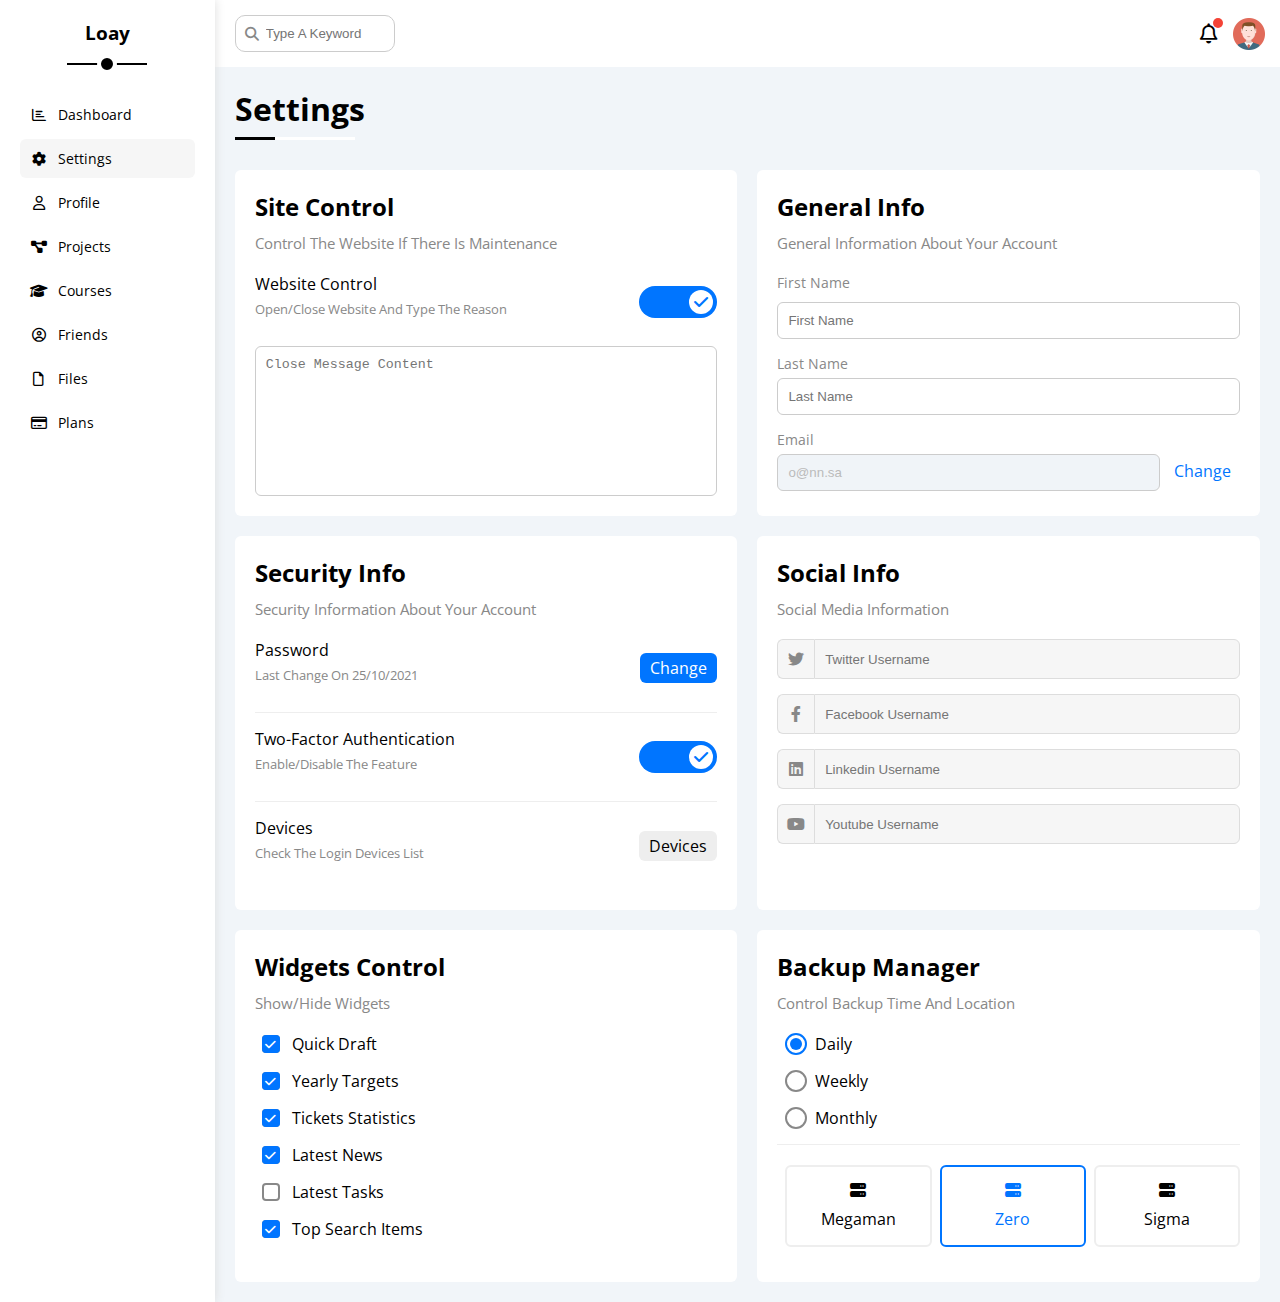
<file: HTML-CSS-Template-5/settings.html>
<!DOCTYPE html>
<html lang="en">
  <head>
    <meta charset="UTF-8" />
    <meta name="viewport" content="width=device-width, initial-scale=1.0" />
    <title>Settings</title>
    <link rel="stylesheet" href="css/all.min.css" />
    <link rel="stylesheet" href="css/framework.css" />
    <link rel="stylesheet" href="css/master.css" />
    <link rel="preconnect" href="https://fonts.googleapis.com" />
    <link rel="preconnect" href="https://fonts.gstatic.com" crossorigin="" />
    <link
      href="https://fonts.googleapis.com/css2?family=Open+Sans:wght@300;500&display=swap"
      rel="stylesheet"
    />
  </head>
  <body>
    <div class="page d-flex">
      <div class="sidebar bg-white p-20 p-relative">
        <h3 class="p-relative txt-c mt-0">Loay</h3>
        <ul>
          <li>
            <a
              class="d-flex align-center fs-14 c-black rad-6 p-10"
              href="index.html"
            >
              <i class="fa-regular fa-chart-bar fa-fw"></i>
              <span>Dashboard</span>
            </a>
          </li>
          <li>
            <a
              class="active d-flex align-center fs-14 c-black rad-6 p-10"
              href="settings.html"
            >
              <i class="fa-solid fa-gear fa-fw"></i>
              <span>Settings</span>
            </a>
          </li>
          <li>
            <a
              class="d-flex align-center fs-14 c-black rad-6 p-10"
              href="profile.html"
            >
              <i class="fa-regular fa-user fa-fw"></i>
              <span>Profile</span>
            </a>
          </li>
          <li>
            <a
              class="d-flex align-center fs-14 c-black rad-6 p-10"
              href="projects.html"
            >
              <i class="fa-solid fa-diagram-project fa-fw"></i>
              <span>Projects</span>
            </a>
          </li>
          <li>
            <a
              class="d-flex align-center fs-14 c-black rad-6 p-10"
              href="courses.html"
            >
              <i class="fa-solid fa-graduation-cap fa-fw"></i>
              <span>Courses</span>
            </a>
          </li>
          <li>
            <a
              class="d-flex align-center fs-14 c-black rad-6 p-10"
              href="friends.html"
            >
              <i class="fa-regular fa-circle-user fa-fw"></i>
              <span>Friends</span>
            </a>
          </li>
          <li>
            <a
              class="d-flex align-center fs-14 c-black rad-6 p-10"
              href="files.html"
            >
              <i class="fa-regular fa-file fa-fw"></i>
              <span>Files</span>
            </a>
          </li>
          <li>
            <a
              class="d-flex align-center fs-14 c-black rad-6 p-10"
              href="plans.html"
            >
              <i class="fa-regular fa-credit-card fa-fw"></i>
              <span>Plans</span>
            </a>
          </li>
        </ul>
      </div>
      <div class="content flow-hidden w-full">
        <!-- Start Head -->
        <div class="head bg-white p-15 between-flex">
          <div class="search p-relative">
            <input class="p-10" type="search" placeholder="Type A Keyword" />
          </div>
          <div class="icons d-flex align-center">
            <span class="notification p-relative">
              <i class="fa-regular fa-bell fa-lg"></i>
            </span>
            <img src="images/avatar.png" alt="" />
          </div>
        </div>
        <!-- End Head -->
        <h1 class="p-relative">Settings</h1>
        <!--Start settings-page -->
        <div class="settings-page m-20 d-grid gap-20">
          <!-- Start Settings Box -->
          <div class="p-20 bg-white rad-10">
            <h2 class="mt-0 mb-10">Site Control</h2>
            <p class="mt-0 mb-20 c-grey fs-15">
              Control The Website If There Is Maintenance
            </p>
            <div class="mb-15 between-flex">
              <div>
                <span>Website Control</span>
                <p class="c-grey mt-5 mb-0 fs-13">
                  Open/Close Website And Type The Reason
                </p>
              </div>
              <div>
                <label>
                  <input class="toggle-checkbox" type="checkbox" checked="" />
                  <div class="toggle-switch"></div>
                </label>
              </div>
            </div>
            <textarea
              class="close-message p-10 rad-6 d-block w-full"
              placeholder="Close Message Content"
            ></textarea>
          </div>
          <!-- End Settings Box -->

          <!-- Start Settings Box -->
          <div class="p-20 bg-white rad-10">
            <h2 class="mt-0 mb-10">General Info</h2>
            <p class="mt-0 mb-20 c-grey fs-15">
              General Information About Your Account
            </p>
            <div class="mb-15">
              <label class="fs-14 c-grey d-block mb-10" for="first"
                >First Name</label
              >
              <input
                class="b-none border-ccc p-10 rad-6 d-block w-full"
                type="text"
                id="first"
                placeholder="First Name"
              />
            </div>
            <div class="mb-15">
              <label class="fs-14 c-grey d-block mb-5" for="last"
                >Last Name</label
              >
              <input
                class="b-none border-ccc p-10 rad-6 d-block w-full"
                id="last"
                type="text"
                placeholder="Last Name"
              />
            </div>
            <div>
              <label class="fs-14 c-grey d-block mb-5" for="email">Email</label>
              <input
                class="email b-none border-ccc p-10 rad-6 w-full mr-10"
                id="email"
                type="email"
                value="o@nn.sa"
                disabled=""
              />
              <a class="c-blue" href="#">Change</a>
            </div>
          </div>
          <!-- End Settings Box -->

          <!-- Start Settings Box -->
          <div class="p-20 bg-white rad-10">
            <h2 class="mt-0 mb-10">Security Info</h2>
            <p class="mt-0 mb-20 c-grey fs-15">
              Security Information About Your Account
            </p>
            <div class="sec-box mb-15 between-flex">
              <div>
                <span>Password</span>
                <p class="c-grey mt-5 mb-0 fs-13">Last Change On 25/10/2021</p>
              </div>
              <a class="button bg-blue c-white btn-shape" href="#">Change</a>
            </div>
            <div class="sec-box mb-15 between-flex">
              <div>
                <span>Two-Factor Authentication</span>
                <p class="c-grey mt-5 mb-0 fs-13">Enable/Disable The Feature</p>
              </div>
              <label>
                <input class="toggle-checkbox" type="checkbox" checked="" />
                <div class="toggle-switch"></div>
              </label>
            </div>
            <div class="sec-box between-flex">
              <div>
                <span>Devices</span>
                <p class="c-grey mt-5 mb-0 fs-13">
                  Check The Login Devices List
                </p>
              </div>
              <a class="bg-eee c-black btn-shape" href="#">Devices</a>
            </div>
          </div>
          <!-- End Settings Box -->

          <!-- Start Settings Box -->
          <div class="social-boxes p-20 bg-white rad-10">
            <h2 class="mt-0 mb-10">Social Info</h2>
            <p class="mt-0 mb-20 c-grey fs-15">Social Media Information</p>
            <div class="d-flex align-center mb-15">
              <i class="fa-brands fa-twitter center-flex c-grey"></i>
              <input
                class="w-full"
                type="text"
                placeholder="Twitter Username"
              />
            </div>
            <div class="d-flex align-center mb-15">
              <i class="fa-brands fa-facebook-f center-flex c-grey"></i>
              <input
                class="w-full"
                type="text"
                placeholder="Facebook Username"
              />
            </div>
            <div class="d-flex align-center mb-15">
              <i class="fa-brands fa-linkedin center-flex c-grey"></i>
              <input
                class="w-full"
                type="text"
                placeholder="Linkedin Username"
              />
            </div>
            <div class="d-flex align-center">
              <i class="fa-brands fa-youtube center-flex c-grey"></i>
              <input
                class="w-full"
                type="text"
                placeholder="Youtube Username"
              />
            </div>
          </div>
          <!-- End Settings Box -->

          <!-- Start Settings Box -->
          <div class="widgets-control p-20 bg-white rad-10">
            <h2 class="mt-0 mb-10">Widgets Control</h2>
            <p class="mt-0 mb-20 c-grey fs-15">Show/Hide Widgets</p>
            <div class="control d-flex align-center mb-15">
              <input type="checkbox" id="one" checked="" />
              <label for="one">Quick Draft</label>
            </div>
            <div class="control d-flex align-center mb-15">
              <input type="checkbox" id="two" checked="" />
              <label for="two">Yearly Targets</label>
            </div>
            <div class="control d-flex align-center mb-15">
              <input type="checkbox" id="three" checked="" />
              <label for="three">Tickets Statistics</label>
            </div>
            <div class="control d-flex align-center mb-15">
              <input type="checkbox" id="four" checked="" />
              <label for="four">Latest News</label>
            </div>
            <div class="control d-flex align-center mb-15">
              <input type="checkbox" id="five" />
              <label for="five">Latest Tasks</label>
            </div>
            <div class="control d-flex align-center mb-15">
              <input type="checkbox" id="six" checked="" />
              <label for="six">Top Search Items</label>
            </div>
          </div>
          <!-- End Settings Box -->

          <!-- Start Settings Box -->
          <div class="backup-control p-20 bg-white rad-10">
            <h2 class="mt-0 mb-10">Backup Manager</h2>
            <p class="mt-0 mb-20 c-grey fs-15">
              Control Backup Time And Location
            </p>
            <div class="date d-flex align-center mb-15">
              <input type="radio" name="time" id="daily" checked="" />
              <label for="daily">Daily</label>
            </div>
            <div class="date d-flex align-center mb-15">
              <input type="radio" name="time" id="weekly" />
              <label for="weekly">Weekly</label>
            </div>
            <div class="date d-flex align-center mb-15">
              <input type="radio" name="time" id="monthly" />
              <label for="monthly">Monthly</label>
            </div>
            <div class="servers d-flex align-center txt-c">
              <input type="radio" name="servers" id="server-one" />
              <div class="server mb-15 rad-10 w-full">
                <label class="d-block m-15" for="server-one">
                  <i class="fa-solid fa-server d-block mb-10"></i>
                  Megaman
                </label>
              </div>
              <input type="radio" name="servers" id="server-two" checked="" />
              <div class="server mb-15 rad-10 w-full">
                <label class="d-block m-15" for="server-two">
                  <i class="fa-solid fa-server d-block mb-10"></i>
                  Zero
                </label>
              </div>
              <input type="radio" name="servers" id="server-three" />
              <div class="server mb-15 rad-10 w-full">
                <label class="d-block m-15" for="server-three">
                  <i class="fa-solid fa-server d-block mb-10"></i>
                  Sigma
                </label>
              </div>
            </div>
          </div>

          <!-- End Settings Box -->
        </div>
      </div>
    </div>
  </body>
</html>
</file>
<file: HTML-CSS-Template-1/css/index.css>
/*Variables*/

:root {
  --main-color: #10cab7;
  --secondary-color: #2c4755;
  --section-padding: 60px;
  --section-background: #f6f6f6;
}

/*Start Global Rules */

* {
  -webkit-box-sizing: border-box;
  -moz-box-sizing: border-box;
  box-sizing: border-box;
}

html {
  scroll-behavior: smooth;
}

body {
  font-family: "Work Sans", sans-serif;
}

.container {
  padding-left: 15px;
  padding-right: 15px;
  margin-left: auto;
  margin-right: auto;
}

@media (min-width: 768px) {
  .container {
    width: 720px;
  }
}
@media (min-width: 992px) {
  .container {
    width: 950px;
  }
}
@media (min-width: 1200px) {
  .container {
    width: 1140px;
  }
}

/*End Global Rules */

/*Start Global Classes */
.grid-3 {
  display: grid;
  grid-template-columns: repeat(auto-fill, minmax(300px, 1fr));
  grid-gap: 30px;
}

/*End Global Classes */

/*Start Components */
.Special-heading {
  font-size: 100px;
  color: #ebeced;
  margin: 0;
  text-align: center;
  letter-spacing: -3px;
}
.Special-heading + p {
  font-size: 20px;
  text-align: center;
  margin: -30px 0 0;
  color: #797979;
}
@media (max-width: 767px) {
  .Special-heading {
    font-size: 60px;
  }
  .Special-heading + p {
    margin-top: -15px;
  }
}

/*End Components */

/* Start header Section */

.header {
  padding: 20px;
}

.header .container {
  display: flex;
  justify-content: space-between;
  align-items: center;
}

.header .container .logo {
  width: 60px;
}

.header .links {
  position: relative;
  cursor: pointer;
}

.icon {
  width: 30px;
  display: flex;
  flex-wrap: wrap;
  justify-content: flex-end;
}

.header .links .icon span {
  height: 2px;
  background-color: #333;
  margin-bottom: 5px;
}

.icon span:first-child {
  width: 100%;
}
.icon span:nth-child(2) {
  width: 60%;
  transition: 0.3s;
}
.links:hover .icon span:nth-child(2) {
  width: 100%;
}
.icon span:last-child {
  width: 100%;
}

.header .links ul {
  display: none;
  margin: 0;
  padding: 0;
  list-style: none;
  background-color: #f6f6f6;
  position: absolute;
  right: 0;
  top: calc(100% + 15px);
  min-width: 200px;
  z-index: 1;
}
.header .links ul::before {
  content: "";
  position: absolute;
  right: 5px;
  top: -19px;
  background-color: white;
  border-style: solid;
  border-width: 10px;
  border-color: transparent transparent #f6f6f6 transparent;
}

.links ul li a {
  display: block;
  padding: 15px;
  text-decoration: none;
  color: #333;
  transition: 0.3s;
  background-color: transparent;
}
.links ul li a:hover {
  padding-left: 25px;
}

.links ul li:not(:last-child) a {
  border-bottom: 1px solid #ddd;
}

.header .links:hover ul {
  display: block;
}

/* End header Section */

/* Start landing Section */

.landing {
  height: calc(100vh - 64px);
  background-image: url("../images/landing.jpg");
  background-size: cover;
  text-align: center;
  position: relative;
}

.landing .intro-text {
  position: absolute;
  top: 50%;
  left: 50%;
  transform: translate(-50%, -50%);
  width: 320px;
  max-width: 100%;
}
.landing .intro-text h1 {
  margin: 0;
  color: var(--main-color);
  font-weight: bold;
  font-size: 50px;
}

.landing .intro-text p {
  font-size: 19px;
  line-height: 1.8;
}
/* End landing Section */

/* Start Features Section */

.features {
  padding-top: var(--section-padding);
  padding-bottom: var(--section-padding);
  background-color: var(--section-background);
}
.features .container {
  grid-gap: 20px;
}
.features .feat {
  padding: 20px;
  text-align: center;
}
.features .feat i {
  color: var(--main-color);
}
.features .feat h3 {
  font-weight: 800;
  margin: 30px 0;
}
.features .feat p {
  line-height: 1.8;
  color: #777;
  font-size: 17px;
}
/* End Features */

/* Start Services */

.services {
  padding-top: var(--section-padding);
  padding-bottom: var(--section-padding);
}

.services-content {
  margin-top: 100px;
}

.services-content .col .srv {
  display: flex;
  margin-bottom: 40px;
}

@media (max-width: 767px) {
  .services-content .col .srv {
    flex-direction: column;
    text-align: center;
  }
}

.services-content .col .srv .text {
  flex: 1;
}

.srv i {
  flex-basis: 60px;
  color: var(--main-color);
  font-size: 40px;
}
.srv h3 {
  margin: 0 0 20px;
}

.srv p {
  color: #444;
  font-weight: 300;
  line-height: 1.6;
}

.services-content .col .image img {
  width: 260px;
}
.services-content .col .image {
  text-align: center;
  position: relative;
}
@media (max-width: 1200px) {
  .services-content .col .image {
    display: none;
  }
}

.services-content .col .image::before {
  content: "";
  background-color: var(--secondary-color);
  width: 100px;
  position: absolute;
  right: 0;
  top: -50px;
  height: calc(100% + 100px);
  z-index: -1;
}

/* End Services */

/* Start portfolio */
.portfolio {
  padding-top: var(--section-padding);
  padding-bottom: var(--section-padding);
}

.portfolio-content {
  margin-top: 100px;
}

.portfolio-content .col img {
  max-width: 100%;
}
.portfolio-content .col .content {
  padding: 20px;
}
.portfolio-content .col .content h3 {
  margin: 0;
}
.portfolio-content .col .content p {
  line-height: 1.8;
  color: #777;
  margin-bottom: 0;
}

/* End portfolio */

/* Start About */
.about {
  padding-top: var(--section-padding);
  padding-bottom: calc(var(--section-padding) + 60px);
}

.about-content {
  display: flex;
  justify-content: space-between;
  flex-wrap: wrap;
  margin-top: 100px;
}

@media (max-width: 991px) {
  .about-content {
    flex-direction: column;
    text-align: center;
  }
}

.about-content .text {
  flex-basis: calc(100% - 500px);
}
.about-content .text .up {
  font-weight: bold;
  line-height: 2;
  margin-bottom: 50px;
}
.about-content .text .line {
  width: 50%;
  display: inline-block;
  border-color: var(--main-color);
}
.about-content .text .down {
  line-height: 2;
  color: #777;
}

.about-content .image {
  width: 250px;
  height: 375px;
  position: relative;
}
.about-content .image img {
  max-width: 100%;
}

.about-content .image::before {
  content: "";
  position: absolute;
  background-color: #ebeced;
  left: -20px;
  top: -40px;
  height: calc(100% + 80px);
  width: 100px;
  z-index: -1;
}

.about-content .image::after {
  content: "";
  position: absolute;
  height: 300px;
  width: 120px;
  border-left: 80px solid var(--main-color);
  border-bottom: 80px solid var(--main-color);
  right: -150px;
  top: -40px;
  z-index: -1;
}

@media (max-width: 991px) {
  .about-content .image {
    margin: 0 auto 80px;
  }

  .about-content .image::before,
  .about-content .image::after {
    display: none;
  }
}

/* End About */

/* Start Contact */
.contact {
  padding-top: var(--section-padding);
  padding-bottom: var(--section-padding);
  background-color: #f6f6f6;
}
.contact-content {
  padding-top: var(--section-padding);
  padding-bottom: var(--section-padding);
  text-align: center;
}

.contact .label {
  font-weight: 800;
  font-size: 30px;
  color: #2c4755;
  letter-spacing: -2px;
  margin-bottom: 15px;
}

.contact .link {
  display: block;
  font-size: 30px;
  font-weight: 800;
  color: var(--main-color);
  text-decoration: none;
}

.social {
  display: flex;
  justify-content: center;
  margin-top: 20px;
  font-size: 16px;
}
.social i {
  margin-left: 10px;
  color: #2c4755;
}

@media (max-width: 767px) {
  .contact .label,
  .contact .link {
    font-size: 25px;
  }
}
/* End Contact */

/* Start Footer */

footer {
  display: flex;
  flex-direction: column;
  justify-content: center;
  align-items: center;
  padding-top: 30px;
  background-color: hsl(0, 0%, 20%);
  font-family: "Open Sans", sans-serif;
}
footer h3 {
  margin: 10px 0 0;
  color: white;
}
footer .icons {
  display: flex;
  margin: 15px auto 30px;
}
footer .icons a {
  position: relative;
  cursor: pointer;
  width: 50px;
  height: 50px;
  padding: 0;
  text-decoration: none;
  text-align: center;
  background-color: white;
  border-radius: 50%;
  margin: 0 10px;
  display: flex;
  justify-content: center;
  align-items: center;
}

footer .icons a::after {
  content: "";
  position: absolute;
  top: -1px;
  left: 50%;
  display: block;
  width: 0;
  height: 0;
  border-radius: 100%;
  transition: 0.3s;
}

footer .icons a:hover::after {
  width: calc(100% + 2px);
  height: calc(100% + 2px);
  margin-left: calc(-50% - 1px);
}

footer .icons a.facebook {
  color: #3b5999;
}
footer .icons a.facebook::after {
  background: #3b5999;
}

footer .icons a.github {
  color: #6e5494;
}

footer .icons a.github::after {
  background: #6e5494;
}

footer .icons a.linkedin {
  color: #0077b5;
}

footer .icons a.linkedin::after {
  background: #0077b5;
}

footer .icons a:hover {
  color: #fff;
}

footer .icons i {
  font-size: 25px;
  position: relative;
  z-index: 1;
  transition: 0.3s;
}

/* End Footer */
</file>
<file: HTML-CSS-Template-2/css/style.css>
/*Start Global Rules*/
* {
  -webkit-box-sizing: border-box;
  -moz-box-sizing: border-box;
  box-sizing: border-box;
  margin: 0;
}

body {
  font-family: Arial, Helvetica;
}

.container {
  padding-left: 15px;
  padding-right: 15px;
  margin-left: auto;
  margin-right: auto;
}

/* Small */
@media (min-width: 768px) {
  .container {
    width: 750px;
  }
}
/* Medium */
@media (min-width: 992px) {
  .container {
    width: 970px;
  }
}
/* Large */
@media (min-width: 1200px) {
  .container {
    width: 1170px;
  }
}

input::placeholder {
  opacity: 1;
  transition: 0.3s;
}
input:focus::placeholder {
  opacity: 0;
}
/* End Global */

/* Start Header */

.header .container {
  display: flex;
  align-items: center;
  justify-content: space-between;
}

.header ul {
  display: flex;
  flex: 1;
  justify-content: flex-end;
  align-items: center;
}

.header li {
  list-style: none;
  padding: 0 20px;
  text-transform: uppercase;
}

.header a {
  text-decoration: none;
  color: #555;
  transition: 0.3s;
  font-weight: 700;
}

.header a.active {
  color: #ff6918;
}

.header li:not(:first-child) a:hover {
  color: #ff6918;
}

@media (max-width: 991px) {
  #nav-title {
    text-align: center;
    font-size: 1.5em;
  }
  .header .container {
    display: block;
  }
  .header ul {
    padding: 10px 0;
    justify-content: center;
  }
}
@media (max-width: 767px) {
  .header ul {
    padding: 0 0 10px;
  }
  .header ul li {
    padding: 0 10px;
    font-size: 14px;
  }
}
@media (max-width: 567px) {
  .header ul li {
    padding: 0 5px;
    font-size: 10px;
  }
}

/* End Header*/

/* start landing*/

.landing {
  padding-top: 5px;
  padding-bottom: 30px;
}

.landing .con {
  display: grid;
  grid-template-columns: repeat(3, 1fr);
  gap: 7px;
}

@media (max-width: 991px) {
  .landing .con {
    grid-template-columns: repeat(2, 1fr);
  }
}
@media (max-width: 767px) {
  .landing .con {
    grid-template-columns: repeat(1, 1fr);
  }
}

.landing .con > div {
  height: 300px;
  position: relative;
}

/* .landing .con {
  display: flex;
  flex-wrap: wrap;
  gap: 5px;
}

.landing .con > div {
  height: 300px;
  width: calc((100% / 3) - 5px);
  position: relative;
}

@media (max-width: 991px) {
  .landing .con > div {
    width: calc((100% / 2) - 5px);
  }
}
@media (max-width: 767px) {
  .landing .con > div {
    width: 100%;
  }
} */

.land1 {
  background-image: url("../images/banner-item-01.jpg");
  background-size: cover;
}

.land2 {
  background-image: url("../images/banner-item-02.jpg");
  background-size: cover;
}

.land3 {
  background-image: url("../images/banner-item-03.jpg");
  background-size: cover;
}

.landing .con .landing-text {
  color: white;
  position: absolute;
  left: 5%;
  bottom: 10%;
  max-width: 100%;
}

.landing-text h2,
.landing-text h3,
.landing-text p {
  padding: 10px 0;
}

.landing-text h2 {
  text-transform: uppercase;
}

/* End landing*/

/*Start Container2*/

.container2 {
  padding-top: 30px;
  padding-bottom: 30px;
  margin: 0;
}

.container2 .con {
  display: flex;
  justify-content: space-between;
  gap: 10px;
  align-items: center;
  background-color: rgb(6, 7, 24);
  padding: 40px;
}
@media (max-width: 767px) {
  .container2 .con {
    flex-direction: column;
    gap: 30px;
    padding: 20px;
  }
}

.container2 .container .container2_text {
  flex: 1;
  color: white;
}

.container2 .container .container2_text h4 {
  padding-bottom: 10px;
}

.container2 .container div:nth-child(2) {
  margin-bottom: 20px;
}

.readmoree {
  font-size: 16px;
  font-family: "Open Sans", sans-serif;
  text-transform: uppercase;
  padding: 14px 48px;
  text-decoration: none;
  color: #ffffff !important;
  cursor: pointer;
  background-color: #ff6918;
  letter-spacing: 2px;
  border-style: none;
  font-weight: 600;
  transition: 0.3s;
}

.readmoree:hover {
  background-color: #6c738a;
}

@media (max-width: 991px) {
  .container2 .container .container2_text {
    text-align: center;
  }
  .readmoree {
    padding-right: 40px;
    padding-left: 40px;
  }
}

/*End Container2*/

/*Start Container 3*/

.container3 {
  padding-top: 60px;
  padding-bottom: 60px;
}

.container3 .container {
  display: flex;
  justify-content: space-between;
}

/*part 1 */

.container3 .container .container3_main {
  background-color: #eee;
  margin-bottom: 15px;
}

.part1 {
  flex-basis: 70%;
  max-width: 100%;
}

.part1 .part1_info {
  padding: 30px;
}

.part1 .part1_info h2,
.part1 .part1_info h4,
.part1 .part1_info p {
  padding-bottom: 10px;
}

.part1 .part1_info hr {
  width: 70%;
  display: inline-block;
}

.part1 .part1_info #parag {
  padding-top: 10px;
}

#flex_icons {
  display: flex;
  justify-content: space-between;
  padding-top: 20px;
}

#flex_icons:first-child {
  flex-basis: 75%;
}

#flex_icons:last-child {
  flex-basis: 25%;
}

.container3 .container .part1 img {
  width: 100%;
  max-width: 100%;
}

#flex_icons i {
  color: #ff6918;
  margin-bottom: 5px;
}

.sumbit {
  font-size: 16px;
  font-family: "Open Sans", sans-serif;
  text-transform: uppercase;
  text-align: center;
  padding: 18px;
  width: 100%;
  max-width: 100%;
  text-decoration: none;
  color: #ffffff !important;
  display: table;
  cursor: pointer;
  background-color: #ff6918;
  letter-spacing: 2px;
  border-style: none;
  font-weight: 600;
  transition: 0.3s;
}

.sumbit:hover {
  background-color: #6c738a;
}

/*End of PART 1*/

/* Start PART 2 */

.part2 {
  flex-basis: 25%;
  max-width: 100%;
}

.part2 input {
  margin-bottom: 40px;
}

#search {
  padding: 10px;
  font-size: 17px;
  border: 1px solid rgb(190, 186, 186);
  float: left;
  max-width: 100%;
  width: 100%;
  background: transparent;
}

.part2 h4,
.part2 p {
  padding-bottom: 10px;
}

.part2 h4 {
  font-weight: 900;
}

.part2 hr {
  width: 70%;
  display: inline-block;
  margin-bottom: 10px;
}

dd {
  font-weight: 600;
  padding: 10px 0px;
}

dl {
  margin-bottom: 10px;
}

.flex2 {
  display: flex;
  flex-wrap: wrap;
  padding-top: 10px;
}

.flex2 > div {
  color: black;
  background-color: #f8f8ff;
  border: 0.1px solid rgb(229, 222, 222);
  text-align: center;
  padding: 13px;
  margin: 5px;
  box-shadow: 1px 1px 1px 1px rgb(229, 222, 222);
  max-width: 100%;
}

@media (max-width: 990px) {
  .flex2 > div {
    padding: 3px;
    margin: 2px;
  }
}

@media (max-width: 675px) {
  .part2 {
    display: none;
  }
  .part1 {
    flex-basis: 100%;
  }
}

/* End PART 2 */

/*End Container 3*/

/*Start Footer*/

footer {
  display: flex;
  flex-direction: column;
  justify-content: center;
  align-items: center;
  padding-top: 30px;
  background-color: hsl(0, 0%, 20%);
  font-family: "Open Sans", sans-serif;
}
footer h3 {
  margin: 10px 0 0;
  color: white;
}
footer .icons {
  display: flex;
  margin: 15px auto 30px;
}
footer .icons a {
  position: relative;
  cursor: pointer;
  width: 50px;
  height: 50px;
  padding: 0;
  text-decoration: none;
  text-align: center;
  background-color: white;
  border-radius: 50%;
  margin: 0 10px;
  display: flex;
  justify-content: center;
  align-items: center;
}

footer .icons a::after {
  content: "";
  position: absolute;
  top: -1px;
  left: 50%;
  display: block;
  width: 0;
  height: 0;
  border-radius: 100%;
  transition: 0.3s;
}

footer .icons a:hover::after {
  width: calc(100% + 2px);
  height: calc(100% + 2px);
  margin-left: calc(-50% - 1px);
}

footer .icons a.facebook {
  color: #3b5999;
}
footer .icons a.facebook::after {
  background: #3b5999;
}

footer .icons a.github {
  color: #6e5494;
}

footer .icons a.github::after {
  background: #6e5494;
}

footer .icons a.linkedin {
  color: #0077b5;
}

footer .icons a.linkedin::after {
  background: #0077b5;
}

footer .icons a:hover {
  color: #fff;
}

footer .icons i {
  font-size: 25px;
  position: relative;
  z-index: 1;
  transition: 0.3s;
}

/* End Footer */
</file>
<file: HTML-CSS-Template-3/css/style.css>
/*Start Global Rules*/
* {
  -webkit-box-sizing: border-box;
  -moz-box-sizing: border-box;
  box-sizing: border-box;
  margin: 0;
}

body {
  font-family: "Work Sans", sans-serif;
}

html {
  scroll-behavior: smooth;
}

.container {
  padding-left: 30px;
  padding-right: 30px;
  margin-left: auto;
  margin-right: auto;
}

/* Small */
@media (min-width: 768px) {
  .container {
    width: 750px;
  }
}
/* Medium */
@media (min-width: 992px) {
  .container {
    width: 970px;
  }
}
/* Large */
@media (min-width: 1200px) {
  .container {
    width: 1170px;
  }
}

h2 {
  font-size: 60px;
  font-family: "Oswald", sans-serif;
}

h4 {
  font-size: 24px;
  font-family: "Oswald", sans-serif;
}

p {
  font-size: 16px;
  font-family: "Open Sans", sans-serif;
}

input::placeholder,
textarea::placeholder {
  opacity: 1;
  transition: 0.3s;
}

input:focus,
textarea:focus {
  outline: none;
}

input:focus::placeholder,
textarea:focus::placeholder {
  opacity: 0;
}

/*End Global Rules*/

/* Start Header*/

.nav {
  padding-top: 20px;
  padding-bottom: 10px;
}

.nav .container {
  display: flex;
  align-items: center;
  justify-content: space-between;
}

.nav- {
  display: flex;
  flex: 1;
  justify-content: flex-end;
}
.nav- li {
  list-style: none;
  padding: 10px;
}

.nav- i {
  font-size: 28px;
  cursor: pointer;
}

@media (max-width: 500px) {
  .nav- li {
    padding: 5px;
  }
  .nav- a {
    font-size: 20px;
  }
}

/*End Header*/

/*Start Landing*/

.landing {
  background-size: cover;
  background-image: url("../images/landing.jpg");
  height: calc(100vh - 84px);
  background-position: 50% 50%;
  position: relative;
  max-width: 100%;
}

.landing .landing-text {
  position: absolute;
  top: 160px;
  left: 220px;
  max-width: 100%;
}

.landing .landing-text * {
  max-width: 100%;
}

.landing .landing-text h1 {
  color: #ff6918;
  font-size: 88px;
  margin: 0;
  font-family: "Oswald", sans-serif;
}

.landing .landing-text p {
  color: #555c66;
  font-size: 16px;
  font-family: "Open Sans", sans-serif;
  font-style: italic;
  margin-top: 30px;
  font-weight: 600;
  margin-right: 670px;
}

@media (max-width: 1199px) {
  .landing .landing-text p {
    margin-right: 489px;
  }
}

@media (max-width: 991px) {
  .landing .landing-text p {
    margin-right: 180px;
  }
  .landing .landing-text {
    left: 63px;
  }
}

.landing .landing-text .landing-form {
  margin-top: 30px;
  display: flex;
  flex-wrap: wrap;
}

.landing .landing-text input {
  width: 295px;
  color: #111111;
  font-size: 16px;
  height: 46px;
  border: none;
  padding-left: 10px;
}

.landing .landing-text button {
  height: 46px;
  width: 131px;
  font-size: 16px;
  font-family: "Open Sans", sans-serif;
  border: none;
  font-weight: 600;
  color: white;
  cursor: pointer;
  background-color: #ff6918;
  transition: 0.3s;
}
.landing .landing-text button:hover {
  background-color: #6c738a;
}

@media (max-width: 852px) {
  .landing {
    background-position: 66.8% 50%;
  }
  .landing .landing-text p {
    margin-right: 360px;
  }
}

@media (max-width: 651px) {
  .landing {
    background-position: 67.33% 50%;
  }
  .landing .landing-text h1 {
    font-size: 60px;
  }

  .landing .landing-text {
    top: 50%;
    left: 50%;
    transform: translate(-50%, -50%);
  }
  .landing .landing-text button {
    width: 295px;
    margin-top: 10px;
  }
  .landing .landing-text p {
    margin-right: 0;
  }
}

/*End Landing*/

/*Start Container 2 */

.items {
  padding-top: 60px;
  padding-bottom: 60px;
}

.items .container {
  display: grid;
  grid-template-columns: repeat(auto-fill, minmax(250px, 1fr));
}

@media (max-width: 576px) {
  .items .container {
    row-gap: 10px;
  }
}

.items .container > div {
  display: flex;
  flex-direction: column;
  padding: 30px;
}

.items .container > .item:nth-child(1),
.items .container .item:nth-child(2) {
  color: #ffffff;
  background-color: #ff6918;
}

.items .container .item:nth-child(3),
.items .container > .item:nth-child(4) {
  color: #ffffff;
  background-color: #292d33;
}

.items .container .item h2,
h4,
p {
  padding-bottom: 15px;
}

.icon-arrow-circle-right {
  text-decoration: none;
  font-size: 64px;
  color: white;
}

/*End Container 2 */

/*Start Container 3 */

.container3 {
  display: flex;
  flex-direction: column;
  justify-content: center;
  align-items: center;
  text-align: center;
  background-color: #eee;
  padding-left: 30px;
  padding-right: 30px;
}
.container3 h2 {
  color: #ff6918;
  font-size: 48px;
  font-weight: 700;
  margin-top: 60px;
}

.container3 p {
  color: #555c66;
  font-weight: 400;
  font-size: 20px;
  width: 780px;
  max-width: 100%;
  padding: 0;
  margin-top: 28px;
  margin-bottom: 28px;
  line-height: 1.3;
}

.container3 div {
  padding-bottom: 60px;
}

@media (max-width: 991px) {
  .container3 p {
    width: 720px;
  }
}

@media (max-width: 767px) {
  .container3 p {
    width: 540px;
  }
}

@media (max-width: 575px) {
  .container3 p {
    width: 340px;
  }
}

.readmoree {
  font-size: 16px;
  font-family: "Open Sans", sans-serif;
  text-transform: uppercase;
  padding: 14px 48px;
  text-decoration: none;
  color: #ffffff !important;
  display: table;
  cursor: pointer;
  background-color: #ff6918;
  transition: 0.3s;
  letter-spacing: 2px;
  border-style: none;
  font-weight: 600;
}

.readmoree:hover {
  background-color: #6c738a;
}

/*End Container 3*/

/*Start Container 4*/

.container4 {
  background-color: #ff6918;
  padding-top: 60px;
  padding-bottom: 60px;
}

.container4 .container {
  display: grid;
  grid-template-columns: repeat(auto-fill, minmax(300px, 1fr));
  justify-content: center;
}

.container4 .container .container4-text {
  padding: 50px 30px;
  max-width: 100%;
  background-color: white;
}

.container4-text h5 {
  font-size: 18px;
  color: #111111;
  font-family: "Open Sans", sans-serif;
  letter-spacing: 3px;
}

.container4-text h1 {
  font-size: 55px;
  font-family: "Oswald", sans-serif;
  margin: 6px 0px 0px;
  color: #ff6918;
}

.container4-text p {
  font-weight: 700;
  font-size: 18px;
  color: #111111;
  font-family: "Open Sans", sans-serif;
  margin: 20px 0px 0px;
  padding: 0;
}

.container4-text ul {
  margin: 20px 0px 40px 0px;
  font-weight: 500;
}
.container4-text ul li:not(:last-child) {
  padding-bottom: 10px;
}

.readmore {
  text-transform: uppercase;
  font-size: 0.875rem;
  letter-spacing: 2px;
  font-weight: 400;
  color: #000000 !important;
}

.containers4_image1 {
  background-image: url("../images/grid1.jpg");
  background-position: 38.58% 0%;
  height: 645px;
  background-size: cover;
  max-width: 100%;
}

.containers4_images2 {
  display: flex;
  flex-direction: column;
  height: 645px;
}

.containers4_images2 .img1 {
  background-image: url("../images/grid2-1.jpg");
  height: 322.5px;
  background-size: cover;
  background-position: 50% 50%;
}

.containers4_images2 .img2 {
  background-image: url("../images/grid2-2.jpg");
  height: 322.5px;
  background-size: cover;
  background-position: 50% 50%;
}

@media screen and (min-width: 678px) and (max-width: 991px) {
  .containers4_images2 {
    grid-column: 1 / span 2;
  }
}

/*End Container 4*/

/* Start Container 5 */

.container5 .container {
  display: grid;
  grid-template-columns: repeat(auto-fill, minmax(400px, 1fr));
  justify-content: center;
  column-gap: 40px;
}

.container5-info {
  margin: 270px 60px 20px 40px;
  max-width: 100%;
}

@media (max-width: 991px) {
  .container5-info {
    margin: 100px auto 20px;
  }
  .container5 .container {
    display: grid;
    grid-template-columns: repeat(auto-fill, minmax(300px, 1fr));
    justify-content: center;
  }
}

.container5-info h5 {
  letter-spacing: 3px;
  font-size: 18px;
  font-family: "Open Sans", sans-serif;
  margin: 0;
}

.container5-info h2 {
  font-size: 60px;
  font-weight: 700;
  margin: 0;
  color: #ff6918;
}
@media (max-width: 1199px) {
  .container5-info h2 {
    font-size: 48px;
  }
}

.container5-info p {
  padding: 0;
  line-height: 1.6;
  font-size: 1.25rem;
  margin: 30px auto;
  color: #555c66;
}

.container5-info div {
  margin-top: 30px;
}

.container5-image {
  background-image: url("../images/OBC8MR0.jpg");
  max-width: 100%;
  background-position: 50% 50%;
  min-height: 737px;
  background-size: cover;
  text-align: center;
}

@media (max-width: 575px) {
  .container5-image {
    min-height: 440px;
  }
}
@media (max-width: 991px) {
  .container5-image {
    min-height: 480px;
  }
}
@media (max-width: 767px) {
  .container5 .container {
    text-align: center;
  }
  .container5-info .readmoree {
    width: 80%;
    margin: 0 auto;
  }
}

/* End Container 5 */

/* Start Container 6 */

.container6-image {
  object-fit: cover;
  background-size: cover;
  height: 613px;
  object-position: 50% 19.23%;
  background-position: 50% 19.23%;
  background-image: url("../images/img.jpg");
}

.container6 .container {
  display: grid;
  grid-template-columns: repeat(auto-fill, minmax(300px, 1fr));
  grid-gap: 28px;
  margin-top: -52px;
  max-width: 100%;
  margin-bottom: 60px;
}

.container6 .container > div {
  padding: 30px;
  max-width: 100%;
  text-align: center;
  background-color: white;
  border: 1px solid #d9d9d9;
}

.icon-home,
.icon-tasks,
.icon-line-chart {
  color: #ff6918;
  font-size: 59px;
}

.container6-info h5 {
  margin: 16px 0px 0px;
  font-size: 1.125rem;
  text-align: center;
  font-family: "Open Sans", sans-serif;
  letter-spacing: 3px;
}

.container6-info p {
  margin: 20px 0px 0px;
  font-family: "Open Sans", sans-serif;
  text-align: center;
  font-style: italic;
  font-size: 1rem;
}
/*End Container 6 */

/*Start Container 7 */

.container7 {
  background-color: #f5f7fa;
  padding-top: 80px;
  padding-bottom: 80px;
}

.container7 .con {
  display: flex;
  justify-content: space-around;
  align-content: center;
  margin-left: 65px;
  margin-right: 65px;
}

.container7-info {
  flex-basis: 65%;
  padding: 30px;
}

#line {
  width: 100px;
  height: 3px;
  border-color: #ff6918;
  border-style: solid;
  border-width: 10px 0px 0px 0px;
}

.container7-info h2 {
  margin-top: 21px;
  font-size: 60px;
}

.container7-info p {
  padding: 0;
  font-size: 20px;
  margin-top: 21px;
  margin-bottom: 30px;
  line-height: 1.6;
}

.container7-image {
  background-image: url("../images/about.jpg");
  width: 281px;
  background-size: cover;
  height: 213px;
  margin: 30px 31px 30px 30px;
  max-width: 100%;
}

@media (max-width: 991px) {
  .container7-image {
    width: 221px;
    height: 272px;
    margin-top: 77px;
  }
}

@media (max-width: 767px) {
  .container7 {
    padding-top: 0;
    text-align: center;
  }
  #line {
    display: none;
  }
  .container7 .con {
    flex-direction: column;
    justify-content: center;
    margin: 0;
  }
  .container7-image {
    width: 80%;
    height: 520px;
    margin: 30px 30px 30px 30px;
  }
  .container7 .readmoree {
    width: 80%;
    margin: 0 auto;
  }
}
@media (max-width: 575px) {
  .container7-image {
    height: 327px;
  }
}

/*End Container 7 */

/*Start  Container 8 */

.container8 {
  padding-top: 40px;
  padding-bottom: 40px;
  background-size: cover;
  background-image: url("../images/fvmin.jpg");
}

.container8 .container8-table {
  background-color: white;
  margin-left: 200px;
  margin-right: 200px;
  max-width: 100%;
}

.container8-text {
  display: flex;
  flex-direction: column;
  justify-content: center;
  align-items: center;
  text-align: center;
  padding: 30px;
  max-width: 100%;
}

.container8-text h2 {
  color: #ff6918;
  margin: 0;
}

#line2 {
  width: 106px;
  height: 3px;
  border-color: #ff6918;
  border-style: solid;
  border-width: 3px 0px 0px 0px;
  margin-top: 21px;
}

.container8-text h5 {
  font-size: 18px;
  font-family: "Open Sans", sans-serif;
  margin-top: 24px;
  letter-spacing: 3px;
}

.container8-text p {
  font-size: 16px;
  font-family: "Open Sans", sans-serif;
  margin: 15px 106px 0;
}

.container8-info {
  display: flex;
  max-width: 100%;
  padding: 30px;
}

.icon {
  color: white;
  width: 38px;
  height: 38px;
  background-color: #ff6918;
  border-radius: 50%;
  position: relative;
  margin-bottom: 10px;
}

.icon i {
  position: absolute;
  top: 50%;
  left: 50%;
  transform: translate(-50%, -50%);
  font-size: 18px;
}

.container8-info-text {
  flex-basis: 50%;
  max-width: 100%;
}

.container8-info-form {
  padding: 30px;
  max-width: 100%;
  flex-basis: 50%;
}

.container8-info-form * {
  margin-bottom: 10px;
}

.container8-info-form input {
  background-color: rgb(255, 255, 255);
  width: 410px;
  border-color: #b3b3b3;
  border-width: 1px;
  border-style: solid;
  font-size: 1.125rem;
  font-weight: 300;
  padding: 10px;
  max-width: 100%;
}

.textareaa {
  background-color: rgb(255, 255, 255);
  border-color: #b3b3b3;
  border-width: 1px;
  border-style: solid;
  width: 410px;
  font-size: 1.125rem;
  font-weight: 300;
  padding: 10px;
  height: 100px;
  max-width: 100%;
  resize: none;
}

.sumbit {
  font-size: 16px;
  font-family: "Open Sans", sans-serif;
  text-transform: uppercase;
  text-align: center;
  padding: 10px;
  width: 134px;
  text-decoration: none;
  color: #ffffff !important;
  display: table;
  cursor: pointer;
  background-color: #ff6918;
  transition: 0.3s;
  letter-spacing: 2px;
  border-style: none;
  font-weight: 800;
  cursor: pointer;
}

.sumbit:hover {
  background-color: #6c738a;
}

@media (max-width: 1192px) {
  .container8 .container8-table {
    margin-left: 60px;
    margin-right: 60px;
  }
}

@media (max-width: 767px) {
  .container8-info {
    flex-wrap: wrap;
    flex-direction: column;
    justify-content: center;
    align-items: center;
    align-content: center;
  }
  .container8-info > div {
    flex-basis: 90%;
    text-align: center;
  }
  .icon {
    display: block;
    margin: 8px auto;
  }
  .container8-text p {
    margin: 15px 0px -40px;
  }
  .container8-info-form {
    padding: 10px 0px;
  }
  .sumbit {
    width: 100%;
  }
}

/*End  Container 8 */

footer {
  display: flex;
  flex-direction: column;
  justify-content: center;
  align-items: center;
  padding-top: 30px;
  background-color: hsl(0, 0%, 20%);
  font-family: "Open Sans", sans-serif;
}
footer h3 {
  margin: 10px 0 0;
  color: white;
}
footer .icons {
  display: flex;
  margin: 15px auto 30px;
}
footer .icons a {
  position: relative;
  cursor: pointer;
  width: 50px;
  height: 50px;
  padding: 0;
  text-decoration: none;
  text-align: center;
  background-color: white;
  border-radius: 50%;
  margin: 0 10px;
  display: flex;
  justify-content: center;
  align-items: center;
}

footer .icons a::after {
  content: "";
  position: absolute;
  top: -1px;
  left: 50%;
  display: block;
  width: 0;
  height: 0;
  border-radius: 100%;
  transition: 0.3s;
}

footer .icons a:hover::after {
  width: calc(100% + 2px);
  height: calc(100% + 2px);
  margin-left: calc(-50% - 1px);
}

footer .icons a.facebook {
  color: #3b5999;
}
footer .icons a.facebook::after {
  background: #3b5999;
}

footer .icons a.github {
  color: #6e5494;
}

footer .icons a.github::after {
  background: #6e5494;
}

footer .icons a.linkedin {
  color: #0077b5;
}

footer .icons a.linkedin::after {
  background: #0077b5;
}

footer .icons a:hover {
  color: #fff;
}

footer .icons i {
  font-size: 25px;
  position: relative;
  z-index: 1;
  transition: 0.3s;
}
</file>
<file: HTML-CSS-Template-5/css/framework.css>
:root {
  --blue-color: #0075ff;
  --blue-alt-color: #0d69d5;
  --orange-color: #f59e0b;
  --green-color: #22c55e;
  --red-color: #f44336;
  --grey-color: #888;
}

/*Start Box*/
.d-flex {
  display: flex;
}
.align-center {
  align-items: center;
}
.space-between {
  justify-content: space-between;
}
.between-flex {
  display: flex;
  align-items: center;
  justify-content: space-between;
}
.center-flex {
  display: flex;
  align-items: center;
  justify-content: center;
}
.f-wrap {
  flex-wrap: wrap;
}
.d-grid {
  display: grid;
}
.gap-20 {
  gap: 20px;
}
.d-block {
  display: block;
}
@media (max-width: 767px) {
  .block-mobile {
    display: block;
  }
}
@media (max-width: 767px) {
  .hide-mobile {
    display: none;
  }
}

/*End Box*/

/*Padding and Margin*/
.p-10 {
  padding: 10px;
}
.p-15 {
  padding: 15px;
}
.p-20 {
  padding: 20px;
}
.pb-10 {
  padding-bottom: 10px;
}
.pb-15 {
  padding-bottom: 15px;
}
.pb-20 {
  padding-top: 20px;
}
.pt-10 {
  padding-top: 10px;
}
.pt-15 {
  padding-top: 15px;
}
.pt-20 {
  padding-top: 20px;
}
.pl-15 {
  padding-left: 15px;
}
.m-0 {
  margin: 0;
}
.m-15 {
  margin: 15px;
}
.m-20 {
  margin: 20px;
}
.mt-0 {
  margin-top: 0;
}
.mt-5 {
  margin-top: 5px;
}
.mt-10 {
  margin-top: 10px;
}
.mt-15 {
  margin-top: 15px;
}
.mt-20 {
  margin-top: 20px;
}
.mt-25 {
  margin-top: 25px;
}
.mr-10 {
  margin-right: 10px;
}
.mr-15 {
  margin-right: 15px;
}
.mb-5 {
  margin-bottom: 5px;
}
.mb-10 {
  margin-bottom: 10px;
}
.mb-15 {
  margin-bottom: 15px;
}
.mb-20 {
  margin-bottom: 20px;
}

.w-100 {
  width: 100px;
}

.w-full {
  width: 100%;
}

.w-fit {
  width: fit-content;
}
.h-full {
  height: 100%;
}
.w-100 {
  height: 100px;
}

.flow-hidden {
  overflow: hidden;
}
/*Start Color*/
.bg-white {
  background-color: white;
}
.bg-eee {
  background-color: #eee;
}
.bg-blue {
  background-color: var(--blue-color);
}
.bg-green {
  background-color: var(--green-color);
}
.bg-orange {
  background-color: var(--orange-color);
}
.bg-red {
  background-color: var(--red-color);
}
.c-black {
  color: black;
}
.c-white {
  color: white;
}
.c-grey {
  color: var(--grey-color);
}
.c-orange {
  color: var(--orange-color);
}
.c-green {
  color: var(--green-color);
}
.c-red {
  color: var(--red-color);
}
/*End Color*/
/* Start Position */
.p-relative {
  position: relative;
}
.p-absolute {
  position: absolute;
}
/* End Position */

/* Start Font */
.txt-c {
  text-align: center;
}
.fs-13 {
  font-size: 13px;
}
.fs-14 {
  font-size: 14px;
}
.fs-15 {
  font-size: 15px;
}
.fs-25 {
  font-size: 25px;
}
.fw-bold {
  font-weight: bold;
}

@media (max-width: 767px) {
  .txt-c-mobile {
    text-align: center;
  }
}

/* End Font */

/* Start Border */
.rad-6 {
  border-radius: 6px;
}
.rad-10 {
  border-radius: 6px;
}
.b-none {
  border: none;
}
.rad-half {
  border-radius: 50%;
}
.border-ccc {
  border: 1px solid #ccc;
}
.border-eee {
  border: 1px solid #eee;
}
/* End Border */

/*Start Button Style*/
.btn-shape {
  padding: 4px 10px;
  border-radius: 6px;
}
/*End Button Style*/
</file>
<file: HTML-CSS-Template-5/css/master.css>
:root {
  --blue-color: #0075ff;
  --blue-alt-color: #0d69d5;
  --orange-color: #f59e0b;
  --green-color: #22c55e;
  --red-color: #f44336;
  --grey-color: #888;
}

* {
  box-sizing: border-box;
}

body {
  font-family: "Open Sans", sans-serif;
  margin: 0;
}

*:focus {
  outline: none;
}

a {
  text-decoration: none;
}

ul {
  list-style: none;
  padding: 0;
}
::-webkit-scrollbar {
  width: 15px;
}
::-webkit-scrollbar-track {
  background-color: white;
}
::-webkit-scrollbar-thumb {
  background-color: var(--blue-color);
}
::-webkit-scrollbar-thumb:hover {
  background-color: var(--blue-alt-color);
}

.page {
  background-color: #f1f5f9;
  min-height: 100vh;
}

/*Start Sidebar*/
.sidebar {
  width: 250px;
  box-shadow: 0 0 10px #ddd;
}
@media (max-width: 767px) {
  .sidebar {
    width: 58px;
    padding: 10px;
  }
}

.sidebar > h3 {
  margin-bottom: 50px;
}

@media (max-width: 767px) {
  .sidebar > h3 {
    font-size: 13px;
    margin-bottom: 15px;
  }
}

@media (min-width: 768px) {
  .sidebar > h3::before {
    width: 80px;
    height: 2px;
    bottom: -20px;
  }
  .sidebar > h3::after {
    bottom: -29px;
    width: 12px;
    height: 12px;
    border-radius: 50%;
    border: 4px solid white;
  }
  .sidebar > h3::before,
  .sidebar > h3::after {
    content: "";
    background-color: black;
    transform: translateX(-50%);
    position: absolute;
    left: 50%;
  }
}

.sidebar ul li a {
  transition: 0.3s;
  margin-bottom: 5px;
}
.sidebar ul li a:hover,
.sidebar ul li a.active {
  background-color: #f6f6f6;
}
.sidebar ul li a span {
  margin-left: 10px;
}
@media (max-width: 767px) {
  .sidebar ul li a span {
    display: none;
  }
}

/*End Sidebar*/

/*Start Content*/

/*Start Head*/

.content {
  overflow: hidden;
}

.head .search::before {
  font-family: var(--fa-style-family-classic);
  content: "\f002";
  font-weight: 900;
  position: absolute;
  left: 15px;
  top: 50%;
  transform: translateY(-50%);
  font-size: 14px;
  color: var(--grey-color);
}
.head .search input {
  border: 1px solid #ccc;
  border-radius: 10px;
  margin-left: 5px;
  padding-left: 30px;
  width: 160px;
  transition: width 0.3s;
}

.head .search input:focus {
  width: 200px;
}
.head .search input:focus::placeholder {
  opacity: 0;
}
.head .icons .notification::before {
  content: "";
  position: absolute;
  width: 10px;
  height: 10px;
  background-color: var(--red-color);
  border-radius: 50%;
  right: -5px;
  top: -5px;
}

.head .icons img {
  height: 32px;
  width: 32px;
  margin-left: 15px;
}
/*End Head*/
.page h1 {
  margin: 20px 20px 40px;
}
.page h1::before,
.page h1::after {
  content: "";
  height: 3px;
  position: absolute;
  bottom: -10px;
  left: 0;
}
.page h1::before {
  width: 120px;
  background-color: white;
}
.page h1::after {
  width: 40px;
  background-color: black;
}

.wrapper {
  grid-template-columns: repeat(auto-fill, minmax(450px, 1fr));
  margin-left: 20px;
  margin-right: 20px;
  margin-bottom: 20px;
}

@media (max-width: 767px) {
  .wrapper {
    grid-template-columns: minmax(250px, 1fr);
    margin-left: 10px;
    margin-right: 10px;
    gap: 10px;
  }
}
/*Start Content*/
/* Start Welcome Widget  */

.welcome .intro img {
  width: 200px;
  margin-bottom: -10px;
}
@media (max-width: 767px) {
  .welcome .intro {
    padding-bottom: 30px;
  }
}
.welcome .avatar {
  width: 64px;
  height: 64px;
  border: 2px solid white;
  border-radius: 50%;
  padding: 2px;
  box-shadow: 0 0 5px #ddd;
  margin-left: 20px;
  margin-top: -32px;
}
@media (max-width: 767px) {
  .welcome .avatar {
    margin-left: 0;
  }
}
.welcome .body {
  border-top: 1px solid #eee;
  border-bottom: 1px solid #eee;
}
.welcome .body > div {
  flex: 1;
}
@media (max-width: 767px) {
  .welcome .body > div:not(:last-child) {
    margin-bottom: 20px;
  }
}
.welcome .visit {
  margin: 0 15px 15px auto;
  transition: 0.3s;
}
.welcome .visit:hover {
  background-color: var(--blue-alt-color);
}

/* End Welcome Widget  */

/* Start Quick Draft Widget  */

input::placeholder,
textarea::placeholder {
  transition: 0.3s;
}

textarea:focus::placeholder,
input:focus::placeholder {
  opacity: 0;
}

.quick-draft textarea {
  resize: none;
  min-height: 180px;
}

.quick-draft .save {
  margin-left: auto;
  transition: 0.3s;
  cursor: pointer;
}

.quick-draft .save:hover {
  background-color: var(--blue-alt-color);
}
/* End Quick Draft Widget  */

/* Start Targets Widget */
.targets .target-row .icon {
  width: 80px;
  height: 80px;
  margin-right: 15px;
}
.blue .icon,
.blue .progress {
  background-color: rgb(0 117 255 / 20%);
}
.orange .icon,
.orange .progress {
  background-color: rgb(245 158 11 / 20%);
}
.green .icon,
.green .progress {
  background-color: rgb(34 197 94 / 20%);
}
.c-blue {
  color: var(--blue-color);
}
.targets .details {
  flex: 1;
}
.targets .details .progress {
  height: 4px;
}
.targets .details .progress > span {
  position: absolute;
  left: 0;
  top: 0;
  height: 100%;
}
.targets .details .progress > span span {
  position: absolute;
  bottom: 16px;
  right: -16px;
  color: white;
  padding: 2px 5px;
  border-radius: 6px;
  font-size: 13px;
}
.targets .details .progress > span span::after {
  content: "";
  position: absolute;
  right: 50%;
  transform: translateX(50%);
  bottom: -10px;
  border-style: solid;
  border-width: 5px;
  border-color: transparent;
}
.targets .details .progress .blue span::after {
  border-top-color: blue;
}
.targets .details .progress .orange span::after {
  border-top-color: var(--orange-color);
}
.targets .details .progress .green span::after {
  border-top-color: var(--green-color);
}
.bg-orange {
  background-color: var(--orange-color);
}
.bg-green {
  background-color: var(--green-color);
}

/* End Targets Widget */
/* Start Tickets Widget */
.tickets .box {
  border: 1px solid #ccc;
  width: calc(50% - 10px);
}
@media (max-width: 767px) {
  .tickets .box {
    width: 100%;
  }
}
/* End Tickets Widget */

/*Start Latest News Widget*/
.latest-news img {
  width: 100px;
  border-radius: 6px;
  margin-right: 15px;
}
.latest-news .info h3 {
  margin: 0 0 6px;
  font-size: 16px;
}
.latest-news .news-row .info {
  flex: 1;
}
@media (max-width: 767px) {
  .latest-news .news-row .label {
    margin: 10px auto;
    width: fit-content;
  }
}
.latest-news .news-row:not(:last-of-type) {
  margin-bottom: 20px;
  padding-bottom: 20px;
  border-bottom: 1px solid #eee;
}
@media (max-width: 767px) {
  .latest-news .news-row {
    display: block;
  }
}
/*End Latest News Widget*/

/* Start Tasks Widget */
.tasks .task-row:not(:last-of-type) {
  border-bottom: 1px solid #eee;
}
.tasks .info {
  flex-grow: 1;
}
.tasks .done h3,
.tasks .done p {
  text-decoration: line-through;
}
.tasks .done {
  opacity: 0.3;
}
.tasks .delete {
  cursor: pointer;
  transition: 0.3s;
}
.tasks .delete:hover {
  color: var(--red-color);
}
/* End Tasks Widget */

/* Start Latest Uploads Widget */
.latest-uploads img {
  width: 40px;
  height: 40px;
}
.latest-uploads ul li:not(:last-of-type) {
  border-bottom: 1px solid #eee;
}
/* End Latest Uploads Widget */

/* Start Last Project Progress Widget */
.last-project ul li::before {
  content: "";
  width: 20px;
  height: 20px;
  display: block;
  border-radius: 50%;
  background-color: white;
  border: 2px solid white;
  outline: 2px solid var(--blue-color);
  margin-right: 15px;
  z-index: 1;
}
.last-project ul li.done::before {
  background-color: var(--blue-color);
}
.last-project ul::before {
  content: "";
  position: absolute;
  left: 11px;
  height: 100%;
  width: 2px;
  background-color: var(--blue-color);
}
.last-project ul li.current::before {
  animation: change-color 0.8s infinite alternate;
}
@keyframes change-color {
  0% {
    background-color: var(--blue-color);
  }

  100% {
    background-color: white;
  }
}

.last-project .launch-icon {
  position: absolute;
  width: 160px;
  right: 0;
  bottom: 0;
  opacity: 0.1;
}
/* End Last Project Progress Widget */

/* Start Reminders Widget */

.reminders .key {
  width: 15px;
  height: 15px;
  border-radius: 50%;
}
.reminders ul li > .blue {
  border-left: 2px solid var(--blue-color);
}
.reminders ul li > .green {
  border-left: 2px solid var(--green-color);
}
.reminders ul li > .orange {
  border-left: 2px solid var(--orange-color);
}
.reminders ul li > .red {
  border-left: 2px solid var(--red-color);
}
/* End Reminders Widget */

/* Start Latest Post Widget  */
.latest-post {
  .avatar {
    width: 48px;
    height: 48px;
  }
  .post-content {
    text-transform: capitalize;
    line-height: 1.8;
    border-top: 1px solid #eee;
    border-bottom: 1px solid #eee;
    min-height: 140px;
  }
}
/* End Latest Post Widget */

/* Start Social Media Stats Widget*/

.social-media {
  .box {
    padding-left: 70px;
  }
  .twitter {
    background-color: rgb(29 161 242 / 20%);
    color: #1da1f2;
    & i,
    & a {
      background-color: #1da1f2;
    }
    & i {
      position: absolute;
      left: 0;
      top: 0;
      width: 52px;
      transition: 0.3s;
    }
    & i:hover {
      transform: rotate(5deg);
    }
  }
  .facebook {
    background-color: rgb(24 119 242 / 20%);
    color: #1da1f2;
    & i,
    & a {
      background-color: #1877f2;
    }
    & i {
      position: absolute;
      left: 0;
      top: 0;
      width: 52px;
      transition: 0.3s;
    }
    & i:hover {
      transform: rotate(5deg);
    }
  }
  .youtube {
    background-color: rgb(255 0 0 / 20%);
    color: #ff0000;
    & i,
    & a {
      background-color: #ff0000;
    }
    & i {
      position: absolute;
      left: 0;
      top: 0;
      width: 52px;
      transition: 0.3s;
    }
    & i:hover {
      transform: rotate(5deg);
    }
  }
  .linkedin {
    background-color: rgb(0 119 181 / 20%);
    color: #0077b5;
    & i,
    & a {
      background-color: #0077b5;
    }
    & i {
      position: absolute;
      left: 0;
      top: 0;
      width: 52px;
      transition: 0.3s;
    }
    & i:hover {
      transform: rotate(5deg);
    }
  }
}

/* End Social Media Stats Widget */

/*Start Table*/
.projects table {
  min-width: 1000px;
  border-spacing: 0;
}
.projects .responsive-table {
  overflow-x: auto;
}
.projects table td {
  padding: 15px;
}
.projects thead td {
  background-color: #eee;
  font-weight: bold;
}
.projects tbody td {
  border-bottom: 1px solid #eee;
  border-left: 1px solid #eee;
  transition: 0.3s;
}
.projects table .label {
  font-size: 13px;
}
.projects tbody tr:hover td {
  background-color: #faf7f7;
}
.projects table tbody tr td:last-child {
  border-right: 1px solid #eee;
}
.projects table img {
  width: 32px;
  height: 32px;
  border-radius: 50%;
  padding: 2px;
  background-color: white;
}
.projects table img:not(:first-child) {
  margin-left: -20px;
}
/*End Table*/

/*Start settings-page */
.settings-page {
  grid-template-columns: repeat(auto-fill, minmax(500px, 1fr));
}
@media (max-width: 767px) {
  .settings-page {
    grid-template-columns: minmax(100px, 1fr);
    margin-left: 10px;
    margin-right: 10px;
    gap: 10px;
  }
}
.settings-page .close-message {
  border: 1px solid #ccc;
  resize: none;
  min-height: 150px;
}

.toggle-checkbox {
  -webkit-appearance: none;
  appearance: none;
  display: none;
}
.toggle-switch {
  background-color: #ccc;
  width: 78px;
  height: 32px;
  border-radius: 16px;
  position: relative;
  transition: 0.3s;
  cursor: pointer;
}
.toggle-switch::before {
  font-family: var(--fa-style-family-classic);
  content: "\f00d";
  font-weight: 900;
  background-color: white;
  width: 24px;
  height: 24px;
  position: absolute;
  border-radius: 50%;
  top: 4px;
  left: 4px;
  display: flex;
  justify-content: center;
  align-items: center;
  color: #aaa;
  transition: 0.3s;
}
.toggle-checkbox:checked + .toggle-switch::before {
  content: "\f00c";
  left: 50px;
  color: var(--blue-color);
}
.toggle-checkbox:checked + .toggle-switch {
  background-color: var(--blue-color);
}

.settings-page :disabled {
  cursor: no-drop;
  background-color: #f0f4f8;
  color: #bbb;
}

.settings-page .email {
  display: inline-flex;
  width: calc(100% - 80px);
}

.settings-page .sec-box:not(:last-of-type) {
  border-bottom: 1px solid #eee;
}

.settings-page .sec-box {
  padding-bottom: 15px;
}

.settings-page .sec-box .button {
  transition: 0.3s;
}
.settings-page .sec-box .button:hover {
  background-color: var(--blue-alt-color);
}

.settings-page .social-boxes i {
  width: 40px;
  height: 40px;
  background-color: #f6f6f6;
  border: 1px solid #ddd;
  border-right: none;
  border-radius: 6px 0 0 6px;
  transition: 0.3s;
}

.settings-page .social-boxes input {
  height: 40px;
  background-color: #f6f6f6;
  border: 1px solid #ddd;
  padding-left: 10px;
  border-radius: 0 6px 6px 0;
}
.settings-page .social-boxes > div:focus-within i {
  color: black;
}

.widgets-control .control label {
  padding-left: 30px;
  cursor: pointer;
  position: relative;
}

.widgets-control .control input[type="checkbox"] {
  -webkit-appearance: none;
  appearance: none;
}

.widgets-control .control label::before,
.widgets-control .control label::after {
  position: absolute;
  left: 0;
  top: 50%;
  margin-top: -9px;
  border-radius: 4px;
}

.widgets-control .control label::before {
  content: "";
  width: 14px;
  height: 14px;
  border: 2px solid var(--grey-color);
}

.widgets-control .control label::after {
  font-family: var(--fa-style-family-classic);
  content: "\f00c";
  font-weight: 900;
  background-color: var(--blue-color);
  color: white;
  font-size: 12px;
  width: 18px;
  height: 18px;
  display: flex;
  justify-content: center;
  align-items: center;
  transform: scale(0) rotate(360deg);
  transition: 0.3s;
}

.widgets-control .control input[type="checkbox"]:checked + label::after {
  transform: scale(1);
}

.backup-control input[type="radio"] {
  -webkit-appearance: none;
  appearance: none;
}

.backup-control .date label {
  padding-left: 30px;
  cursor: pointer;
  position: relative;
}
.backup-control .date label::before {
  content: "";
  position: absolute;
  top: 50%;
  left: 0;
  margin-top: -11px;
  width: 18px;
  height: 18px;
  border: 2px solid var(--grey-color);
  border-radius: 50%;
}
.backup-control .date input[type="radio"]:checked + label::before {
  border-color: var(--blue-color);
}
.backup-control .date label::after {
  content: "";
  position: absolute;
  left: 5px;
  top: 5px;
  width: 12px;
  height: 12px;
  background: var(--blue-color);
  border-radius: 50%;
  transition: 0.3s;
  transform: scale(0);
}
.backup-control .date input[type="radio"]:checked + label::after {
  transform: scale(1);
}

.backup-control .servers {
  border-top: 1px solid #eee;
  padding-top: 20px;
}

@media (max-width: 767px) {
  .backup-control .servers {
    flex-wrap: wrap;
  }
}

.backup-control .servers .server {
  border: 2px solid #eee;
  position: relative;
  transition: 0.3s;
}
.backup-control .servers .server label {
  cursor: pointer;
}

.backup-control .servers input[type="radio"]:checked + .server {
  border-color: var(--blue-color);
  color: var(--blue-color);
}

/*End settings-page  */

/*Start Profile-page */

/* Start Overview */

.profile-page .avatar-box > img {
  width: 120px;
  height: 120px;
}
.profile-page .avatar-box {
  width: 300px;
}

@media (max-width: 767px) {
  .profile-page .overview {
    flex-direction: column;
  }
}

.profile-page .avatar-box .level {
  height: 6px;
  overflow: hidden;
  margin: auto;
  width: 70%;
}

.profile-page .avatar-box .level span {
  position: absolute;
  left: 0;
  top: 0;
  height: 100%;
  background-color: var(--blue-color);
  border-radius: 6px;
}

@media (min-width: 768px) {
  .profile-page .avatar-box {
    border-right: 1px solid #eee;
  }
}

.profile-page .info-box .box {
  flex-wrap: wrap;
  border-bottom: 1px solid #eee;
  transition: 0.3s;
}

.profile-page .info-box .box > div {
  min-width: 250px;
  padding: 10px 0 0;
}
@media (max-width: 768px) {
  .profile-page .info-box .box > div {
    margin: 0 auto;
  }
}
@media (max-width: 768px) {
  .profile-page .info-box .box h4 {
    width: fit-content;
    margin: 0 auto;
  }
}

.profile-page .info-box .toggle-switch {
  height: 20px;
}
.profile-page .info-box .toggle-checkbox:checked + .toggle-switch::before {
  left: 62px;
}

.profile-page .info-box .toggle-switch::before {
  width: 12px;
  height: 12px;
  font-size: 8px;
}

@media (max-width: 767px) {
  .profile-page .info-box .toggle-switch {
    margin: auto;
  }
}

/* End Overview */

/* Start Other Data */

.profile-page .skills-card {
  flex-grow: 1;
}

@media (max-width: 767px) {
  .profile-page .other-data {
    flex-direction: column;
  }
}

.profile-page .skills-card ul li:not(:last-child) {
  border-bottom: 1px solid #eee;
}

.profile-page .skills-card ul li {
  padding: 15px 0;
}

.profile-page .skills-card ul li span:not(:last-child) {
  margin-right: 5px;
}

.profile-page .skills-card ul li span {
  display: inline-flex;
  padding: 4px 10px;
  background-color: #eee;
  border-radius: 6px;
  font-size: 14px;
}

.profile-page .activities {
  flex-grow: 2;
}

.profile-page .activity img {
  width: 64px;
  height: 64px;
  margin-right: 10px;
}
.profile-page .activity:not(:last-of-type) {
  border-bottom: 1px solid #eee;
  padding-bottom: 20px;
  margin-bottom: 20px;
}

@media (min-width: 768px) {
  .profile-page .activity .date {
    margin-left: auto;
    text-align: right;
  }
}

@media (max-width: 767px) {
  .profile-page .activity {
    flex-direction: column;
  }
  .profile-page .activity img {
    margin-right: 0;
    margin-bottom: 15px;
  }
  .profile-page .activity .date {
    margin-top: 15px;
  }
}

/* End Other Data */

/*End Profile-page */

/*Start Projects-page */
.projects-page {
  grid-template-columns: repeat(auto-fill, minmax(500px, 1fr));
}

@media (max-width: 767px) {
  .projects-page {
    grid-template-columns: minmax(200px, 1fr);
    margin-left: 10px;
    margin-right: 10px;
    gap: 10px;
  }
}
.projects-page .project .date {
  position: absolute;
  right: 10px;
  top: 10px;
}
.projects-page .project h4 {
  font-weight: normal;
}
.projects-page .project .team {
  position: relative;
  min-height: 80px;
}
.projects-page .project .team a {
  position: absolute;
  left: 0;
  bottom: 0;
}
.projects-page .project .team a:hover {
  z-index: 1000;
}
.projects-page .project .team a:nth-child(2) {
  left: 25px;
}
.projects-page .project .team a:nth-child(3) {
  left: 50px;
}
.projects-page .project .team a:nth-child(4) {
  left: 75px;
}
.projects-page .project .team a:nth-child(5) {
  left: 100px;
}
.projects-page .project .do {
  justify-content: flex-end;
  border-top: 1px solid #eee;
  padding-top: 15px;
  margin-top: 15px;
}
@media (max-width: 767px) {
  .projects-page .project .do {
    flex-direction: column;
  }
}
.projects-page .project .do span {
  padding: 3px 8px;
  margin-left: 5px;
  width: fit-content;
}

@media (max-width: 767px) {
  .projects-page .project .do span:not(:last-child) {
    margin-bottom: 15px;
  }
}

.projects-page .project .info {
  border-top: 1px solid #eee;
  margin-top: 15px;
  padding-top: 15px;
}
@media (max-width: 767px) {
  .projects-page .project .info {
    flex-direction: column;
  }
}
.projects-page .project .prog {
  height: 8px;
  width: 260px;
  position: relative;
  border-radius: 6px;
}

@media (max-width: 767px) {
  .projects-page .project .prog {
    margin-bottom: 15px;
  }
}
.projects-page .project .prog span {
  position: absolute;
  left: 0;
  top: 0;
  height: 100%;
  border-radius: 6px;
}

.projects-page .project .team img {
  width: 40px;
  height: 40px;
  border-radius: 50%;
  border: 2px solid white;
}
/*End Projects-page */

/*End Courses-page */
.courses-page {
  grid-template-columns: repeat(auto-fill, minmax(300px, 1fr));
}

@media (max-width: 767px) {
  .courses-page {
    grid-template-columns: minmax(200px, 1fr);
    margin-left: 10px;
    margin-right: 10px;
    gap: 10px;
  }
}
.courses-page .course {
  overflow: hidden;
}

.courses-page .course .description {
  line-height: 1.6;
}
.courses-page .course .cover {
  max-width: 100%;
}
.courses-page .course .instructor {
  position: absolute;
  width: 64px;
  height: 64px;
  border-radius: 50%;
  top: 20px;
  left: 20px;
  border: 2px solid white;
}
.courses-page .course .info {
  border-top: 1px solid #eee;
  font-size: 13px;
}
.courses-page .course .info .title {
  position: absolute;
  top: -13px;
  left: 50%;
  transform: translateX(-50%);
  font-size: 13px;
}

/*End Projects-page */

/*Start Friends-page  */
.friends-page {
  grid-template-columns: repeat(auto-fill, minmax(300px, 1fr));
}
@media (max-width: 767px) {
  .friends-page {
    grid-template-columns: minmax(200px, 1fr);
    margin-left: 10px;
    margin-right: 10px;
    gap: 10px;
  }
}
.friends-page .contact {
  position: absolute;
  left: 10px;
  top: 10px;
}
.friends-page .contact i {
  background-color: #eee;
  padding: 10px;
  border-radius: 50%;
  color: #666;
  font-size: 13px;
  cursor: pointer;
  transition: 0.3s;
}
.friends-page .contact i:hover {
  background-color: var(--blue-color);
  color: white;
}
.friends-page .friend .icons {
  border-top: 1px solid #eee;
  border-bottom: 1px solid #eee;
  margin-top: 15px;
  margin-bottom: 15px;
  padding-top: 15px;
  padding-bottom: 15px;
}
.friends-page .friend .icons i {
  margin-right: 5px;
}

.friends-page .friend .icons .vip {
  position: absolute;
  right: 0;
  top: 50%;
  transform: translateY(-50%);
  font-size: 40px;
  opacity: 0.2;
}
/*End Friends-page  */
/*Start Files-page  */
.files-page {
  flex-direction: row-reverse;
  align-items: flex-start;
}

@media (max-width: 767px) {
  .files-page {
    flex-direction: column;
    align-items: normal;
  }
}
.files-page .files-stats {
  min-width: 260px;
}
.files-page .files-stats .blue {
  background-color: rgb(0 117 255 / 20%);
}
.files-page .files-stats .green {
  background-color: rgb(34 197 94 / 20%);
}
.files-page .files-stats .red {
  background-color: rgb(244 67 54 / 20%);
}
.files-page .files-stats .orange {
  background-color: rgb(245 158 11 / 20%);
}

.files-page .files-stats .icon {
  width: 40px;
  height: 40px;
  margin-right: 10px;
}
.files-page .files-stats .size {
  margin-left: auto;
}

.files-page .files-stats .upload {
  margin: 15px auto 0;
  padding: 10px 15px;
  transition: 0.3s;
}
.files-page .files-stats .upload:hover {
  background-color: var(--blue-alt-color);
}
.files-page .files-stats .upload:hover i {
  animation: go-up 0.8s infinite;
}
@keyframes go-up {
  0%,
  100% {
    transform: translateY(0);
  }
  50% {
    transform: translateY(-5px);
  }
}

.files-page .files-content {
  flex: 1;
  grid-template-columns: repeat(auto-fill, minmax(200px, 1fr));
}
.files-page .files-content img {
  width: 64px;
  height: 64px;
  transition: 0.3s;
}
.files-page .files-content .file:hover img {
  transform: rotate(5deg);
}
.files-page .files-content .info {
  border-top: 1px solid #eee;
}
/*End Files-page  */

/*Start Plans-page  */
.plans-page {
  grid-template-columns: repeat(auto-fill, minmax(450px, 1fr));
  margin: 19px;
}

@media (max-width: 767px) {
  .plans-page {
    grid-template-columns: minmax(250px, 1fr);
    margin-left: 10px;
    margin-right: 10px;
    gap: 10px;
  }
}
.plans-page .plan .price {
  position: relative;
  font-size: 40px;
  width: fit-content;
  margin: auto;
}
.plans-page .plan .price span {
  position: absolute;
  left: -20px;
  top: 0;
  font-size: 25px;
}

.plans-page .plan ul li {
  padding: 15px 0;
  display: flex;
  align-items: center;
  font-size: 15px;
  border-bottom: 1px solid #eee;
}

.plans-page .plan ul li i:first-child {
  font-size: 18px;
  margin-right: 5px;
}

.plans-page .plan ul li .yes {
  color: var(--green-color);
}

.plans-page .plan ul li i:not(.yes, .help) {
  color: var(--red-color);
}

.plans-page .plan ul li .help {
  color: var(--grey-color);
  margin-left: auto;
  cursor: pointer;
}

.plans-page .plan .top {
  border: 3px solid white;
  outline: 3px solid transparent;
}
.plans-page .plan.green .top {
  outline-color: var(--green-color);
}
.plans-page .plan.blue .top {
  outline-color: var(--blue-color);
}
.plans-page .plan.orange .top {
  outline-color: var(--orange-color);
}
/*End Plans-page  */
</file>
